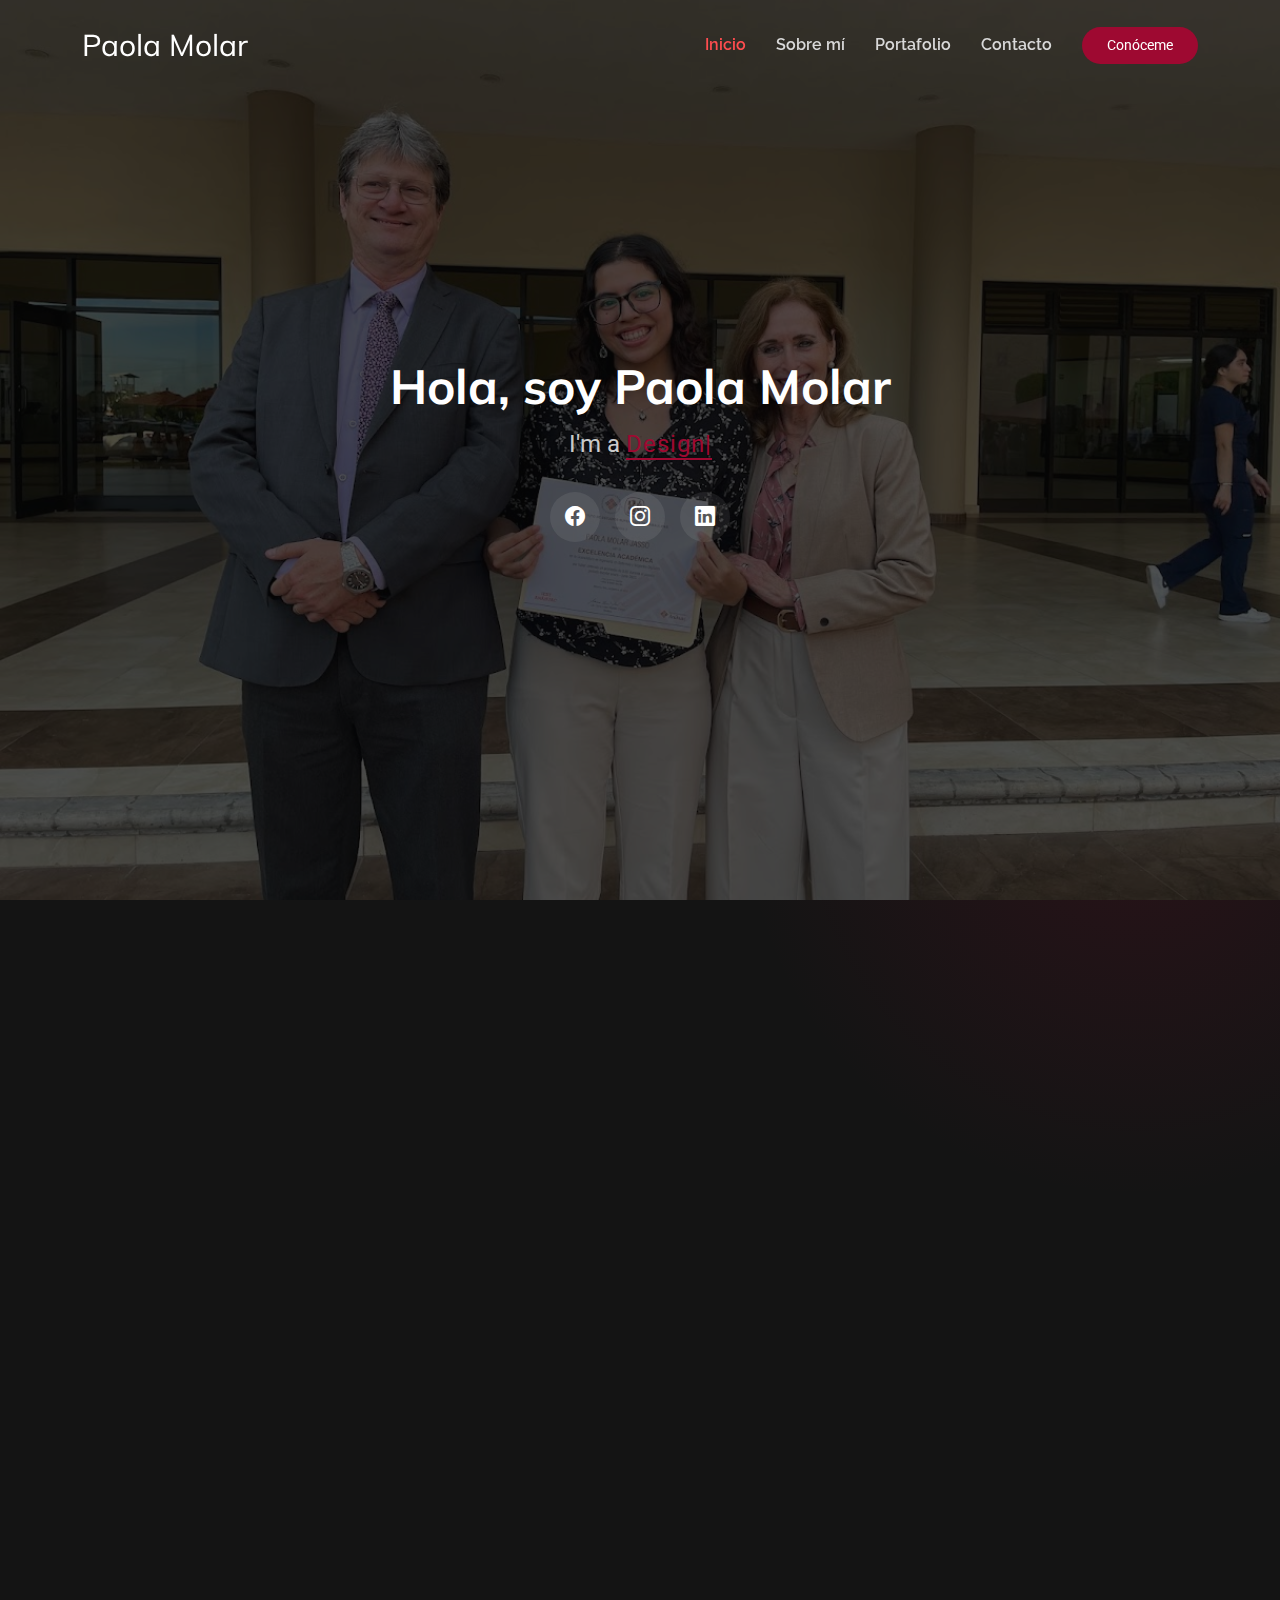
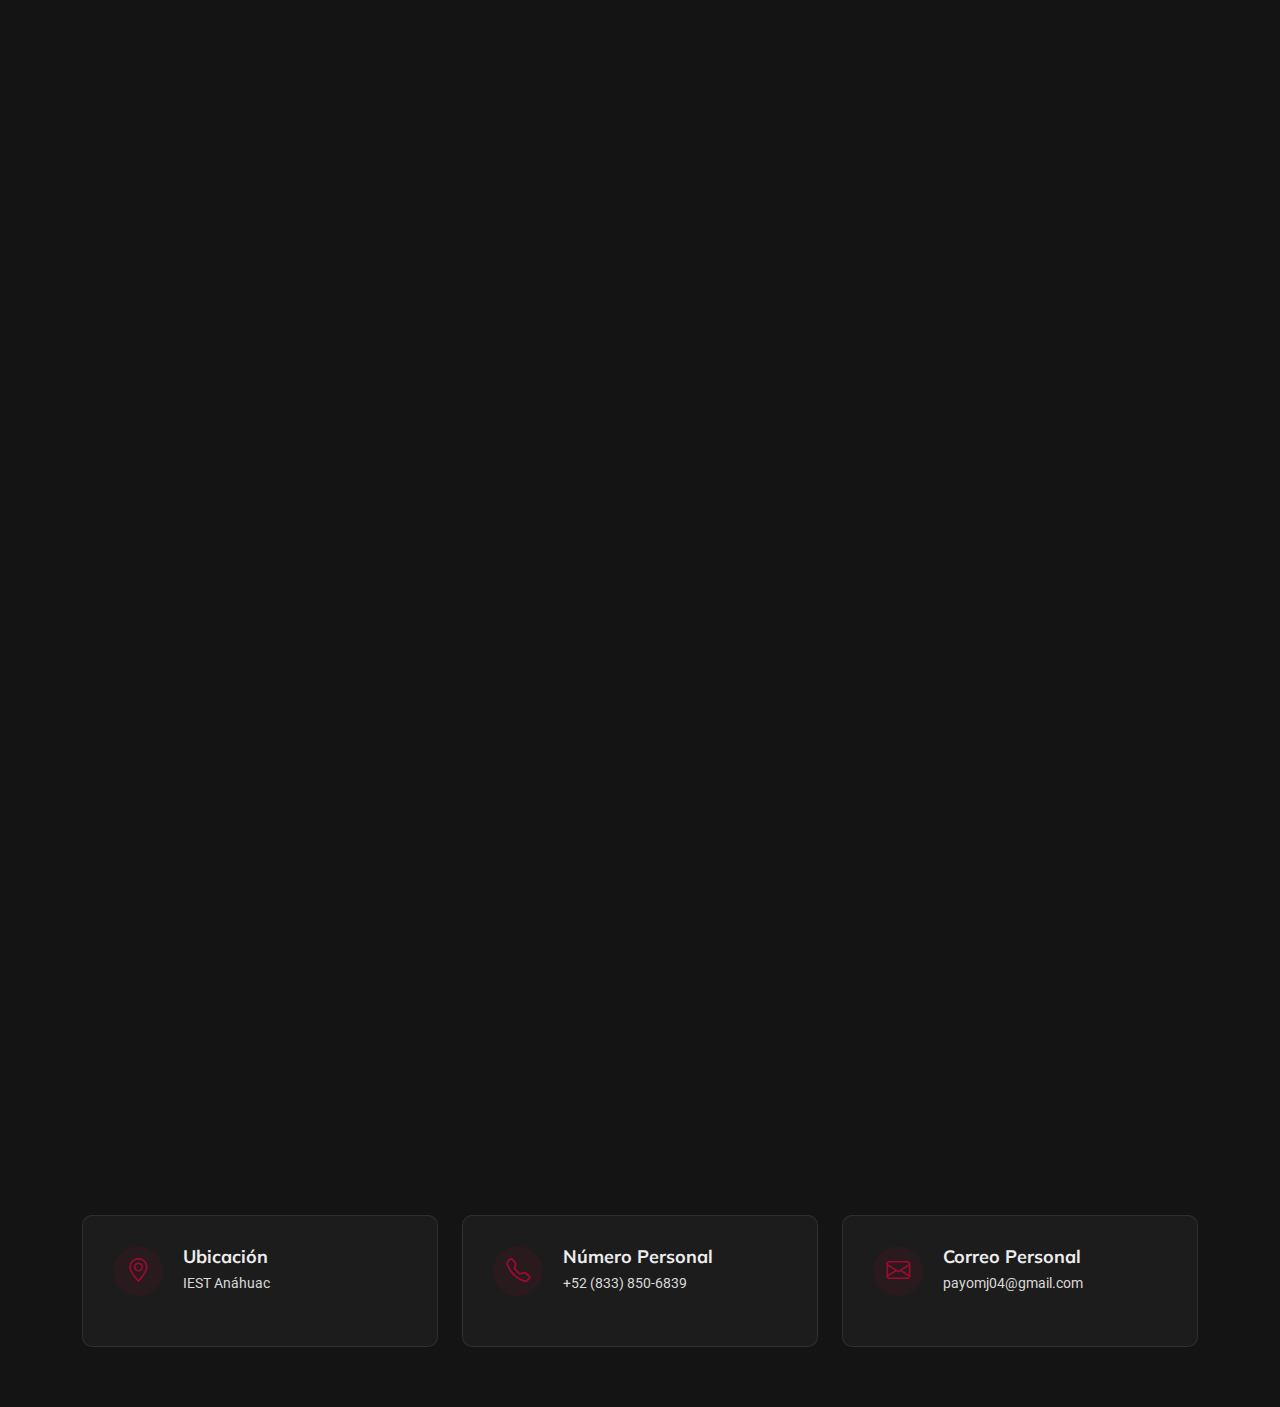
<file: index.html>
<!DOCTYPE html>
<html lang="en">

<head>
  <meta charset="utf-8">
  <meta content="width=device-width, initial-scale=1.0" name="viewport">
  <title>Index - Craftivo Bootstrap Template aura</title>
  <meta name="description" content="">
  <meta name="keywords" content="">

  <!-- Favicons -->
  <link href="assets/img/favicon.png" rel="icon">
  <link href="assets/img/apple-touch-icon.png" rel="apple-touch-icon">

  <!-- Fonts -->
  <link href="https://fonts.googleapis.com" rel="preconnect">
  <link href="https://fonts.gstatic.com" rel="preconnect" crossorigin>
  <link href="https://fonts.googleapis.com/css2?family=Roboto:ital,wght@0,100;0,300;0,400;0,500;0,700;0,900;1,100;1,300;1,400;1,500;1,700;1,900&family=Raleway:ital,wght@0,100;0,200;0,300;0,400;0,500;0,600;0,700;0,800;0,900;1,100;1,200;1,300;1,400;1,500;1,600;1,700;1,800;1,900&family=Mulish:ital,wght@0,200;0,300;0,400;0,500;0,600;0,700;0,800;0,900;1,200;1,300;1,400;1,500;1,600;1,700;1,800;1,900&display=swap" rel="stylesheet">

  <!-- Vendor CSS Files -->
  <link href="assets/vendor/bootstrap/css/bootstrap.min.css" rel="stylesheet">
  <link href="assets/vendor/bootstrap-icons/bootstrap-icons.css" rel="stylesheet">
  <link href="assets/vendor/aos/aos.css" rel="stylesheet">
  <link href="assets/vendor/glightbox/css/glightbox.min.css" rel="stylesheet">
  <link href="assets/vendor/swiper/swiper-bundle.min.css" rel="stylesheet">

  <!-- Main CSS File -->
  <link href="assets/css/main.css" rel="stylesheet">

  <!-- =======================================================
  * Template Name: Craftivo
  * Template URL: https://bootstrapmade.com/craftivo-bootstrap-portfolio-template/
  * Updated: Oct 04 2025 with Bootstrap v5.3.8
  * Author: BootstrapMade.com
  * License: https://bootstrapmade.com/license/
  ======================================================== -->
</head>

<body class="index-page">

  <header id="header" class="header d-flex align-items-center fixed-top">
    <div class="container-fluid container-xl position-relative d-flex align-items-center">

      <a href="index.html" class="logo d-flex align-items-center me-auto">
        <!-- Uncomment the line below if you also wish to use an image logo -->
        <!-- <img src="assets/img/logo.webp" alt=""> -->
        <h1 class="sitename">Paola Molar</h1>
      </a>

      <nav id="navmenu" class="navmenu">
        <ul>
          <li><a href="#hero" class="active">Inicio</a></li>
          <li><a href="#about">Sobre mí</a></li>
          <li><a href="#services">Portafolio</a></li>
          
          <li><a href="#contact">Contacto</a></li>
        </ul>
        <i class="mobile-nav-toggle d-xl-none bi bi-list"></i>
      </nav>

      <a class="btn-getstarted" href="#about">Conóceme</a>

    </div>
  </header>

  <main class="main">

    <!-- Hero Section -->
    <section id="hero" class="hero section dark-background">

      <img src="assets/img/profile/IMG_7972.jpg" alt="" data-aos="fade-in">

      <div class="container" data-aos="fade-up" data-aos-delay="100">
        <div class="row justify-content-center">
          <div class="col-lg-8 text-center">
            <h2>Hola, soy Paola Molar</h2>
            <p>I'm a <span class="typed" data-typed-items="Designer, Web Developer"></span><span class="typed-cursor" aria-hidden="true"></span></p>
            <div class="social-links">
              <a href="https://www.facebook.com/profile.php?id=100009475220238&viewas=&show_switched_toast=false&show_switched_tooltip=false&is_tour_dismissed=false&is_tour_completed=false&show_podcast_settings=false&show_community_review_changes=false&should_open_composer=false&badge_type=NEW_MEMBER&show_community_rollback_toast=false&show_community_rollback=false&show_follower_visibility_disclosure=false&bypass_exit_warning=true&locale=es_LA"><i class="bi bi-facebook"></i></a>
              <a href="https://www.instagram.com/paolamolarj?utm_source=ig_web_button_share_sheet&igsh=ZDNlZDc0MzIxNw=="><i class="bi bi-instagram"></i></a>
              <a href="https://www.linkedin.com/in/paola-molar-jasso-3b7a10395

"><i class="bi bi-linkedin"></i></a>
            </div>
          </div>
        </div>
      </div>

    </section><!-- /Hero Section -->

    <!-- About Section -->
    <section id="about" class="about section">

      <!-- Section Title -->
      <div class="container section-title" data-aos="fade-up">
        <span class="subtitle">Sobre mí</span>
        <h2>Sobre mí</h2>
        <p>Soy Paola Molar Jasso, estudiante de la carrera de Ingeniería en Sistemas y Negocios Digitales en el IEST Anáhuac y de Ingeniería en 
          Sistemas Computacionales No Escolarizada en el Instituto Tecnológico de Cd. Madero. 
        </p>
      </div><!-- End Section Title -->

      <div class="container" data-aos="fade-up" data-aos-delay="100">
<div class="row gy-5">
  <!-- PRIMERA TARJETA -->
  <div class="col-lg-4">
      <div class="card text-light" style="background-color: #6b0f1a;">
      <!-- Imagen arriba -->
      <img src="assets/img/profile/IMG_7972.jpg" class="card-img-top" alt="Foto de Paola Molar">

      <div class="card-body text-center">
        <!-- Nombre y rol -->
        <h5 class="card-title mb-1">Paola Molar</h5>
        <h6 class="text-white mb-3">Estudiante de Ing. en Sistemas y Negocios Digitales</h6>

 

        <!-- Botones de acción -->
        <div class="d-grid gap-2 mb-3">
          <!-- Descarga de CV -->
          <a href="#" class="btn btn-dark">
            <i class="bi bi-download"></i> Download CV
          </a>

          <!-- Botón que abre Gmail para escribirte -->
          <a
            href="https://mail.google.com/mail/?view=cm&fs=1&to=payomj04@gmail.com&su=Contacto%20desde%20mi%20portafolio&body=Hola%20Paola,%20vi%20tu%20perfil%20y..."
            class="btn btn-dark text-light"
            target="_blank"
          >
            <i class="bi bi-envelope"></i> Contact
          </a>
        </div>

        <!-- Redes sociales -->
        <div class="d-flex justify-content-center gap-3 fs-5">
          <a href="https://www.linkedin.com/in/paola-molar-jasso-3b7a10395" target="_blank" class="text-light">
            <i class="bi bi-linkedin"></i>
          </a>
          <a href="https://github.com/paolamolarj" target="_blank" class="text-light">
            <i class="bi bi-github"></i>
          </a>
          <a href="https://www.instagram.com/paolamolarj?utm_source=ig_web_button_share_sheet&igsh=ZDNlZDc0MzIxNw==" target="_blank" class="text-light">
            <i class="bi bi-instagram"></i>
          </a>
        </div>
      </div> <!-- card-body -->
    </div> <!-- card -->
  </div> <!-- col-lg-4 -->

  <!-- COLUMNA DERECHA: SOBRE MÍ + DETALLES -->
  <div class="col-lg-8" data-aos="fade-left" data-aos-delay="200">
    <div class="content-wrapper">
      <div class="bio-section mb-4">
        <div class="section-tag">Sobre Mí</div>
        <p>
          Mis intereses van hacia la experiencia del cliente, las bases de datos y el desarrollo web. 
          Me considero una persona aplicada y comprometida con lo que se propone. 
          Me gusta mucho aprender cosas nuevas y transmitir lo aprendido a los demás.
        </p>

        <p>
          Me interesa entrar a prácticas profesionales para aprender cómo poner mis conocimientos en práctica en la vida real 
          y seguir desarrollando mis habilidades técnicas y blandas. 
          Me considero una herramienta valiosa para cualquier equipo de trabajo, ya que me adapto y aprendo rápido, 
          trabajo a tiempo y bajo presión, y siempre busco aportar soluciones.
        </p>
      </div>

      <div class="details-grid">
        <div class="detail-item" data-aos="fade-up" data-aos-delay="250">
          <i class="bi bi-mortarboard"></i>
          <div class="detail-content">
            <span>Degree</span>
            <strong>Ing. en Sistemas y Negocios Digitales (5° semestre)</strong>
          </div>
        </div>

        <div class="detail-item" data-aos="fade-up" data-aos-delay="300">
          <i class="bi bi-geo-alt"></i>
          <div class="detail-content">
            <span>Based In</span>
            <strong>Tampico, Tamps.</strong>
          </div>
        </div>

        <div class="detail-item" data-aos="fade-up" data-aos-delay="350">
          <i class="bi bi-envelope"></i>
          <div class="detail-content">
            <span>Email</span>
            <strong>payomj04@gmail.com</strong>
          </div>
        </div>

        <div class="detail-item" data-aos="fade-up" data-aos-delay="400">
          <i class="bi bi-phone"></i>
          <div class="detail-content">
            <span>Phone</span>
            <strong>833 850 6839</strong>
          </div>
        </div>

      
      </div> <!-- details-grid -->
    </div> <!-- content-wrapper -->
  </div> <!-- col-lg-8 -->
</div> <!-- row gy-5 -->

    </section><!-- /About Section -->

    
    <!-- Services Section -->
    <section id="services" class="services section">

      <!-- Section Title -->
      <div class="container section-title" data-aos="fade-up">
        <span class="subtitle">Portafolio</span>
        <h2>Portafolio</h2>
        <p>Aquí muestro un poco de los proyectos importantes
           que he llevado a cabo a lo largo de mi carrera.
            </p>
      </div><!-- End Section Title -->

      <div class="container" data-aos="fade-up" data-aos-delay="100">

        <div class="row gy-4">
          <div class="col-lg-6 col-md-6" data-aos="zoom-in" data-aos-delay="100">
            <div class="service-item">
              <div class="icon-wrapper">
                <i class="bi bi-laptop"></i>
              </div>
              <h4>AsesoRed</h4>
              <p>Proyecto escolar sobre plataforma de asesorías
                 en el IEST Anáhuac.</p>
              <a href="asesored.html" class="read-more">
                <span>Descripción</span>
                <i class="bi bi-arrow-right"></i>
              </a>
            </div>
          </div>
          <div class="col-lg-6 col-md-6" data-aos="zoom-in" data-aos-delay="100">
            <div class="service-item">
              <div class="icon-wrapper">
                <i class="bi bi-person-bounding-box"></i>
              </div>
              <h4>Reconocimiento Facial</h4>
              <p>Proyecto escolar sobre el reconocimiento
                facial en python
              </p>
              <a href="recfac.html" class="read-more">
                <span>Descripción</span>
                <i class="bi bi-arrow-right"></i>
              </a>
            </div>
          </div>


 

      </div>

    </section><!-- /Services Section -->

    
    <!-- Contact Section -->
    <section id="contact" class="contact section">

      <!-- Section Title -->
      <div class="container section-title" data-aos="fade-up">
        <span class="subtitle">Contacto</span>
        <h2>Contacto</h2>
        <p>Para contactarme para cualquier
          duda o propuesta puedes encontrarme con la siguiente
          información
        </p>
      </div><!-- End Section Title -->

      <div class="container">
  <div class="row gy-4">
    <!-- Col 1 -->
    <div class="col-12 col-md-4">
      <div class="info-item h-100">
        <div class="icon-wrapper"><i class="bi bi-geo-alt"></i></div>
        <div>
          <h3>Ubicación</h3>
          <p>IEST Anáhuac</p>
        </div>
      </div>
    </div>

    <!-- Col 2 -->
    <div class="col-12 col-md-4">
      <div class="info-item h-100">
        <div class="icon-wrapper"><i class="bi bi-telephone"></i></div>
        <div>
          <h3>Número Personal</h3>
          <p>+52 (833) 850-6839</p>
        </div>
      </div>
    </div>

    <!-- Col 3 -->
    <div class="col-12 col-md-4">
      <div class="info-item h-100">
        <div class="icon-wrapper"><i class="bi bi-envelope"></i></div>
        <div>
          <h3>Correo Personal</h3>
          <p>payomj04@gmail.com</p>
        </div>
      </div>
    </div>
  </div>
</div>


    </section><!-- /Contact Section -->

  </main>


  <!-- Scroll Top -->
  <a href="#" id="scroll-top" class="scroll-top d-flex align-items-center justify-content-center"><i class="bi bi-arrow-up-short"></i></a>

  <!-- Preloader -->
  <div id="preloader"></div>

  <!-- Vendor JS Files -->
  <script src="assets/vendor/bootstrap/js/bootstrap.bundle.min.js"></script>
  <script src="assets/vendor/php-email-form/validate.js"></script>
  <script src="assets/vendor/aos/aos.js"></script>
  <script src="assets/vendor/typed.js/typed.umd.js"></script>
  <script src="assets/vendor/waypoints/noframework.waypoints.js"></script>
  <script src="assets/vendor/glightbox/js/glightbox.min.js"></script>
  <script src="assets/vendor/imagesloaded/imagesloaded.pkgd.min.js"></script>
  <script src="assets/vendor/isotope-layout/isotope.pkgd.min.js"></script>
  <script src="assets/vendor/swiper/swiper-bundle.min.js"></script>

  <!-- Main JS File -->
  <script src="assets/js/main.js"></script>

</body>

</html>
</file>
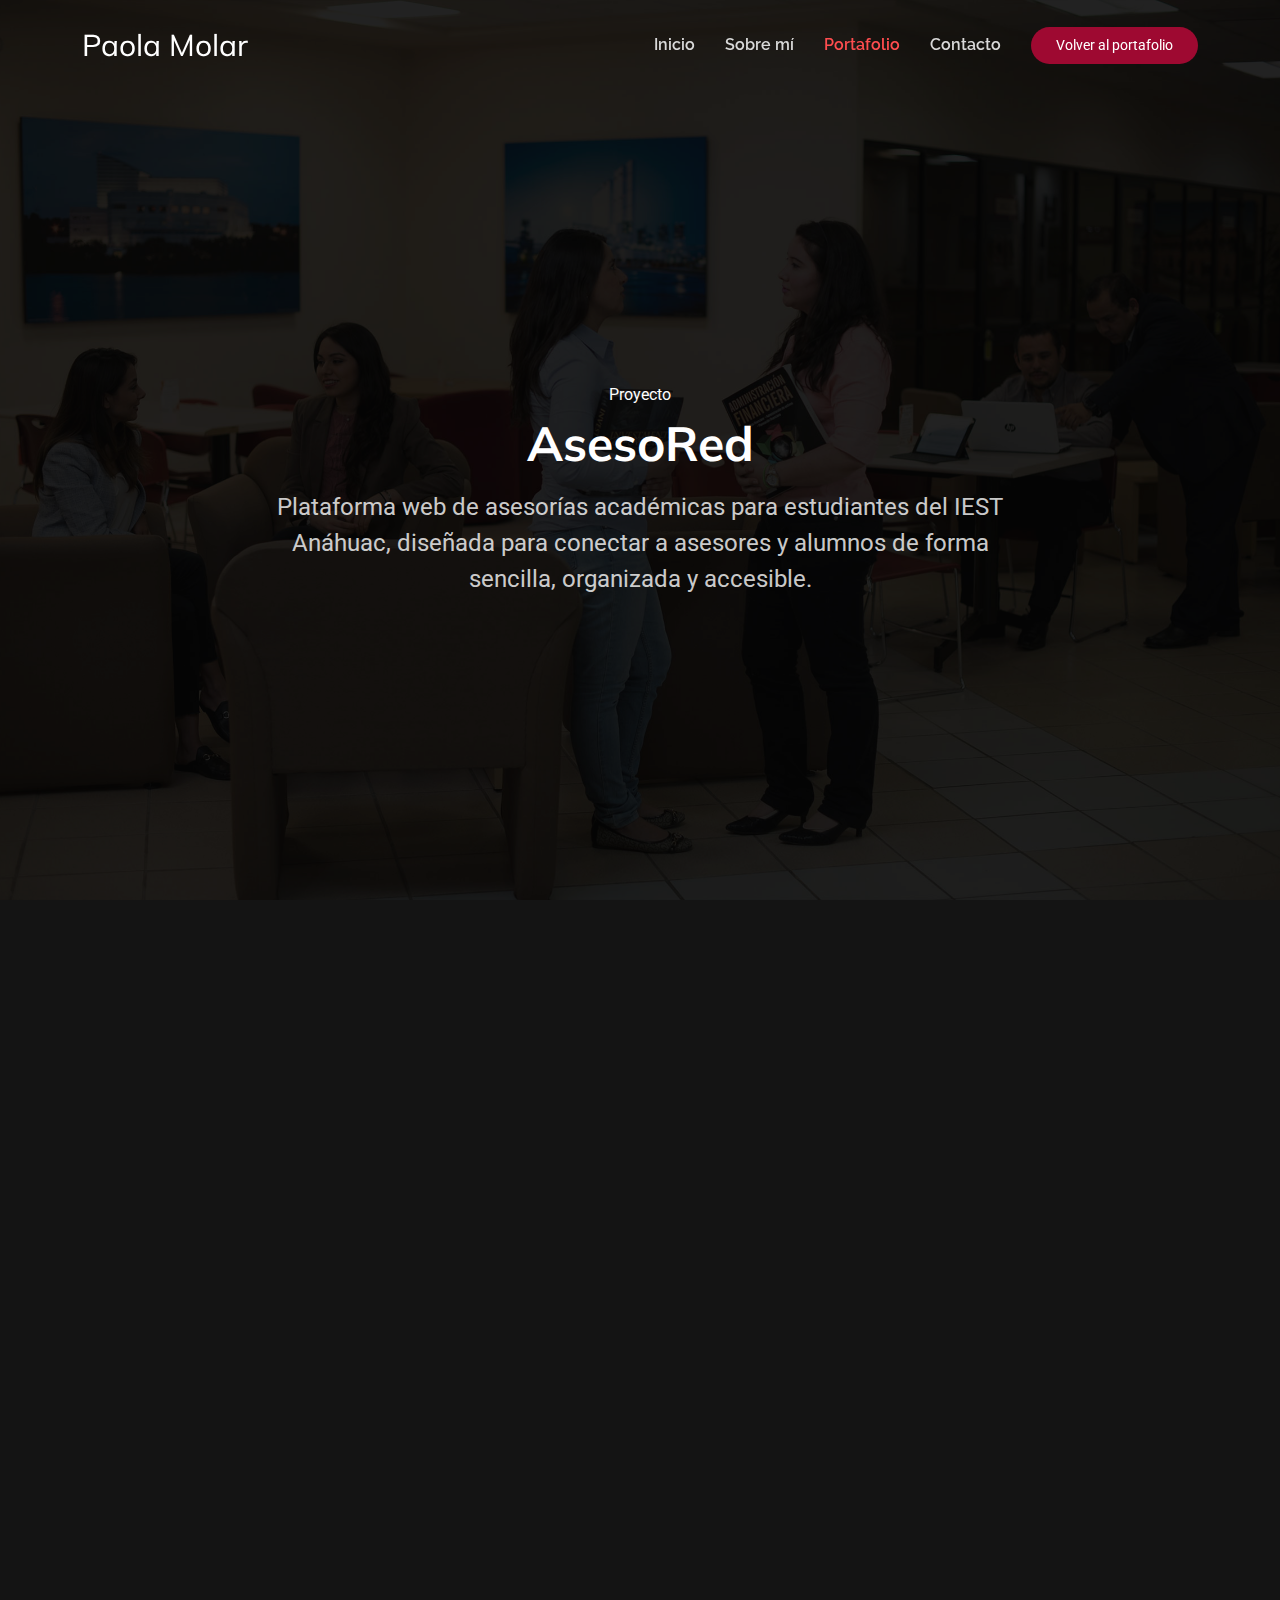
<file: asesored.html>
<!DOCTYPE html>
<html lang="en">

<head>
  <meta charset="utf-8">
  <meta content="width=device-width, initial-scale=1.0" name="viewport">
  <title>AsesoRed - Portafolio Paola Molar</title>
  <meta name="description" content="Descripción del proyecto AsesoRed, plataforma de asesorías académicas del IEST Anáhuac.">
  <meta name="keywords" content="AsesoRed, asesorías, IEST Anáhuac, proyecto escolar">

  <!-- Favicons -->
  <link href="assets/img/favicon.png" rel="icon">
  <link href="assets/img/apple-touch-icon.png" rel="apple-touch-icon">

  <!-- Fonts -->
  <link href="https://fonts.googleapis.com" rel="preconnect">
  <link href="https://fonts.gstatic.com" rel="preconnect" crossorigin>
  <link href="https://fonts.googleapis.com/css2?family=Roboto:wght@300;400;500;700;900&family=Raleway:wght@300;400;500;600;700;800;900&family=Mulish:wght@300;400;500;600;700;800&display=swap" rel="stylesheet">

  <!-- Vendor CSS Files -->
  <link href="assets/vendor/bootstrap/css/bootstrap.min.css" rel="stylesheet">
  <link href="assets/vendor/bootstrap-icons/bootstrap-icons.css" rel="stylesheet">
  <link href="assets/vendor/aos/aos.css" rel="stylesheet">
  <link href="assets/vendor/glightbox/css/glightbox.min.css" rel="stylesheet">
  <link href="assets/vendor/swiper/swiper-bundle.min.css" rel="stylesheet">

  <!-- Main CSS File -->
  <link href="assets/css/main.css" rel="stylesheet">
</head>

<body class="index-page">

  <!-- Header -->
  <header id="header" class="header d-flex align-items-center fixed-top">
    <div class="container-fluid container-xl position-relative d-flex align-items-center">

      <a href="index.html" class="logo d-flex align-items-center me-auto">
        <!-- <img src="assets/img/logo.webp" alt=""> -->
        <h1 class="sitename">Paola Molar</h1>
      </a>

      <nav id="navmenu" class="navmenu">
        <ul>
          <li><a href="index.html#hero">Inicio</a></li>
          <li><a href="index.html#about">Sobre mí</a></li>
          <li><a href="index.html#services" class="active">Portafolio</a></li>
          <li><a href="index.html#contact">Contacto</a></li>
        </ul>
        <i class="mobile-nav-toggle d-xl-none bi bi-list"></i>
      </nav>

      <a class="btn-getstarted" href="index.html#services">Volver al portafolio</a>

    </div>
  </header>
  <!-- End Header -->

  <main class="main">

    <!-- Hero / Título del Proyecto -->
    <section class="hero section dark-background" style="padding: 160px 0 80px;">
            <img src="assets/img/programas-px508c (1).jpg" alt="" data-aos="fade-in">

        <div class="container" data-aos="fade-up" data-aos-delay="100">
        <div class="row justify-content-center">
          <div class="col-lg-8 text-center">
            <span class="subtitle d-block mb-2">Proyecto</span>
            <h2>AsesoRed</h2>
            <p class="mt-3">
              Plataforma web de asesorías académicas para estudiantes del IEST Anáhuac, diseñada para conectar a asesores y alumnos
              de forma sencilla, organizada y accesible.
            </p>
          </div>
        </div>
      </div>
    </section>
    <!-- /Hero -->

    <!-- Sección de Descripción -->
    <section id="asesored" class="services section">
      <!-- Section Title -->
      <div class="container section-title" data-aos="fade-up">
        <span class="subtitle">Descripción</span>
        <h2>¿Qué es AsesoRed?</h2>
        <p>
          AsesoRed es un proyecto escolar que busca centralizar y facilitar el acceso a asesorías académicas dentro del IEST Anáhuac.
          A través de esta plataforma, los estudiantes pueden encontrar asesores por materia, revisar horarios disponibles y
          agendar asesorías de manera más clara y estructurada.
        </p>
      </div>
      <!-- End Section Title -->

      <div class="container" data-aos="fade-up" data-aos-delay="100">
        <div class="row gy-4 justify-content-center">
          <div class="col-lg-8 col-md-10">
            <div class="service-item">
              <div class="icon-wrapper">
                <i class="bi bi-laptop"></i>
              </div>
              <h4>Objetivo del proyecto</h4>
              <p>
                El objetivo principal de AsesoRed es mejorar la organización y la comunicación entre alumnos y asesores,
                ofreciendo un espacio donde puedan:
              </p>
              <ul>
                <li>Consultar qué asesores están disponibles por materia o área.</li>
                <li>Visualizar horarios y formatos de asesoría (presencial o en línea).</li>
                <li>Centralizar la información de contacto y los detalles básicos de cada asesoría.</li>
              </ul>
              <p class="mt-3">
                Este proyecto forma parte de mi portafolio como estudiante de Ingeniería en Sistemas y Negocios Digitales,
                y refleja mi interés por el desarrollo web enfocado en mejorar la experiencia de los usuarios dentro del
                entorno académico.
              </p>
              <a href="index.html#services" class="read-more mt-3 d-inline-flex align-items-center">
                <span>Volver a Portafolio</span>
                <i class="bi bi-arrow-left ms-2"></i>
              </a>
            </div>
          </div>
        </div>
      </div>
      <p> </p><p> </p>
           <div class="container" data-aos="fade-up" data-aos-delay="100">
        <div class="row gy-4 justify-content-center">
          <div class="col-lg-8 col-md-10">
      <div class="card text-light" style="background-color: hsl(20, 96%, 28%);">
      <!-- Imagen arriba -->
<img src="assets/img/Captura de pantalla 2025-11-09 210914.png" class="card-img-top" style="height: 180px; object-fit: cover;" alt="AsesoRed">

      <div class="card-body text-center">
        <!-- Nombre y rol -->
        <h5 class="card-title mb-1">Proyecto Asesored</h5>
        <h6 class="text-white mb-3">Guardamos la información de este proyecto
            dentro de un repositorio de GitHub
        </h6>

 

        <!-- Botones de acción -->
        <div class="d-grid gap-2 mb-3">
          <!-- Descarga de CV -->
          <a href="https://github.com/jesusCode-git/AsesoRed" class="btn btn-dark">
            <i class="bi bi-browser-chrome"></i> Visitar El Repositorio
          </a>
        </div>

        
      </div> <!-- card-body -->
    </div>
          </div></div></div>

    </section>
    <!-- /Sección de Descripción -->

  </main>


  <!-- Scroll Top -->
  <a href="#" id="scroll-top" class="scroll-top d-flex align-items-center justify-content-center">
    <i class="bi bi-arrow-up-short"></i>
  </a>

  <!-- Preloader -->
  <div id="preloader"></div>

  <!-- Vendor JS Files -->
  <script src="assets/vendor/bootstrap/js/bootstrap.bundle.min.js"></script>
  <script src="assets/vendor/php-email-form/validate.js"></script>
  <script src="assets/vendor/aos/aos.js"></script>
  <script src="assets/vendor/typed.js/typed.umd.js"></script>
  <script src="assets/vendor/waypoints/noframework.waypoints.js"></script>
  <script src="assets/vendor/glightbox/js/glightbox.min.js"></script>
  <script src="assets/vendor/imagesloaded/imagesloaded.pkgd.min.js"></script>
  <script src="assets/vendor/isotope-layout/isotope.pkgd.min.js"></script>
  <script src="assets/vendor/swiper/swiper-bundle.min.js"></script>

  <!-- Main JS File -->
  <script src="assets/js/main.js"></script>


</body>

</html>
</file>
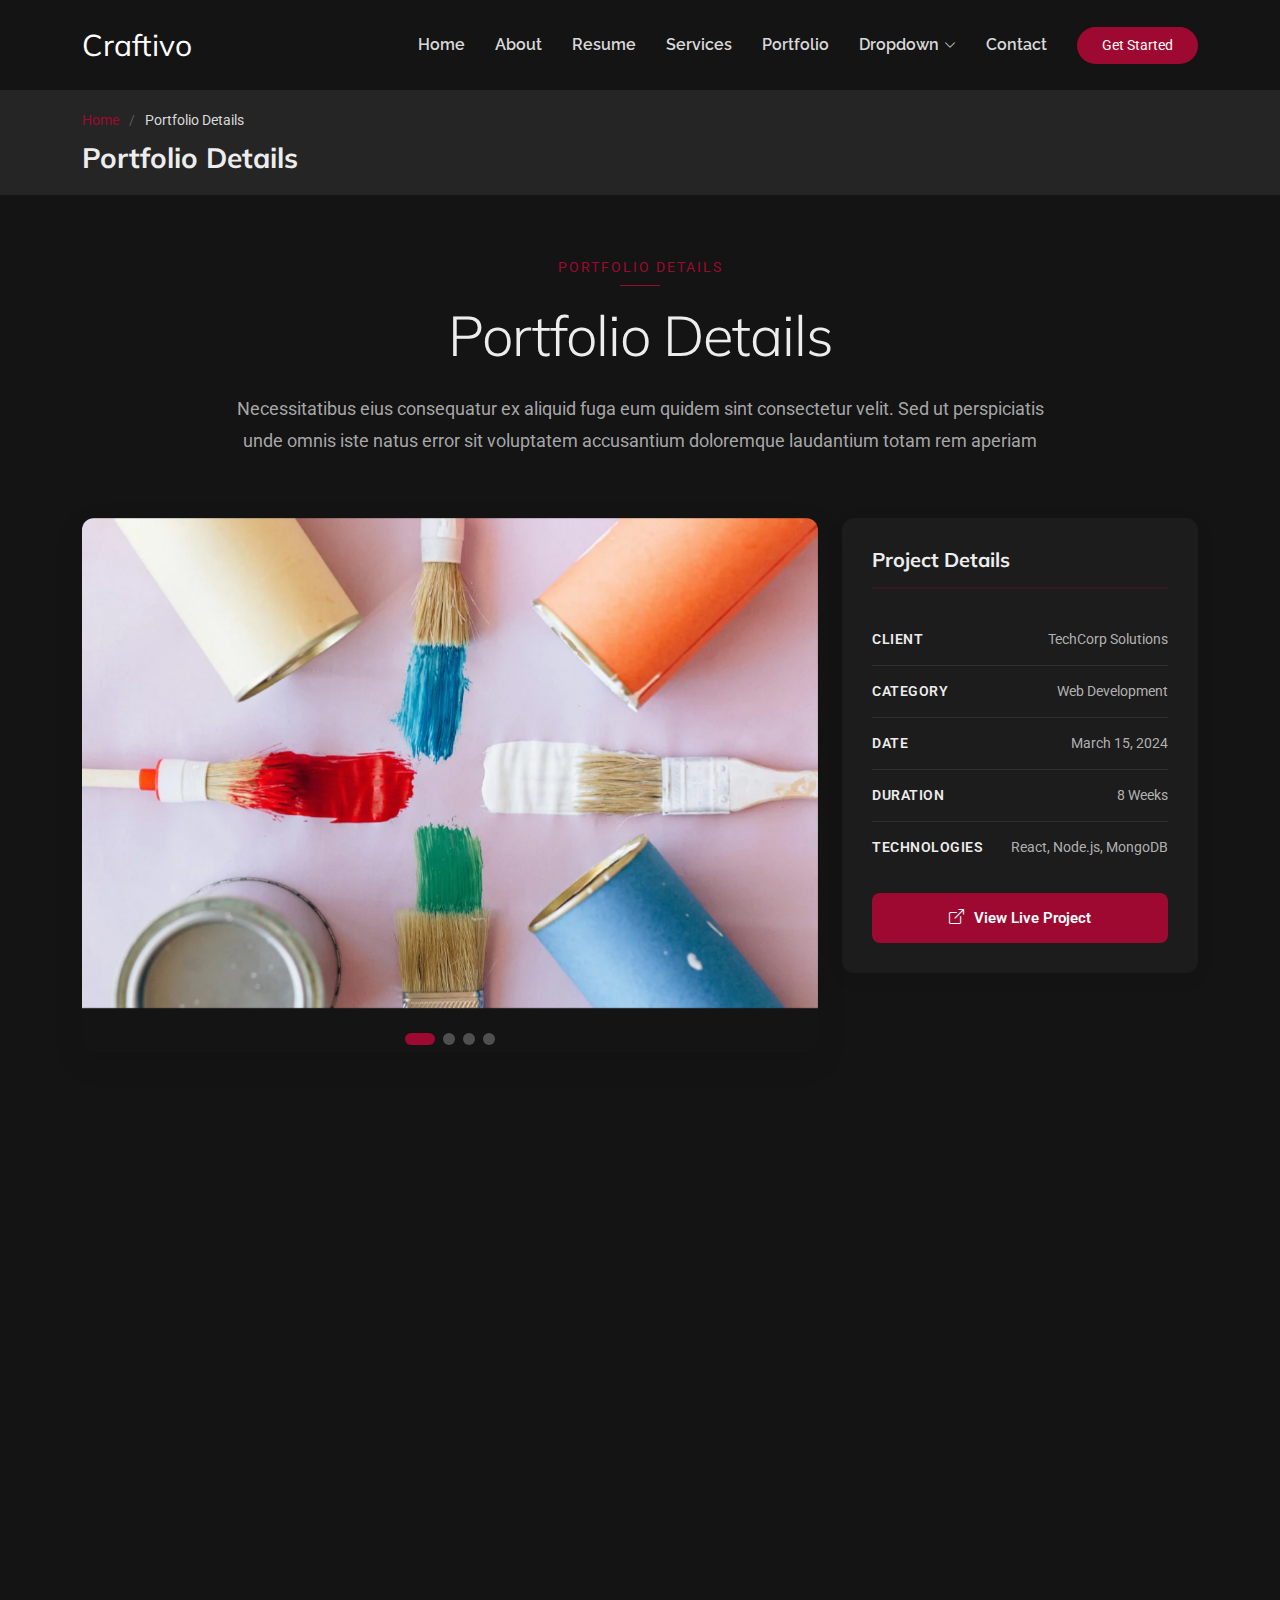
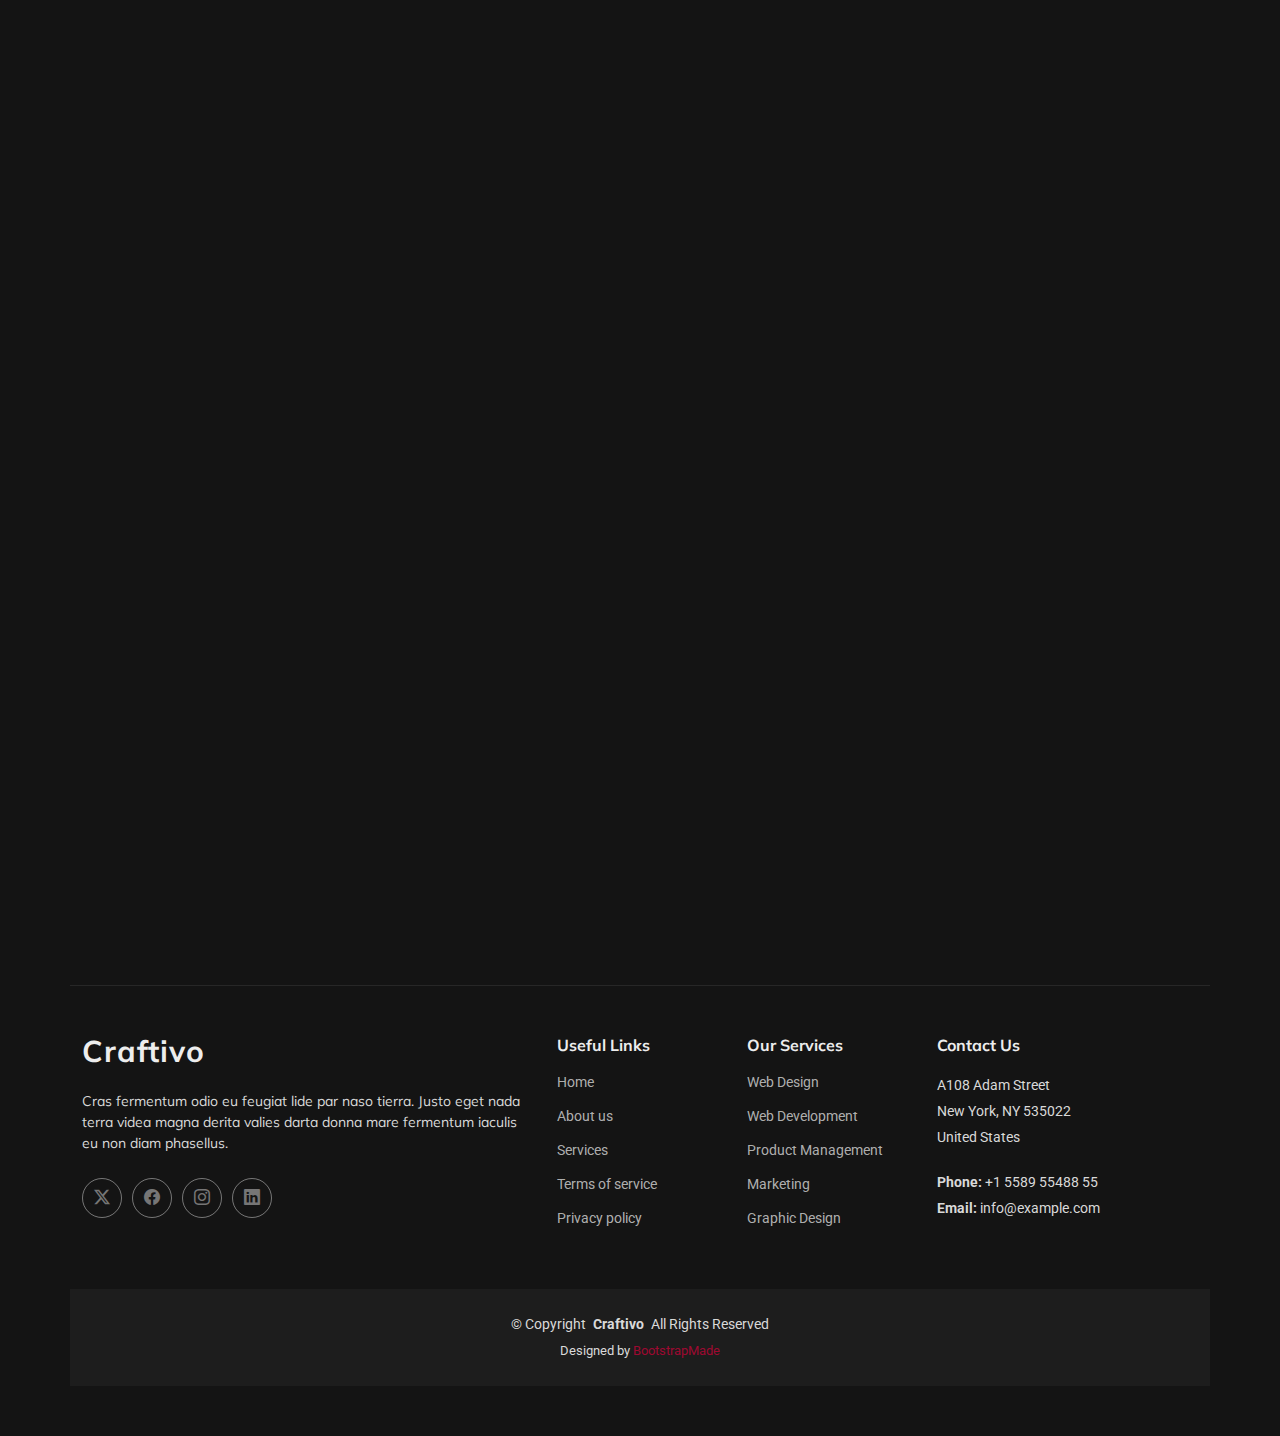
<file: portfolio-details.html>
<!DOCTYPE html>
<html lang="en">

<head>
  <meta charset="utf-8">
  <meta content="width=device-width, initial-scale=1.0" name="viewport">
  <title>Portfolio Details - Craftivo Bootstrap Template</title>
  <meta name="description" content="">
  <meta name="keywords" content="">

  <!-- Favicons -->
  <link href="assets/img/favicon.png" rel="icon">
  <link href="assets/img/apple-touch-icon.png" rel="apple-touch-icon">

  <!-- Fonts -->
  <link href="https://fonts.googleapis.com" rel="preconnect">
  <link href="https://fonts.gstatic.com" rel="preconnect" crossorigin>
  <link href="https://fonts.googleapis.com/css2?family=Roboto:ital,wght@0,100;0,300;0,400;0,500;0,700;0,900;1,100;1,300;1,400;1,500;1,700;1,900&family=Raleway:ital,wght@0,100;0,200;0,300;0,400;0,500;0,600;0,700;0,800;0,900;1,100;1,200;1,300;1,400;1,500;1,600;1,700;1,800;1,900&family=Mulish:ital,wght@0,200;0,300;0,400;0,500;0,600;0,700;0,800;0,900;1,200;1,300;1,400;1,500;1,600;1,700;1,800;1,900&display=swap" rel="stylesheet">

  <!-- Vendor CSS Files -->
  <link href="assets/vendor/bootstrap/css/bootstrap.min.css" rel="stylesheet">
  <link href="assets/vendor/bootstrap-icons/bootstrap-icons.css" rel="stylesheet">
  <link href="assets/vendor/aos/aos.css" rel="stylesheet">
  <link href="assets/vendor/glightbox/css/glightbox.min.css" rel="stylesheet">
  <link href="assets/vendor/swiper/swiper-bundle.min.css" rel="stylesheet">

  <!-- Main CSS File -->
  <link href="assets/css/main.css" rel="stylesheet">

  <!-- =======================================================
  * Template Name: Craftivo
  * Template URL: https://bootstrapmade.com/craftivo-bootstrap-portfolio-template/
  * Updated: Oct 04 2025 with Bootstrap v5.3.8
  * Author: BootstrapMade.com
  * License: https://bootstrapmade.com/license/
  ======================================================== -->
</head>

<body class="portfolio-details-page">

  <header id="header" class="header d-flex align-items-center sticky-top">
    <div class="container-fluid container-xl position-relative d-flex align-items-center">

      <a href="index.html" class="logo d-flex align-items-center me-auto">
        <!-- Uncomment the line below if you also wish to use an image logo -->
        <!-- <img src="assets/img/logo.webp" alt=""> -->
        <h1 class="sitename">Craftivo</h1>
      </a>

      <nav id="navmenu" class="navmenu">
        <ul>
          <li><a href="#hero">Home</a></li>
          <li><a href="#about">About</a></li>
          <li><a href="#resume">Resume</a></li>
          <li><a href="#services">Services</a></li>
          <li><a href="#portfolio">Portfolio</a></li>
          <li class="dropdown"><a href="#"><span>Dropdown</span> <i class="bi bi-chevron-down toggle-dropdown"></i></a>
            <ul>
              <li><a href="#">Dropdown 1</a></li>
              <li class="dropdown"><a href="#"><span>Deep Dropdown</span> <i class="bi bi-chevron-down toggle-dropdown"></i></a>
                <ul>
                  <li><a href="#">Deep Dropdown 1</a></li>
                  <li><a href="#">Deep Dropdown 2</a></li>
                  <li><a href="#">Deep Dropdown 3</a></li>
                  <li><a href="#">Deep Dropdown 4</a></li>
                  <li><a href="#">Deep Dropdown 5</a></li>
                </ul>
              </li>
              <li><a href="#">Dropdown 2</a></li>
              <li><a href="#">Dropdown 3</a></li>
              <li><a href="#">Dropdown 4</a></li>
            </ul>
          </li>
          <li><a href="#contact">Contact</a></li>
        </ul>
        <i class="mobile-nav-toggle d-xl-none bi bi-list"></i>
      </nav>

      <a class="btn-getstarted" href="#about">Get Started</a>

    </div>
  </header>

  <main class="main">

    <!-- Page Title -->
    <div class="page-title light-background">
      <div class="container">
        <nav class="breadcrumbs">
          <ol>
            <li><a href="index.html">Home</a></li>
            <li class="current">Portfolio Details</li>
          </ol>
        </nav>
        <h1>Portfolio Details</h1>
      </div>
    </div><!-- End Page Title -->

    <!-- Portfolio Details Section -->
    <section id="portfolio-details" class="portfolio-details section">

      <!-- Section Title -->
      <div class="container section-title" data-aos="fade-up">
        <span class="subtitle">Portfolio Details</span>
        <h2>Portfolio Details</h2>
        <p>Necessitatibus eius consequatur ex aliquid fuga eum quidem sint consectetur velit. Sed ut perspiciatis unde omnis iste natus error sit voluptatem accusantium doloremque laudantium totam rem aperiam</p>
      </div><!-- End Section Title -->

      <div class="container" data-aos="fade-up" data-aos-delay="100">

        <div class="row gy-5">

          <div class="col-lg-8">

            <div class="portfolio-details-slider swiper init-swiper">
              <script type="application/json" class="swiper-config">
                {
                  "loop": true,
                  "speed": 600,
                  "autoplay": {
                    "delay": 4000
                  },
                  "slidesPerView": 1,
                  "spaceBetween": 0,
                  "effect": "fade",
                  "pagination": {
                    "el": ".swiper-pagination",
                    "type": "bullets",
                    "clickable": true
                  }
                }
              </script>
              <div class="swiper-wrapper">

                <div class="swiper-slide">
                  <img src="assets/img/portfolio/portfolio-3.webp" alt="Portfolio Image" class="img-fluid">
                </div>

                <div class="swiper-slide">
                  <img src="assets/img/portfolio/portfolio-6.webp" alt="Portfolio Image" class="img-fluid">
                </div>

                <div class="swiper-slide">
                  <img src="assets/img/portfolio/portfolio-9.webp" alt="Portfolio Image" class="img-fluid">
                </div>

                <div class="swiper-slide">
                  <img src="assets/img/portfolio/portfolio-11.webp" alt="Portfolio Image" class="img-fluid">
                </div>

              </div>
              <div class="swiper-pagination"></div>
            </div>

            <div class="portfolio-content" data-aos="fade-up" data-aos-delay="200">
              <h2>Innovative Digital Platform</h2>

              <div class="meta-info">
                <span class="date"><i class="bi bi-calendar"></i> March 15, 2024</span>
                <span class="category"><i class="bi bi-tag"></i> Web Development</span>
                <span class="client"><i class="bi bi-building"></i> TechCorp Solutions</span>
              </div>

              <p>
                Lorem ipsum dolor sit amet, consectetur adipiscing elit, sed do eiusmod tempor incididunt ut labore et dolore magna aliqua. Ut enim ad minim veniam, quis nostrud exercitation ullamco laboris nisi ut aliquip ex ea commodo consequat.
              </p>

              <h3>Project Overview</h3>
              <p>
                Duis aute irure dolor in reprehenderit in voluptate velit esse cillum dolore eu fugiat nulla pariatur. Excepteur sint occaecat cupidatat non proident, sunt in culpa qui officia deserunt mollit anim id est laborum. Sed ut perspiciatis unde omnis iste natus error sit voluptatem accusantium doloremque laudantium.
              </p>

              <div class="highlights-box">
                <h4>Key Highlights</h4>
                <ul>
                  <li><i class="bi bi-check-circle"></i> Responsive design across all devices</li>
                  <li><i class="bi bi-check-circle"></i> Advanced user authentication system</li>
                  <li><i class="bi bi-check-circle"></i> Real-time data synchronization</li>
                  <li><i class="bi bi-check-circle"></i> Optimized performance and loading speed</li>
                  <li><i class="bi bi-check-circle"></i> Comprehensive admin dashboard</li>
                </ul>
              </div>

              <h3>Technical Implementation</h3>
              <p>
                Totam rem aperiam, eaque ipsa quae ab illo inventore veritatis et quasi architecto beatae vitae dicta sunt explicabo. Nemo enim ipsam voluptatem quia voluptas sit aspernatur aut odit aut fugit, sed quia consequuntur magni dolores eos qui ratione voluptatem sequi nesciunt.
              </p>

              <blockquote>
                <i class="bi bi-quote quote-icon"></i>
                <p>
                  Neque porro quisquam est, qui dolorem ipsum quia dolor sit amet, consectetur, adipisci velit, sed quia non numquam eius modi tempora incidunt ut labore et dolore magnam aliquam quaerat voluptatem.
                </p>
                <div class="author">
                  <img src="assets/img/person/person-m-7.webp" alt="Author">
                  <div class="author-info">
                    <h5>Michael Anderson</h5>
                    <span>Project Lead</span>
                  </div>
                </div>
              </blockquote>

              <p>
                At vero eos et accusamus et iusto odio dignissimos ducimus qui blanditiis praesentium voluptatum deleniti atque corrupti quos dolores et quas molestias excepturi sint occaecati cupiditate non provident, similique sunt in culpa qui officia deserunt mollitia animi.
              </p>

            </div>

          </div>

          <div class="col-lg-4">

            <div class="sidebar" data-aos="fade-up" data-aos-delay="200">

              <div class="info-card">
                <h3>Project Details</h3>
                <div class="info-item">
                  <span class="label">Client</span>
                  <span class="value">TechCorp Solutions</span>
                </div>
                <div class="info-item">
                  <span class="label">Category</span>
                  <span class="value">Web Development</span>
                </div>
                <div class="info-item">
                  <span class="label">Date</span>
                  <span class="value">March 15, 2024</span>
                </div>
                <div class="info-item">
                  <span class="label">Duration</span>
                  <span class="value">8 Weeks</span>
                </div>
                <div class="info-item">
                  <span class="label">Technologies</span>
                  <span class="value">React, Node.js, MongoDB</span>
                </div>
                <a href="https://www.example.com" class="btn-primary" target="_blank">
                  <i class="bi bi-box-arrow-up-right"></i> View Live Project
                </a>
              </div>

              <div class="share-card" data-aos="fade-up" data-aos-delay="300">
                <h3>Share This Project</h3>
                <div class="social-links">
                  <a href="#" class="facebook"><i class="bi bi-facebook"></i></a>
                  <a href="#" class="twitter"><i class="bi bi-twitter"></i></a>
                  <a href="#" class="linkedin"><i class="bi bi-linkedin"></i></a>
                  <a href="#" class="pinterest"><i class="bi bi-pinterest"></i></a>
                </div>
              </div>

              <div class="tags-card" data-aos="fade-up" data-aos-delay="400">
                <h3>Tags</h3>
                <div class="tags">
                  <a href="#">Design</a>
                  <a href="#">Development</a>
                  <a href="#">React</a>
                  <a href="#">UX/UI</a>
                  <a href="#">Frontend</a>
                  <a href="#">Backend</a>
                </div>
              </div>

            </div>

          </div>

        </div>

      </div>

    </section><!-- /Portfolio Details Section -->

  </main>

  <footer id="footer" class="footer">

    <div class="container footer-top">
      <div class="row gy-4">
        <div class="col-lg-5 col-md-12 footer-about">
          <a href="index.html" class="logo d-flex align-items-center">
            <span class="sitename">Craftivo</span>
          </a>
          <p>Cras fermentum odio eu feugiat lide par naso tierra. Justo eget nada terra videa magna derita valies darta donna mare fermentum iaculis eu non diam phasellus.</p>
          <div class="social-links d-flex mt-4">
            <a href=""><i class="bi bi-twitter-x"></i></a>
            <a href=""><i class="bi bi-facebook"></i></a>
            <a href=""><i class="bi bi-instagram"></i></a>
            <a href=""><i class="bi bi-linkedin"></i></a>
          </div>
        </div>

        <div class="col-lg-2 col-6 footer-links">
          <h4>Useful Links</h4>
          <ul>
            <li><a href="#">Home</a></li>
            <li><a href="#">About us</a></li>
            <li><a href="#">Services</a></li>
            <li><a href="#">Terms of service</a></li>
            <li><a href="#">Privacy policy</a></li>
          </ul>
        </div>

        <div class="col-lg-2 col-6 footer-links">
          <h4>Our Services</h4>
          <ul>
            <li><a href="#">Web Design</a></li>
            <li><a href="#">Web Development</a></li>
            <li><a href="#">Product Management</a></li>
            <li><a href="#">Marketing</a></li>
            <li><a href="#">Graphic Design</a></li>
          </ul>
        </div>

        <div class="col-lg-3 col-md-12 footer-contact text-center text-md-start">
          <h4>Contact Us</h4>
          <p>A108 Adam Street</p>
          <p>New York, NY 535022</p>
          <p>United States</p>
          <p class="mt-4"><strong>Phone:</strong> <span>+1 5589 55488 55</span></p>
          <p><strong>Email:</strong> <span>info@example.com</span></p>
        </div>

      </div>
    </div>

    <div class="container copyright text-center mt-4">
      <p>© <span>Copyright</span> <strong class="px-1 sitename">Craftivo</strong> <span>All Rights Reserved</span></p>
      <div class="credits">
        <!-- All the links in the footer should remain intact. -->
        <!-- You can delete the links only if you've purchased the pro version. -->
        <!-- Licensing information: https://bootstrapmade.com/license/ -->
        <!-- Purchase the pro version with working PHP/AJAX contact form: [buy-url] -->
        Designed by <a href="https://bootstrapmade.com/">BootstrapMade</a>
      </div>
    </div>

  </footer>

  <!-- Scroll Top -->
  <a href="#" id="scroll-top" class="scroll-top d-flex align-items-center justify-content-center"><i class="bi bi-arrow-up-short"></i></a>

  <!-- Preloader -->
  <div id="preloader"></div>

  <!-- Vendor JS Files -->
  <script src="assets/vendor/bootstrap/js/bootstrap.bundle.min.js"></script>
  <script src="assets/vendor/php-email-form/validate.js"></script>
  <script src="assets/vendor/aos/aos.js"></script>
  <script src="assets/vendor/typed.js/typed.umd.js"></script>
  <script src="assets/vendor/waypoints/noframework.waypoints.js"></script>
  <script src="assets/vendor/glightbox/js/glightbox.min.js"></script>
  <script src="assets/vendor/imagesloaded/imagesloaded.pkgd.min.js"></script>
  <script src="assets/vendor/isotope-layout/isotope.pkgd.min.js"></script>
  <script src="assets/vendor/swiper/swiper-bundle.min.js"></script>

  <!-- Main JS File -->
  <script src="assets/js/main.js"></script>

</body>

</html>
</file>
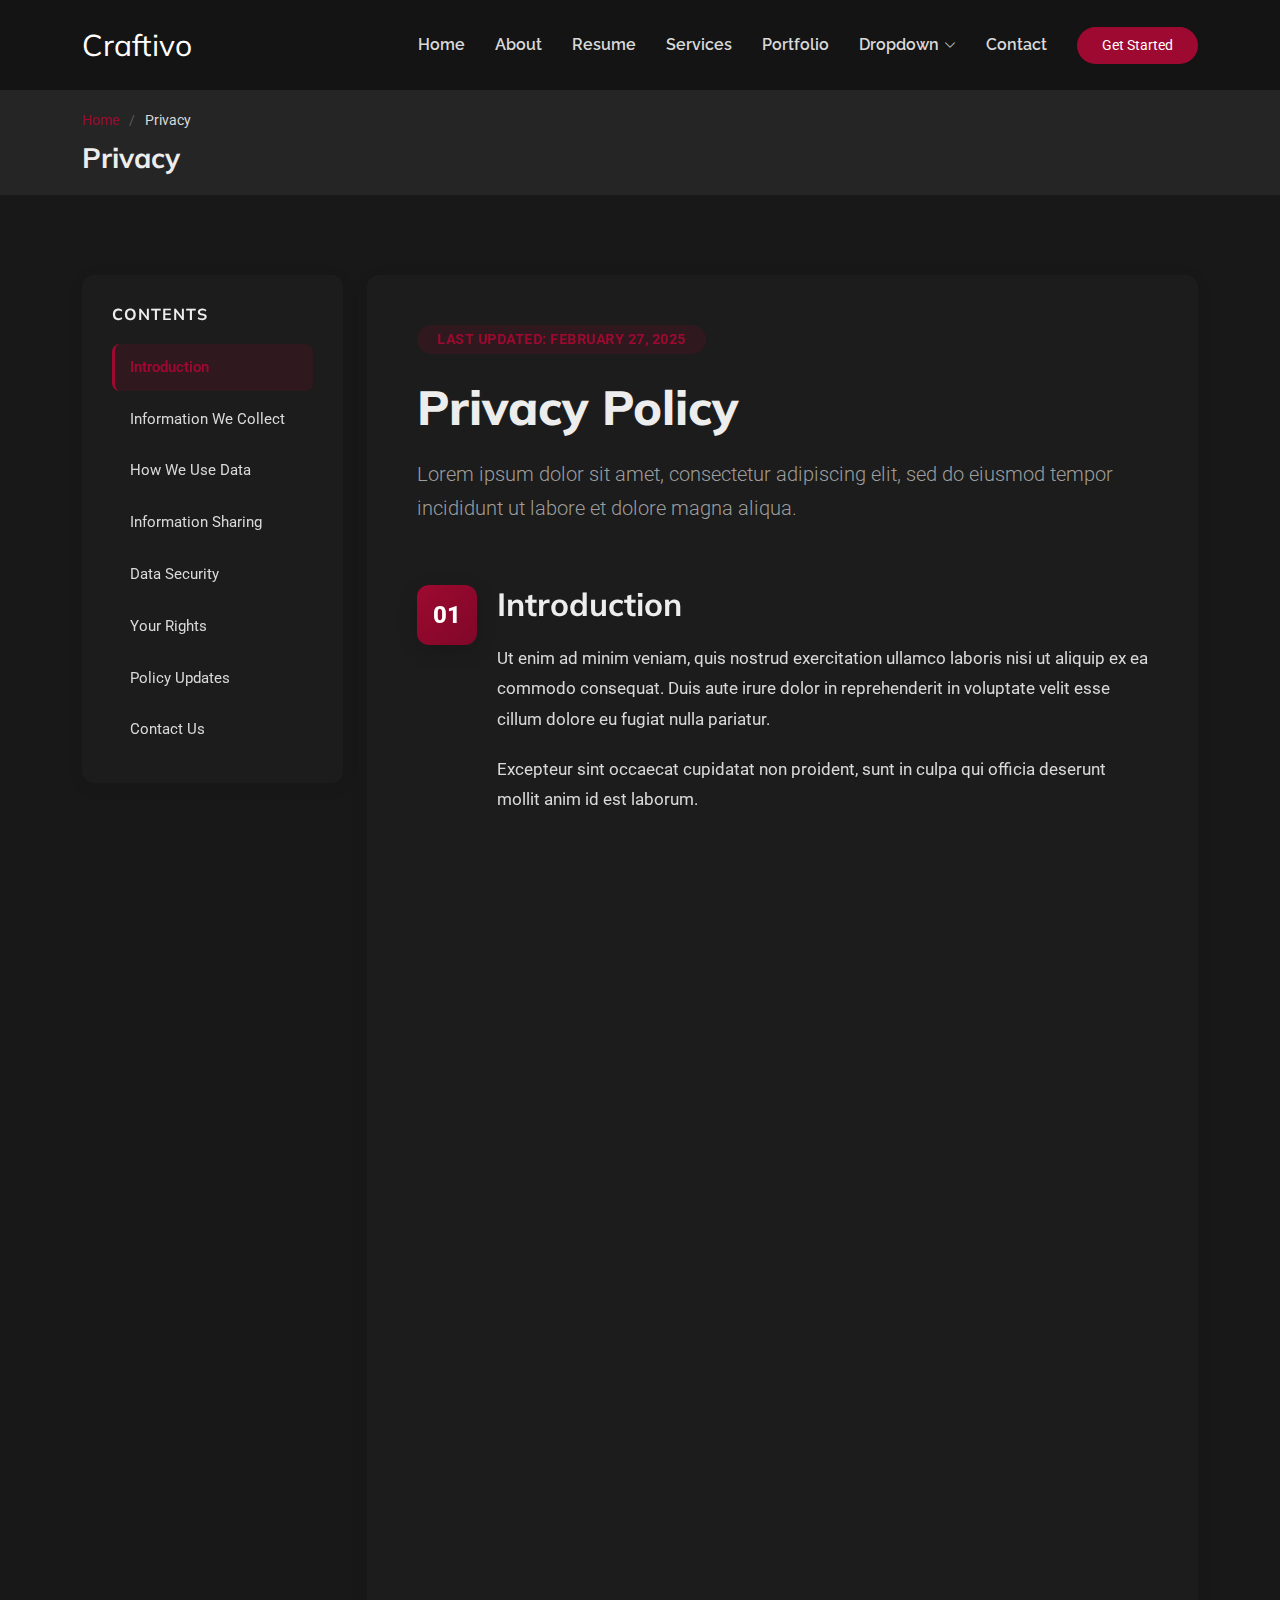
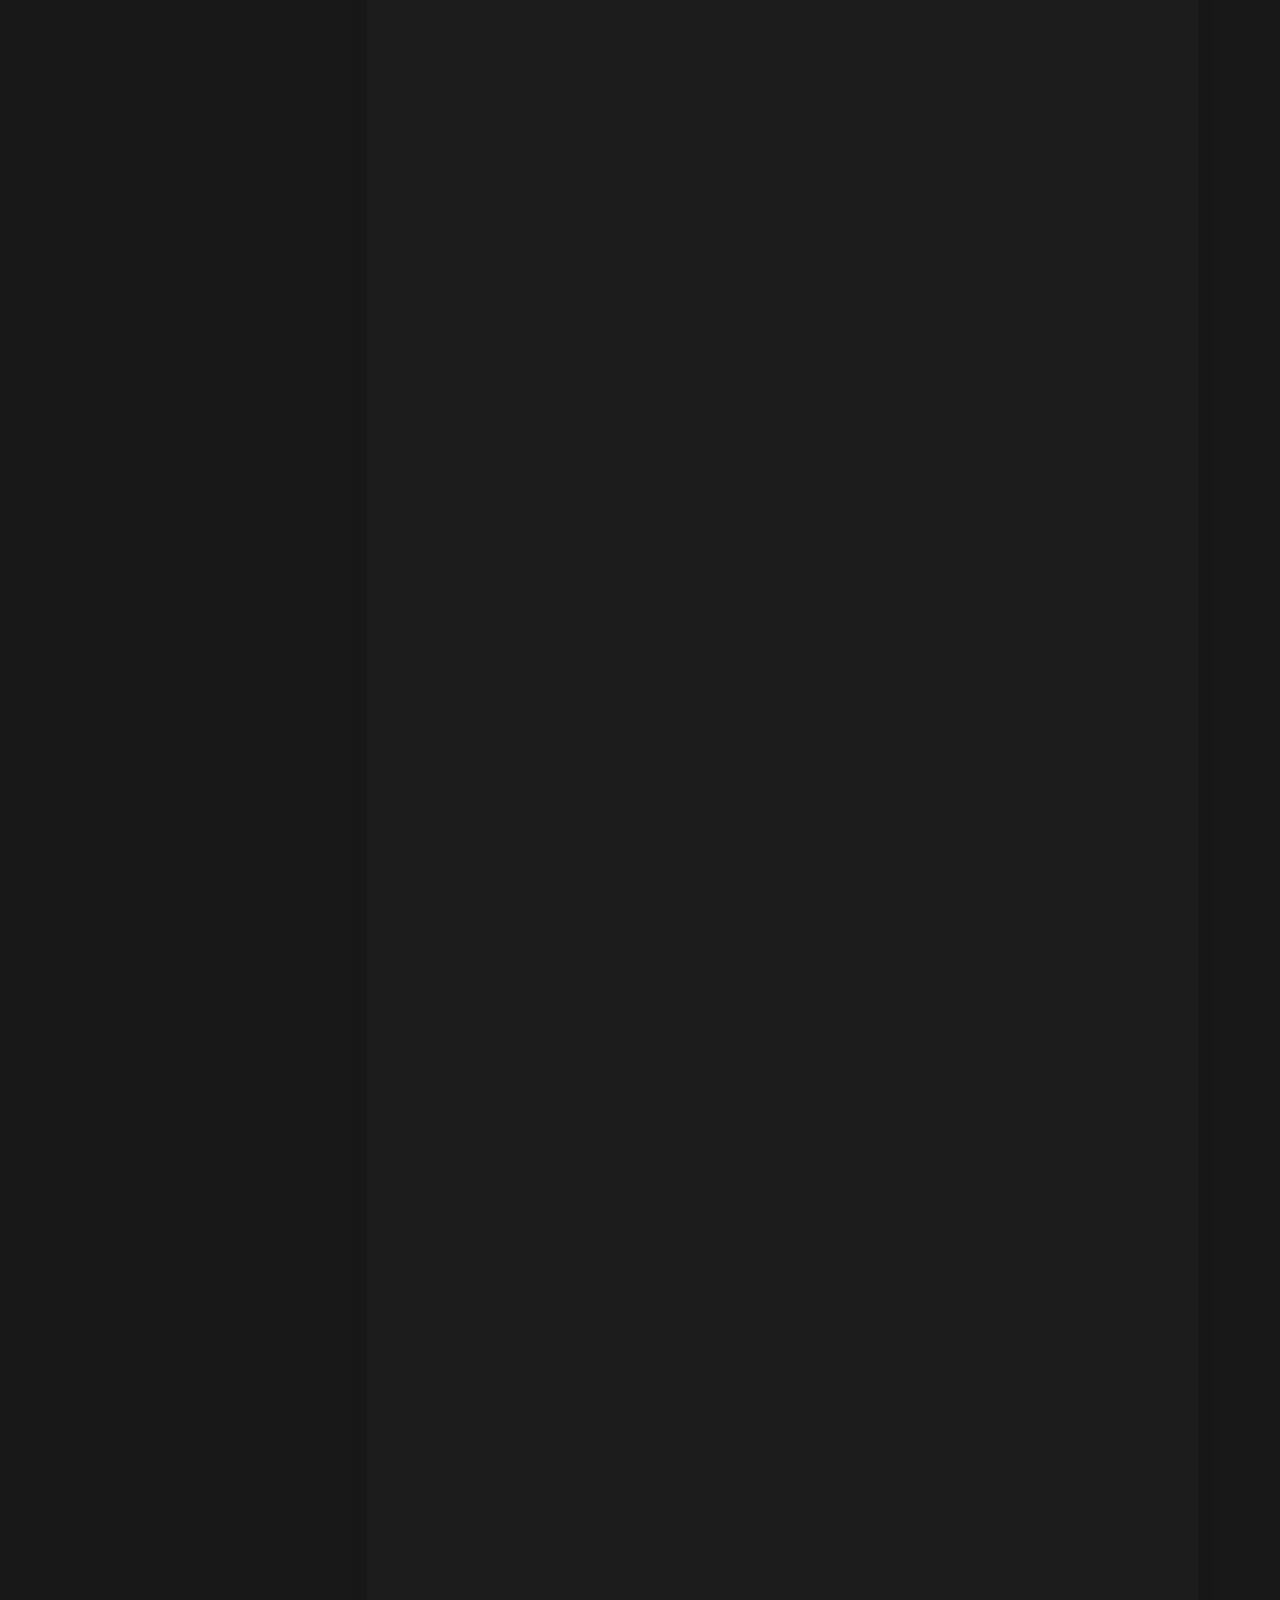
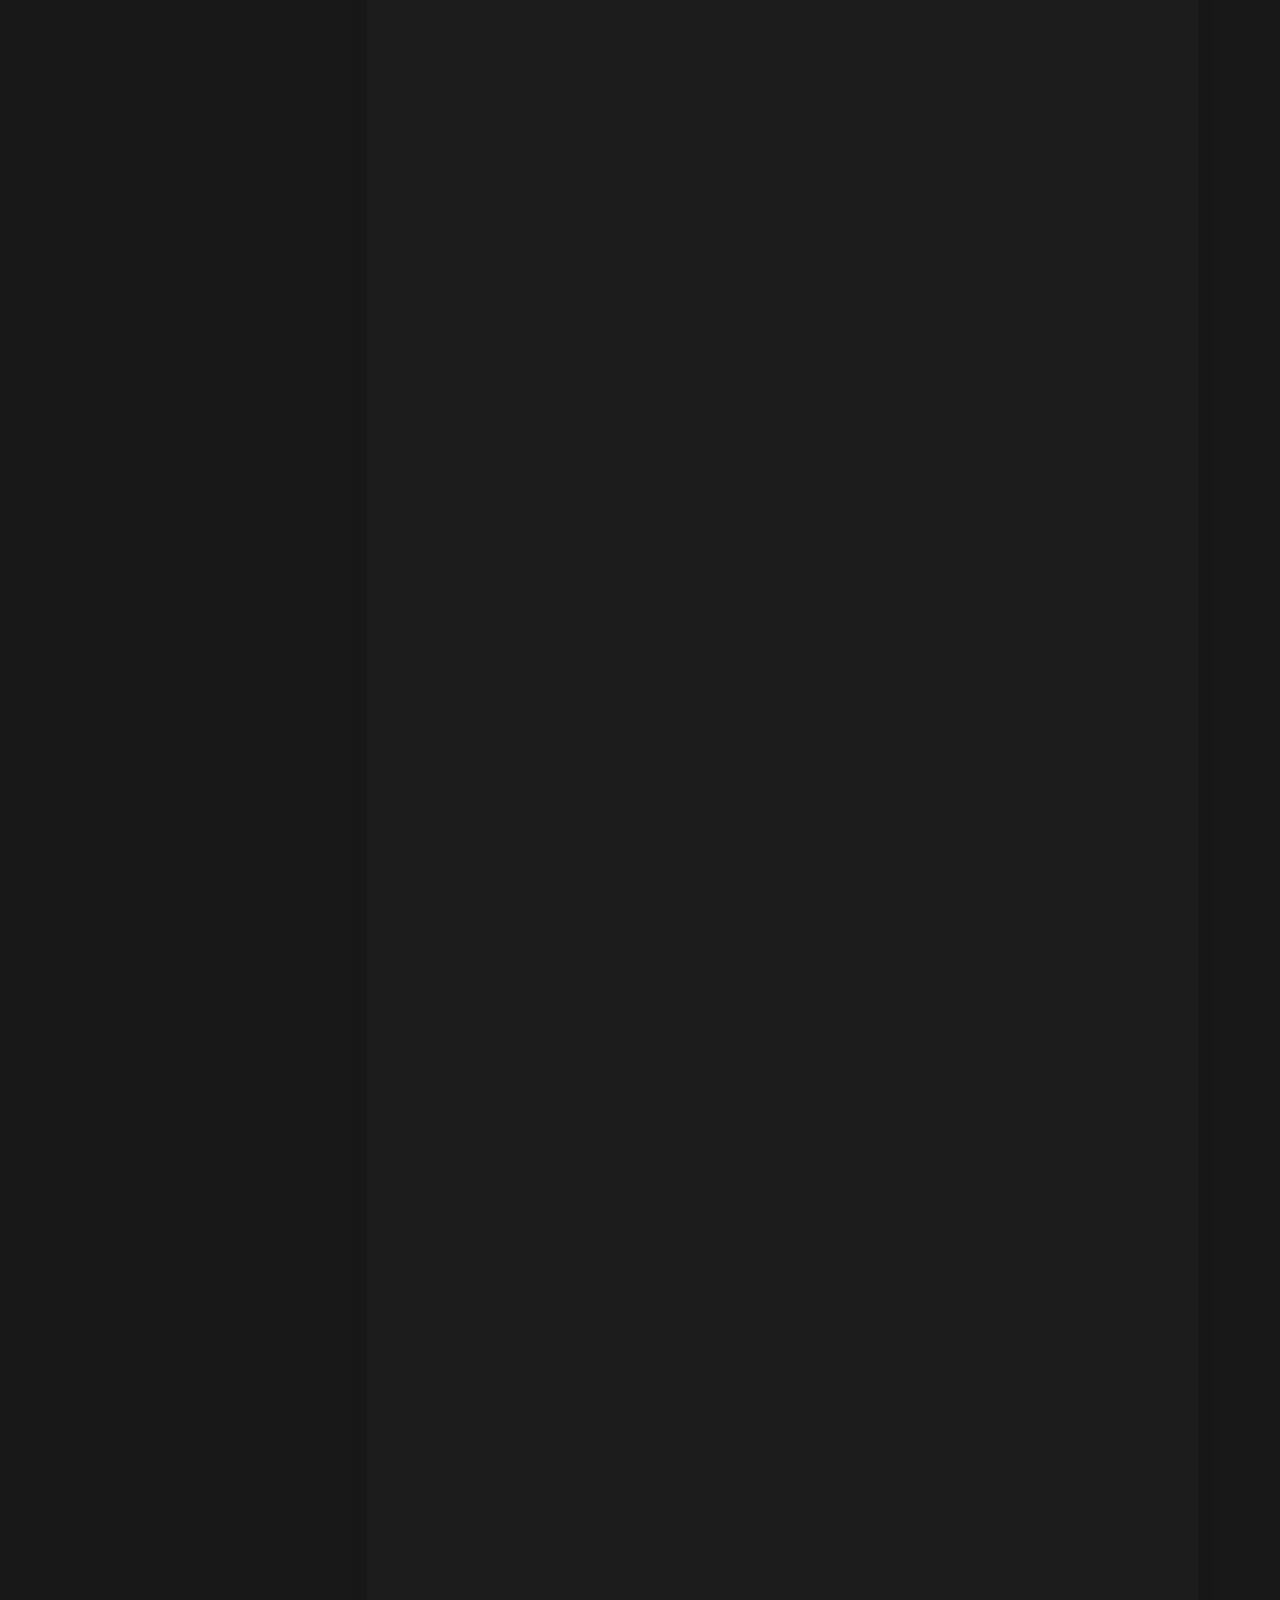
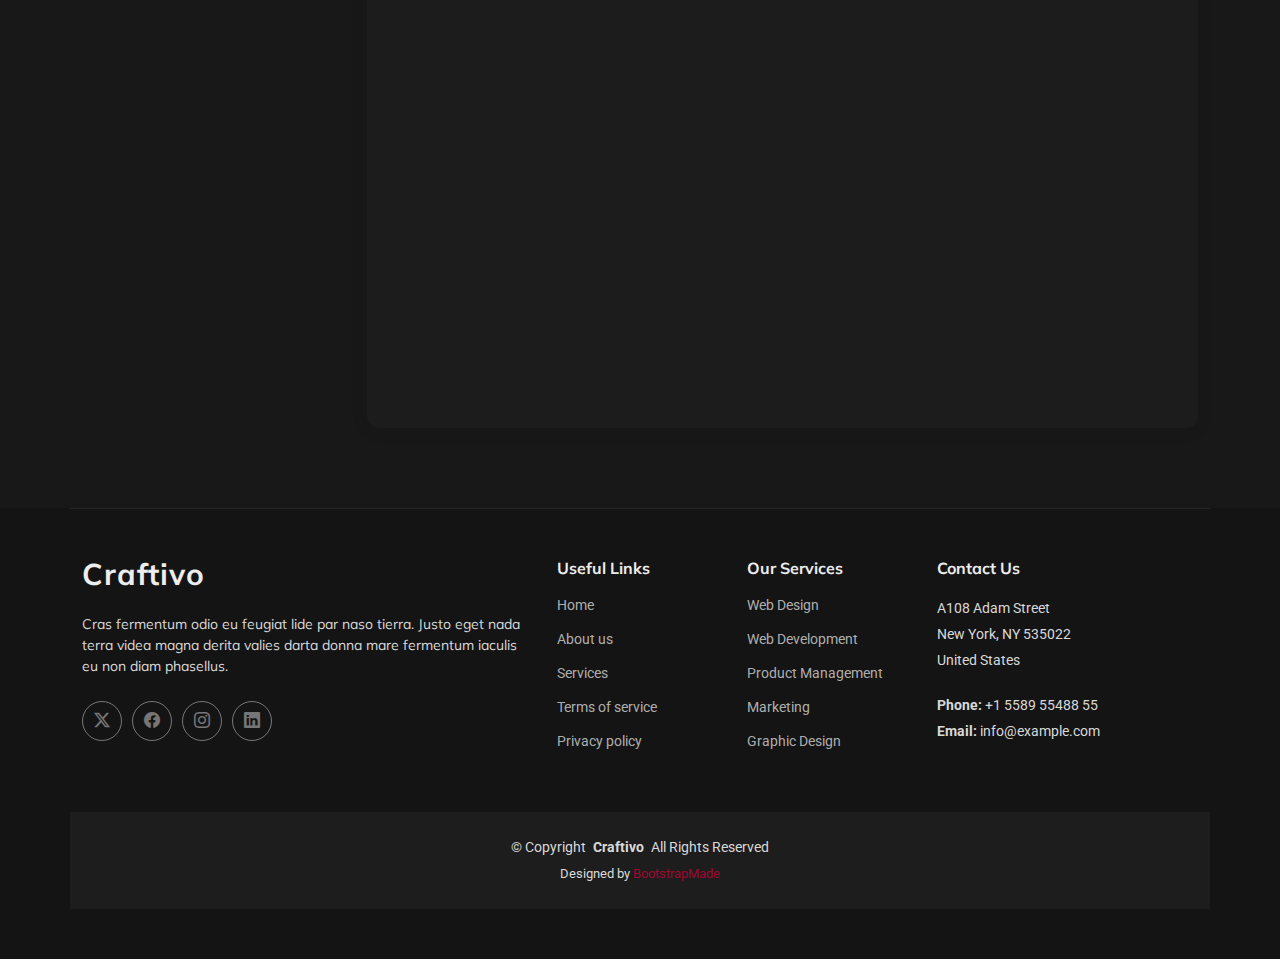
<file: privacy.html>
<!DOCTYPE html>
<html lang="en">

<head>
  <meta charset="utf-8">
  <meta content="width=device-width, initial-scale=1.0" name="viewport">
  <title>Privacy - Craftivo Bootstrap Template</title>
  <meta name="description" content="">
  <meta name="keywords" content="">

  <!-- Favicons -->
  <link href="assets/img/favicon.png" rel="icon">
  <link href="assets/img/apple-touch-icon.png" rel="apple-touch-icon">

  <!-- Fonts -->
  <link href="https://fonts.googleapis.com" rel="preconnect">
  <link href="https://fonts.gstatic.com" rel="preconnect" crossorigin>
  <link href="https://fonts.googleapis.com/css2?family=Roboto:ital,wght@0,100;0,300;0,400;0,500;0,700;0,900;1,100;1,300;1,400;1,500;1,700;1,900&family=Raleway:ital,wght@0,100;0,200;0,300;0,400;0,500;0,600;0,700;0,800;0,900;1,100;1,200;1,300;1,400;1,500;1,600;1,700;1,800;1,900&family=Mulish:ital,wght@0,200;0,300;0,400;0,500;0,600;0,700;0,800;0,900;1,200;1,300;1,400;1,500;1,600;1,700;1,800;1,900&display=swap" rel="stylesheet">

  <!-- Vendor CSS Files -->
  <link href="assets/vendor/bootstrap/css/bootstrap.min.css" rel="stylesheet">
  <link href="assets/vendor/bootstrap-icons/bootstrap-icons.css" rel="stylesheet">
  <link href="assets/vendor/aos/aos.css" rel="stylesheet">
  <link href="assets/vendor/glightbox/css/glightbox.min.css" rel="stylesheet">
  <link href="assets/vendor/swiper/swiper-bundle.min.css" rel="stylesheet">

  <!-- Main CSS File -->
  <link href="assets/css/main.css" rel="stylesheet">

  <!-- =======================================================
  * Template Name: Craftivo
  * Template URL: https://bootstrapmade.com/craftivo-bootstrap-portfolio-template/
  * Updated: Oct 04 2025 with Bootstrap v5.3.8
  * Author: BootstrapMade.com
  * License: https://bootstrapmade.com/license/
  ======================================================== -->
</head>

<body class="privacy-page">

  <header id="header" class="header d-flex align-items-center sticky-top">
    <div class="container-fluid container-xl position-relative d-flex align-items-center">

      <a href="index.html" class="logo d-flex align-items-center me-auto">
        <!-- Uncomment the line below if you also wish to use an image logo -->
        <!-- <img src="assets/img/logo.webp" alt=""> -->
        <h1 class="sitename">Craftivo</h1>
      </a>

      <nav id="navmenu" class="navmenu">
        <ul>
          <li><a href="#hero">Home</a></li>
          <li><a href="#about">About</a></li>
          <li><a href="#resume">Resume</a></li>
          <li><a href="#services">Services</a></li>
          <li><a href="#portfolio">Portfolio</a></li>
          <li class="dropdown"><a href="#"><span>Dropdown</span> <i class="bi bi-chevron-down toggle-dropdown"></i></a>
            <ul>
              <li><a href="#">Dropdown 1</a></li>
              <li class="dropdown"><a href="#"><span>Deep Dropdown</span> <i class="bi bi-chevron-down toggle-dropdown"></i></a>
                <ul>
                  <li><a href="#">Deep Dropdown 1</a></li>
                  <li><a href="#">Deep Dropdown 2</a></li>
                  <li><a href="#">Deep Dropdown 3</a></li>
                  <li><a href="#">Deep Dropdown 4</a></li>
                  <li><a href="#">Deep Dropdown 5</a></li>
                </ul>
              </li>
              <li><a href="#">Dropdown 2</a></li>
              <li><a href="#">Dropdown 3</a></li>
              <li><a href="#">Dropdown 4</a></li>
            </ul>
          </li>
          <li><a href="#contact">Contact</a></li>
        </ul>
        <i class="mobile-nav-toggle d-xl-none bi bi-list"></i>
      </nav>

      <a class="btn-getstarted" href="#about">Get Started</a>

    </div>
  </header>

  <main class="main">

    <!-- Page Title -->
    <div class="page-title light-background">
      <div class="container">
        <nav class="breadcrumbs">
          <ol>
            <li><a href="index.html">Home</a></li>
            <li class="current">Privacy</li>
          </ol>
        </nav>
        <h1>Privacy</h1>
      </div>
    </div><!-- End Page Title -->

    <!-- Privacy Section -->
    <section id="privacy" class="privacy section">

      <div class="container">

        <div class="row">
          <!-- Sidebar Navigation -->
          <div class="col-lg-3">
            <div class="policy-sidebar" data-aos="fade-right">
              <h3>Contents</h3>
              <nav class="policy-nav">
                <a href="#introduction" class="nav-link active">Introduction</a>
                <a href="#information-collect" class="nav-link">Information We Collect</a>
                <a href="#use-information" class="nav-link">How We Use Data</a>
                <a href="#sharing" class="nav-link">Information Sharing</a>
                <a href="#security" class="nav-link">Data Security</a>
                <a href="#rights" class="nav-link">Your Rights</a>
                <a href="#changes" class="nav-link">Policy Updates</a>
                <a href="#contact" class="nav-link">Contact Us</a>
              </nav>
            </div>
          </div>

          <!-- Main Content -->
          <div class="col-lg-9">
            <div class="policy-main">
              <!-- Header -->
              <div class="policy-hero" data-aos="fade-up">
                <div class="badge">Last Updated: February 27, 2025</div>
                <h1>Privacy Policy</h1>
                <p class="lead">Lorem ipsum dolor sit amet, consectetur adipiscing elit, sed do eiusmod tempor incididunt ut labore et dolore magna aliqua.</p>
              </div>

              <!-- Introduction -->
              <div class="policy-section" id="introduction" data-aos="fade-up" data-aos-delay="100">
                <div class="section-number">01</div>
                <h2>Introduction</h2>
                <p>Ut enim ad minim veniam, quis nostrud exercitation ullamco laboris nisi ut aliquip ex ea commodo consequat. Duis aute irure dolor in reprehenderit in voluptate velit esse cillum dolore eu fugiat nulla pariatur.</p>
                <p>Excepteur sint occaecat cupidatat non proident, sunt in culpa qui officia deserunt mollit anim id est laborum.</p>
              </div>

              <!-- Information Collection -->
              <div class="policy-section" id="information-collect" data-aos="fade-up" data-aos-delay="150">
                <div class="section-number">02</div>
                <h2>Information We Collect</h2>
                <p>Sed ut perspiciatis unde omnis iste natus error sit voluptatem accusantium doloremque laudantium, totam rem aperiam.</p>

                <div class="info-card">
                  <div class="card-icon">
                    <i class="bi bi-person-fill"></i>
                  </div>
                  <div class="card-content">
                    <h3>Personal Information</h3>
                    <p>Nemo enim ipsam voluptatem quia voluptas sit aspernatur aut odit aut fugit:</p>
                    <ul>
                      <li>Sed quia consequuntur magni dolores eos</li>
                      <li>Neque porro quisquam est</li>
                      <li>Quis autem vel eum iure reprehenderit</li>
                      <li>At vero eos et accusamus</li>
                    </ul>
                  </div>
                </div>

                <div class="info-card">
                  <div class="card-icon">
                    <i class="bi bi-gear-fill"></i>
                  </div>
                  <div class="card-content">
                    <h3>Automated Data Collection</h3>
                    <p>Et harum quidem rerum facilis est et expedita distinctio:</p>
                    <ul>
                      <li>Nam libero tempore, cum soluta nobis</li>
                      <li>Temporibus autem quibusdam et aut</li>
                      <li>Itaque earum rerum hic tenetur</li>
                      <li>Sed ut perspiciatis unde omnis</li>
                    </ul>
                  </div>
                </div>
              </div>

              <!-- Use of Information -->
              <div class="policy-section" id="use-information" data-aos="fade-up" data-aos-delay="200">
                <div class="section-number">03</div>
                <h2>How We Use Your Information</h2>
                <p>On the other hand, we denounce with righteous indignation and dislike men who are so beguiled and demoralized:</p>
                <div class="usage-grid">
                  <div class="usage-item">
                    <i class="bi bi-check-circle-fill"></i>
                    <span>Omnis dolor repellendus temporibus autem</span>
                  </div>
                  <div class="usage-item">
                    <i class="bi bi-check-circle-fill"></i>
                    <span>Itaque earum rerum hic tenetur sapiente</span>
                  </div>
                  <div class="usage-item">
                    <i class="bi bi-check-circle-fill"></i>
                    <span>Nam libero tempore cum soluta nobis</span>
                  </div>
                  <div class="usage-item">
                    <i class="bi bi-check-circle-fill"></i>
                    <span>Temporibus autem quibusdam et aut officiis</span>
                  </div>
                  <div class="usage-item">
                    <i class="bi bi-check-circle-fill"></i>
                    <span>At vero eos et accusamus dignissimos</span>
                  </div>
                  <div class="usage-item">
                    <i class="bi bi-check-circle-fill"></i>
                    <span>Et harum quidem rerum facilis expedita</span>
                  </div>
                </div>
              </div>

              <!-- Information Sharing -->
              <div class="policy-section" id="sharing" data-aos="fade-up" data-aos-delay="250">
                <div class="section-number">04</div>
                <h2>Information Sharing and Disclosure</h2>
                <p>These cases are perfectly simple and easy to distinguish. In a free hour, when our power of choice is untrammelled:</p>

                <div class="sharing-box">
                  <h3>With Your Consent</h3>
                  <p>Sed ut perspiciatis unde omnis iste natus error sit voluptatem accusantium doloremque laudantium, totam rem aperiam, eaque ipsa quae ab illo inventore.</p>
                </div>

                <div class="sharing-box">
                  <h3>Legal Requirements</h3>
                  <p>Nemo enim ipsam voluptatem quia voluptas sit aspernatur aut odit aut fugit, sed quia consequuntur magni dolores eos qui ratione:</p>
                  <ul>
                    <li>Voluptatem sequi nesciunt neque porro</li>
                    <li>Quisquam est qui dolorem ipsum quia</li>
                    <li>Dolor sit amet consectetur adipiscing elit</li>
                    <li>Sed do eiusmod tempor incididunt labore</li>
                  </ul>
                </div>
              </div>

              <!-- Data Security -->
              <div class="policy-section" id="security" data-aos="fade-up" data-aos-delay="300">
                <div class="section-number">05</div>
                <h2>Data Security</h2>
                <p>But I must explain to you how all this mistaken idea of denouncing pleasure and praising pain was born:</p>
                <div class="security-features">
                  <div class="feature">
                    <i class="bi bi-shield-lock"></i>
                    <h4>Encryption</h4>
                    <p>Lorem ipsum dolor sit amet consectetur adipiscing elit sed do eiusmod</p>
                  </div>
                  <div class="feature">
                    <i class="bi bi-eye-slash"></i>
                    <h4>Access Control</h4>
                    <p>Tempor incididunt ut labore et dolore magna aliqua ut enim minim veniam</p>
                  </div>
                  <div class="feature">
                    <i class="bi bi-database-lock"></i>
                    <h4>Data Protection</h4>
                    <p>Quis nostrud exercitation ullamco laboris nisi ut aliquip ex commodo</p>
                  </div>
                </div>
              </div>

              <!-- Your Rights -->
              <div class="policy-section" id="rights" data-aos="fade-up" data-aos-delay="100">
                <div class="section-number">06</div>
                <h2>Your Rights and Choices</h2>
                <p>Nor again is there anyone who loves or pursues or desires to obtain pain of itself, because it is pain:</p>
                <div class="rights-list">
                  <div class="right-item">
                    <div class="right-icon"><i class="bi bi-folder2-open"></i></div>
                    <div class="right-content">
                      <h4>Access Your Data</h4>
                      <p>Excepteur sint occaecat cupidatat non proident sunt in culpa</p>
                    </div>
                  </div>
                  <div class="right-item">
                    <div class="right-icon"><i class="bi bi-pencil-square"></i></div>
                    <div class="right-content">
                      <h4>Correct Information</h4>
                      <p>Qui officia deserunt mollit anim id est laborum sed ut</p>
                    </div>
                  </div>
                  <div class="right-item">
                    <div class="right-icon"><i class="bi bi-trash"></i></div>
                    <div class="right-content">
                      <h4>Delete Your Data</h4>
                      <p>Perspiciatis unde omnis iste natus error sit voluptatem</p>
                    </div>
                  </div>
                  <div class="right-item">
                    <div class="right-icon"><i class="bi bi-ban"></i></div>
                    <div class="right-content">
                      <h4>Object to Processing</h4>
                      <p>Accusantium doloremque laudantium totam rem aperiam</p>
                    </div>
                  </div>
                </div>
              </div>

              <!-- Policy Updates -->
              <div class="policy-section" id="changes" data-aos="fade-up" data-aos-delay="150">
                <div class="section-number">07</div>
                <h2>Changes to This Policy</h2>
                <p>To take a trivial example, which of us ever undertakes laborious physical exercise, except to obtain some advantage from it.</p>
                <p>But who has any right to find fault with a man who chooses to enjoy a pleasure that has no annoying consequences.</p>
              </div>

              <!-- Contact Section -->
              <div class="policy-contact" id="contact" data-aos="fade-up" data-aos-delay="200">
                <div class="contact-card">
                  <h2>Need Help?</h2>
                  <p>At vero eos et accusamus et iusto odio dignissimos ducimus qui blanditiis praesentium:</p>
                  <div class="contact-info">
                    <div class="info-item">
                      <i class="bi bi-envelope"></i>
                      <div>
                        <strong>Email Address</strong>
                        <span>privacy@example.com</span>
                      </div>
                    </div>
                    <div class="info-item">
                      <i class="bi bi-geo-alt"></i>
                      <div>
                        <strong>Office Location</strong>
                        <span>742 Evergreen Terrace, Springfield, IL 62701</span>
                      </div>
                    </div>
                  </div>
                </div>
              </div>

            </div>
          </div>

        </div>

      </div>

    </section><!-- /Privacy Section -->

  </main>

  <footer id="footer" class="footer">

    <div class="container footer-top">
      <div class="row gy-4">
        <div class="col-lg-5 col-md-12 footer-about">
          <a href="index.html" class="logo d-flex align-items-center">
            <span class="sitename">Craftivo</span>
          </a>
          <p>Cras fermentum odio eu feugiat lide par naso tierra. Justo eget nada terra videa magna derita valies darta donna mare fermentum iaculis eu non diam phasellus.</p>
          <div class="social-links d-flex mt-4">
            <a href=""><i class="bi bi-twitter-x"></i></a>
            <a href=""><i class="bi bi-facebook"></i></a>
            <a href=""><i class="bi bi-instagram"></i></a>
            <a href=""><i class="bi bi-linkedin"></i></a>
          </div>
        </div>

        <div class="col-lg-2 col-6 footer-links">
          <h4>Useful Links</h4>
          <ul>
            <li><a href="#">Home</a></li>
            <li><a href="#">About us</a></li>
            <li><a href="#">Services</a></li>
            <li><a href="#">Terms of service</a></li>
            <li><a href="#">Privacy policy</a></li>
          </ul>
        </div>

        <div class="col-lg-2 col-6 footer-links">
          <h4>Our Services</h4>
          <ul>
            <li><a href="#">Web Design</a></li>
            <li><a href="#">Web Development</a></li>
            <li><a href="#">Product Management</a></li>
            <li><a href="#">Marketing</a></li>
            <li><a href="#">Graphic Design</a></li>
          </ul>
        </div>

        <div class="col-lg-3 col-md-12 footer-contact text-center text-md-start">
          <h4>Contact Us</h4>
          <p>A108 Adam Street</p>
          <p>New York, NY 535022</p>
          <p>United States</p>
          <p class="mt-4"><strong>Phone:</strong> <span>+1 5589 55488 55</span></p>
          <p><strong>Email:</strong> <span>info@example.com</span></p>
        </div>

      </div>
    </div>

    <div class="container copyright text-center mt-4">
      <p>© <span>Copyright</span> <strong class="px-1 sitename">Craftivo</strong> <span>All Rights Reserved</span></p>
      <div class="credits">
        <!-- All the links in the footer should remain intact. -->
        <!-- You can delete the links only if you've purchased the pro version. -->
        <!-- Licensing information: https://bootstrapmade.com/license/ -->
        <!-- Purchase the pro version with working PHP/AJAX contact form: [buy-url] -->
        Designed by <a href="https://bootstrapmade.com/">BootstrapMade</a>
      </div>
    </div>

  </footer>

  <!-- Scroll Top -->
  <a href="#" id="scroll-top" class="scroll-top d-flex align-items-center justify-content-center"><i class="bi bi-arrow-up-short"></i></a>

  <!-- Preloader -->
  <div id="preloader"></div>

  <!-- Vendor JS Files -->
  <script src="assets/vendor/bootstrap/js/bootstrap.bundle.min.js"></script>
  <script src="assets/vendor/php-email-form/validate.js"></script>
  <script src="assets/vendor/aos/aos.js"></script>
  <script src="assets/vendor/typed.js/typed.umd.js"></script>
  <script src="assets/vendor/waypoints/noframework.waypoints.js"></script>
  <script src="assets/vendor/glightbox/js/glightbox.min.js"></script>
  <script src="assets/vendor/imagesloaded/imagesloaded.pkgd.min.js"></script>
  <script src="assets/vendor/isotope-layout/isotope.pkgd.min.js"></script>
  <script src="assets/vendor/swiper/swiper-bundle.min.js"></script>

  <!-- Main JS File -->
  <script src="assets/js/main.js"></script>

</body>

</html>
</file>
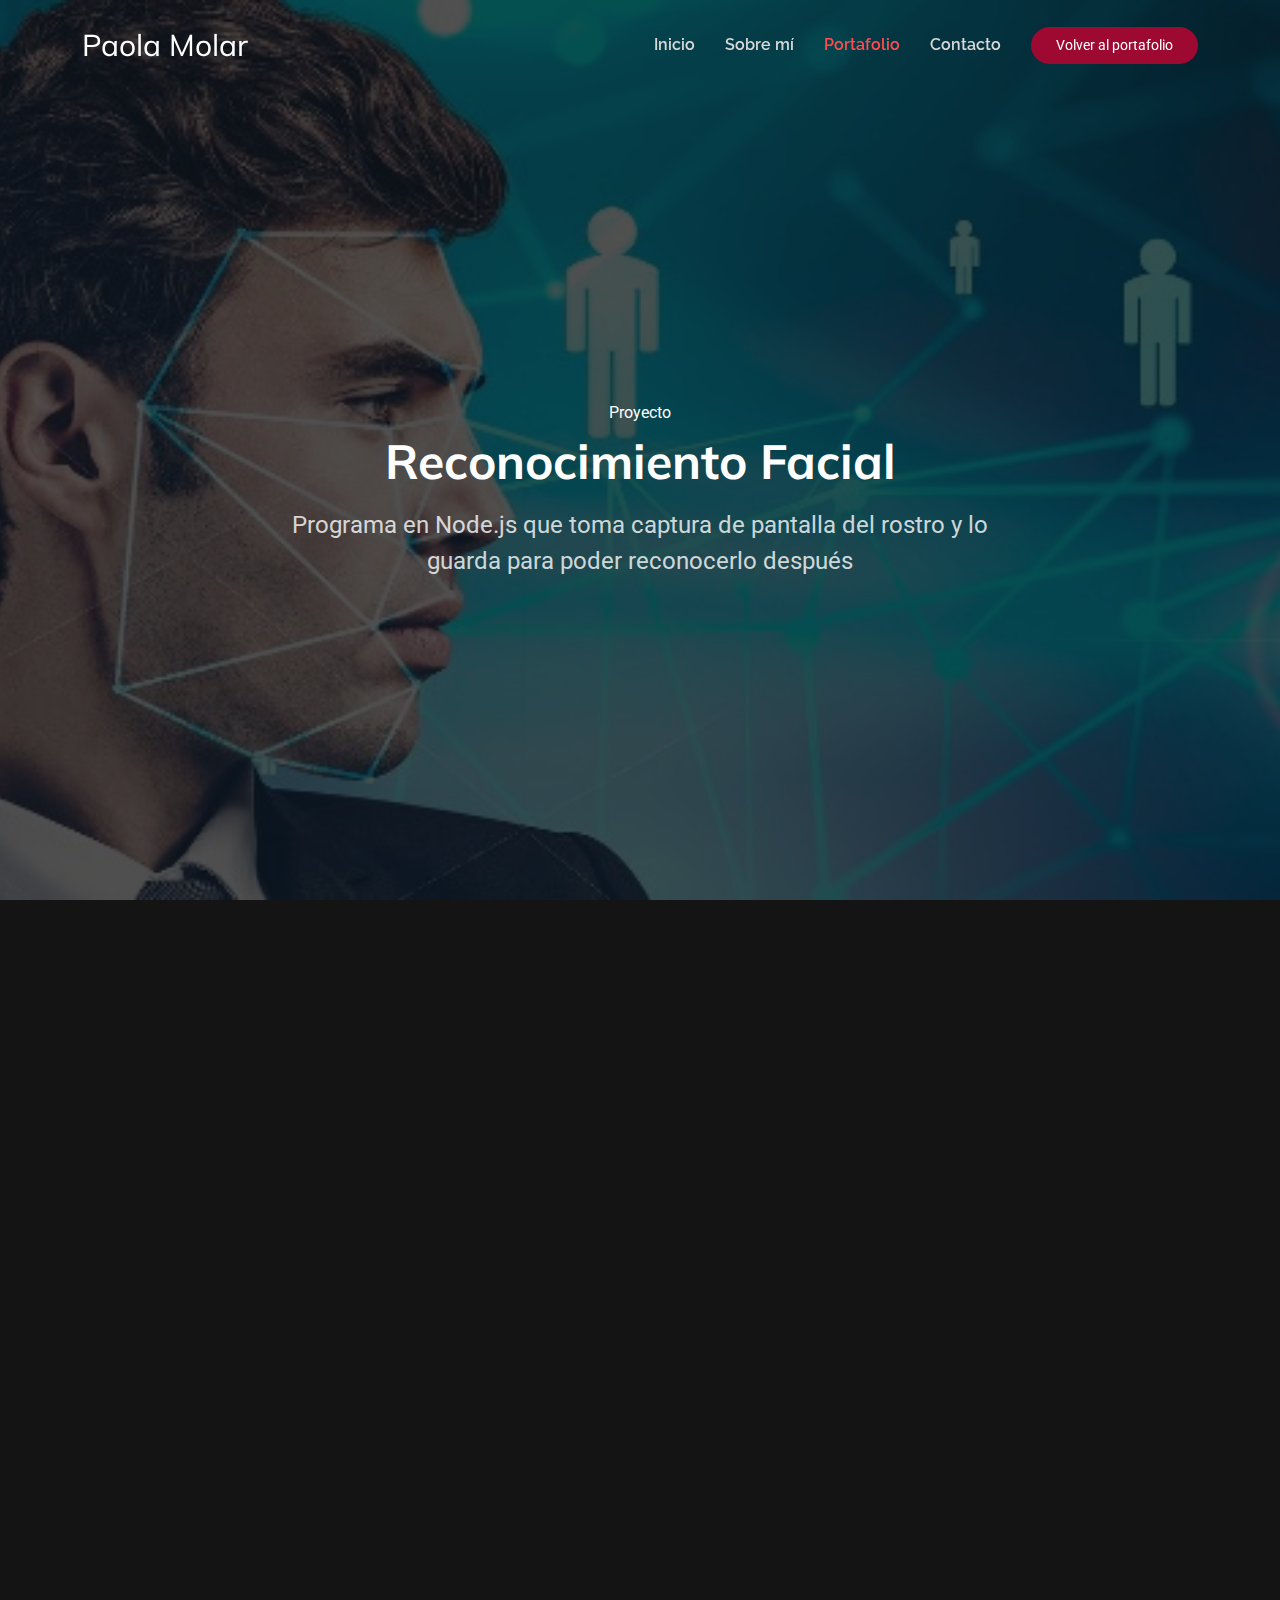
<file: recfac.html>
<!DOCTYPE html>
<html lang="en">

<head>
  <meta charset="utf-8">
  <meta content="width=device-width, initial-scale=1.0" name="viewport">
  <title>Reconocimiento Facial - Portafolio Paola Molar</title>
  <meta name="description" content="Descripción del proyecto AsesoRed, plataforma de asesorías académicas del IEST Anáhuac.">
  <meta name="keywords" content="AsesoRed, asesorías, IEST Anáhuac, proyecto escolar">

  <!-- Favicons -->
  <link href="assets/img/favicon.png" rel="icon">
  <link href="assets/img/apple-touch-icon.png" rel="apple-touch-icon">

  <!-- Fonts -->
  <link href="https://fonts.googleapis.com" rel="preconnect">
  <link href="https://fonts.gstatic.com" rel="preconnect" crossorigin>
  <link href="https://fonts.googleapis.com/css2?family=Roboto:wght@300;400;500;700;900&family=Raleway:wght@300;400;500;600;700;800;900&family=Mulish:wght@300;400;500;600;700;800&display=swap" rel="stylesheet">

  <!-- Vendor CSS Files -->
  <link href="assets/vendor/bootstrap/css/bootstrap.min.css" rel="stylesheet">
  <link href="assets/vendor/bootstrap-icons/bootstrap-icons.css" rel="stylesheet">
  <link href="assets/vendor/aos/aos.css" rel="stylesheet">
  <link href="assets/vendor/glightbox/css/glightbox.min.css" rel="stylesheet">
  <link href="assets/vendor/swiper/swiper-bundle.min.css" rel="stylesheet">

  <!-- Main CSS File -->
  <link href="assets/css/main.css" rel="stylesheet">
</head>

<body class="index-page">

  <!-- Header -->
  <header id="header" class="header d-flex align-items-center fixed-top">
    <div class="container-fluid container-xl position-relative d-flex align-items-center">

      <a href="index.html" class="logo d-flex align-items-center me-auto">
        <!-- <img src="assets/img/logo.webp" alt=""> -->
        <h1 class="sitename">Paola Molar</h1>
      </a>

      <nav id="navmenu" class="navmenu">
        <ul>
          <li><a href="index.html#hero">Inicio</a></li>
          <li><a href="index.html#about">Sobre mí</a></li>
          <li><a href="index.html#services" class="active">Portafolio</a></li>
          <li><a href="index.html#contact">Contacto</a></li>
        </ul>
        <i class="mobile-nav-toggle d-xl-none bi bi-list"></i>
      </nav>

      <a class="btn-getstarted" href="index.html#services">Volver al portafolio</a>

    </div>
  </header>
  <!-- End Header -->

  <main class="main">

    <!-- Hero / Título del Proyecto -->
    <section class="hero section dark-background" style="padding: 160px 0 80px;">
            <img src="assets/img/Tecnología-de-reconocimiento-facial.jpg" alt="" data-aos="fade-in">

        <div class="container" data-aos="fade-up" data-aos-delay="100">
        <div class="row justify-content-center">
          <div class="col-lg-8 text-center">
            <span class="subtitle d-block mb-2">Proyecto</span>
            <h2>Reconocimiento Facial</h2>
            <p class="mt-3">
              Programa en Node.js que toma captura de pantalla del rostro y lo guarda para poder reconocerlo después

            </p>
          </div>
        </div>
      </div>
    </section>
    <!-- /Hero -->

    <!-- Sección de Descripción -->
    <section id="asesored" class="services section">
      <!-- Section Title -->
      <div class="container section-title" data-aos="fade-up">
        <span class="subtitle">Descripción</span>
        <h2>Objetivo del Proyecto</h2>
        <p>
          Crear un sistema de Reconocimiento Facial dónde almacenemos diferentes rostros en una base de datos y nos pueda reconocer en tiempo real y al mismo tiempo.

        </p>
      </div>
      <!-- End Section Title -->

      <div class="container" data-aos="fade-up" data-aos-delay="100">
        <div class="row gy-4 justify-content-center">
          <div class="col-lg-8 col-md-10">
            <div class="service-item">
              <div class="icon-wrapper">
                <i class="bi bi-laptop"></i>
              </div>
              <h4>¿Cómo lo llevamos a cabo?</h4>
              <p>
               PROCEDIMIENTO
              </p>
              <ul>
                <li>Primero instalamos Python, opencv e imutalls</li>
                <li>Después creamos carpetas con videos de nuestros rostros y con los códigos que ocupamos.</li>
                <li>Para poder realizar el sistema ocupamos 3 diferentes códigos: uno para crear la base de datos de los rostros, otro para entrenar los datos y por último ponerlo a prueba.
</li>
                <li>Para el primer código le cambiamos algunos datos y cuando lo ejecutamos se tomaron capturas del video de nuestro rostro.</li>
                <img src="assets/img/Captura de pantalla 2025-11-14 164443.png" alt="" data-aos="fade-in">
                <li> Ya que tenemos las capturas, con el segundo código se clasifican esas capturas por etiquetas y se cambian a color gris. </li>
             <li>Por último se inserta el tercer código y probamos con los videos de nuestros rostros, ya que hayan reconocido correctamente podemos hacerlo en videostreaming.
</li>

            </ul>
             <p>
               RESULTADO
              </p>
                                          <img src="assets/img/Captura de pantalla 2025-11-14 164101.png" alt="" data-aos="fade-in">

              <p class="mt-3">
                Añadí este proyecto a mi portafolio ya que fue un reto muy grande al empezar mi carrera
                y fue de los primeros códigos que analicé y pude poner en marcha. No es un proyecto muy grande
                pero lo considero algo importante dentro del progreso que he tenido en la carrera.
              </p>
              <a href="index.html#services" class="read-more mt-3 d-inline-flex align-items-center">
                <span>Volver a Portafolio</span>
                <i class="bi bi-arrow-left ms-2"></i>
              </a>
            </div>
          </div>
        </div>
      </div>
      <p> </p><p> </p>
          
      
    </div>
          </div></div></div>

    </section>
    <!-- /Sección de Descripción -->

  </main>


  <!-- Scroll Top -->
  <a href="#" id="scroll-top" class="scroll-top d-flex align-items-center justify-content-center">
    <i class="bi bi-arrow-up-short"></i>
  </a>

  <!-- Preloader -->
  <div id="preloader"></div>

  <!-- Vendor JS Files -->
  <script src="assets/vendor/bootstrap/js/bootstrap.bundle.min.js"></script>
  <script src="assets/vendor/php-email-form/validate.js"></script>
  <script src="assets/vendor/aos/aos.js"></script>
  <script src="assets/vendor/typed.js/typed.umd.js"></script>
  <script src="assets/vendor/waypoints/noframework.waypoints.js"></script>
  <script src="assets/vendor/glightbox/js/glightbox.min.js"></script>
  <script src="assets/vendor/imagesloaded/imagesloaded.pkgd.min.js"></script>
  <script src="assets/vendor/isotope-layout/isotope.pkgd.min.js"></script>
  <script src="assets/vendor/swiper/swiper-bundle.min.js"></script>

  <!-- Main JS File -->
  <script src="assets/js/main.js"></script>


</body>

</html>
</file>
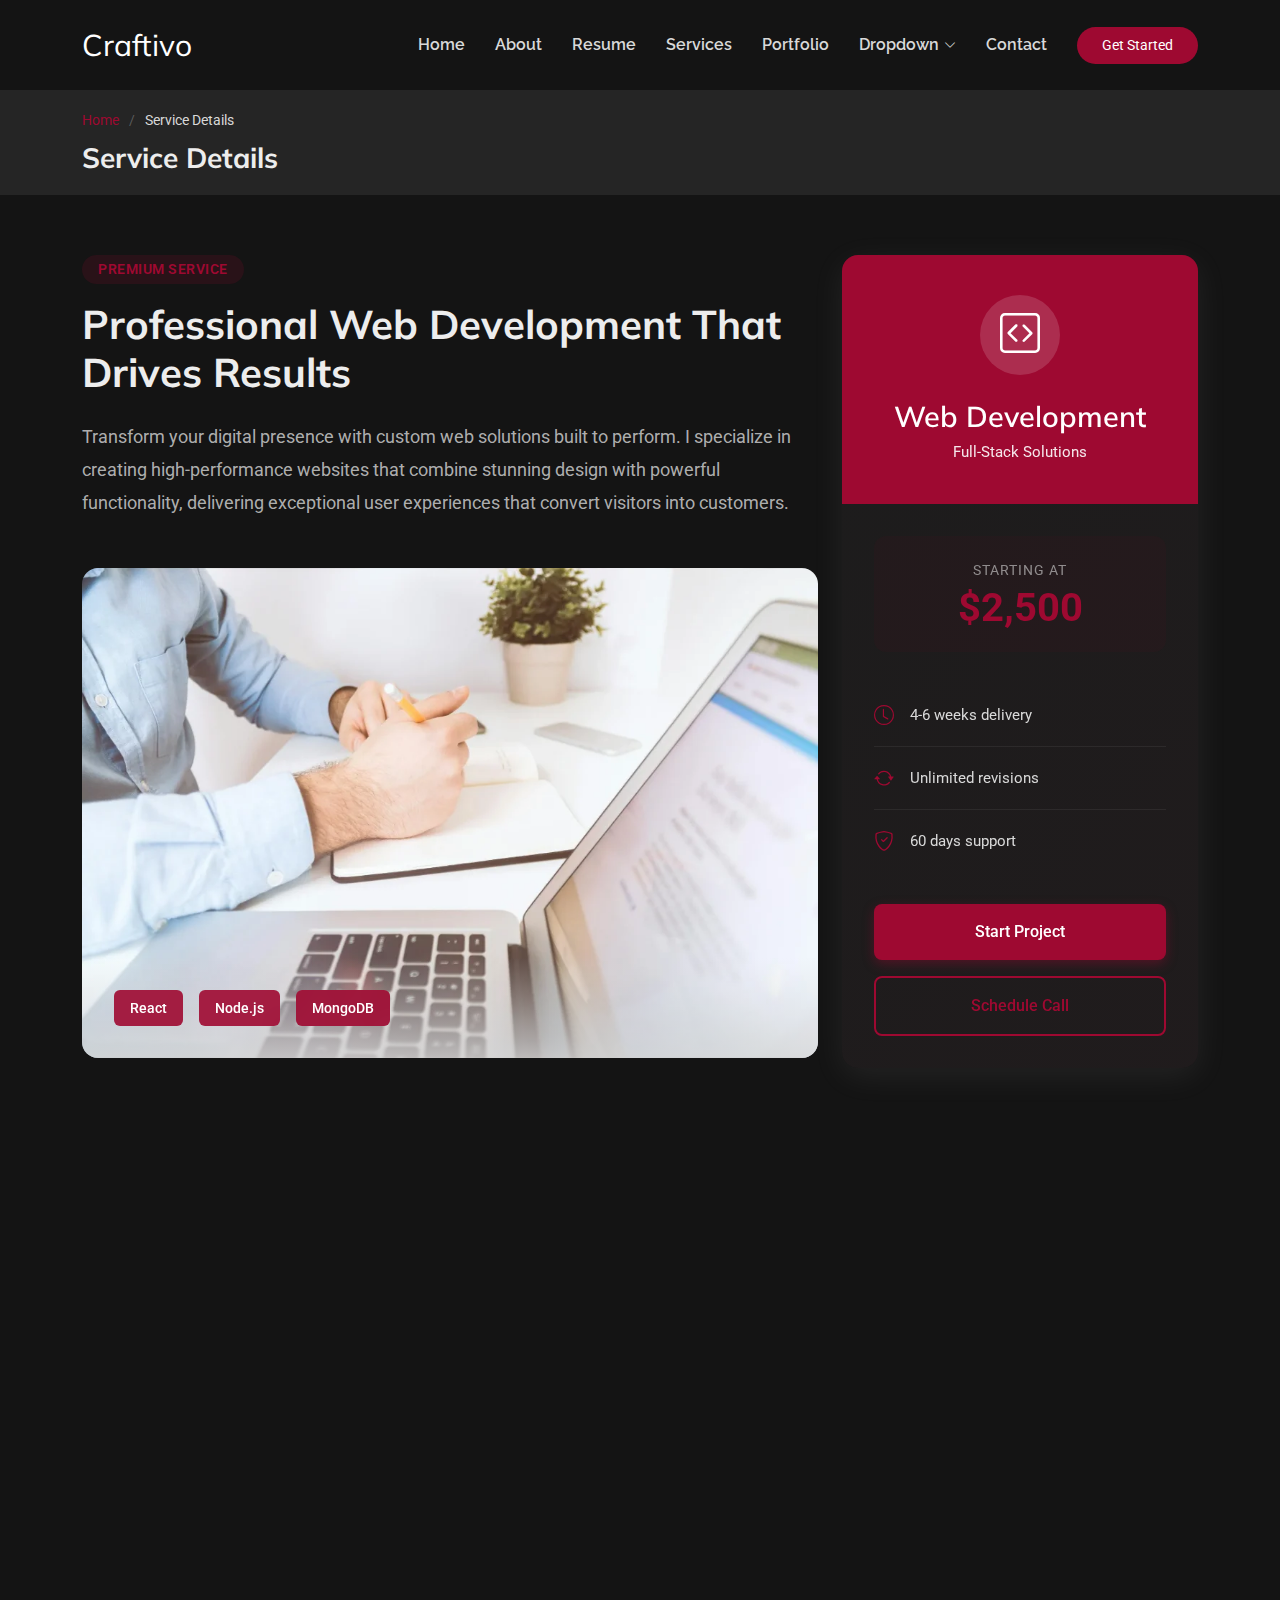
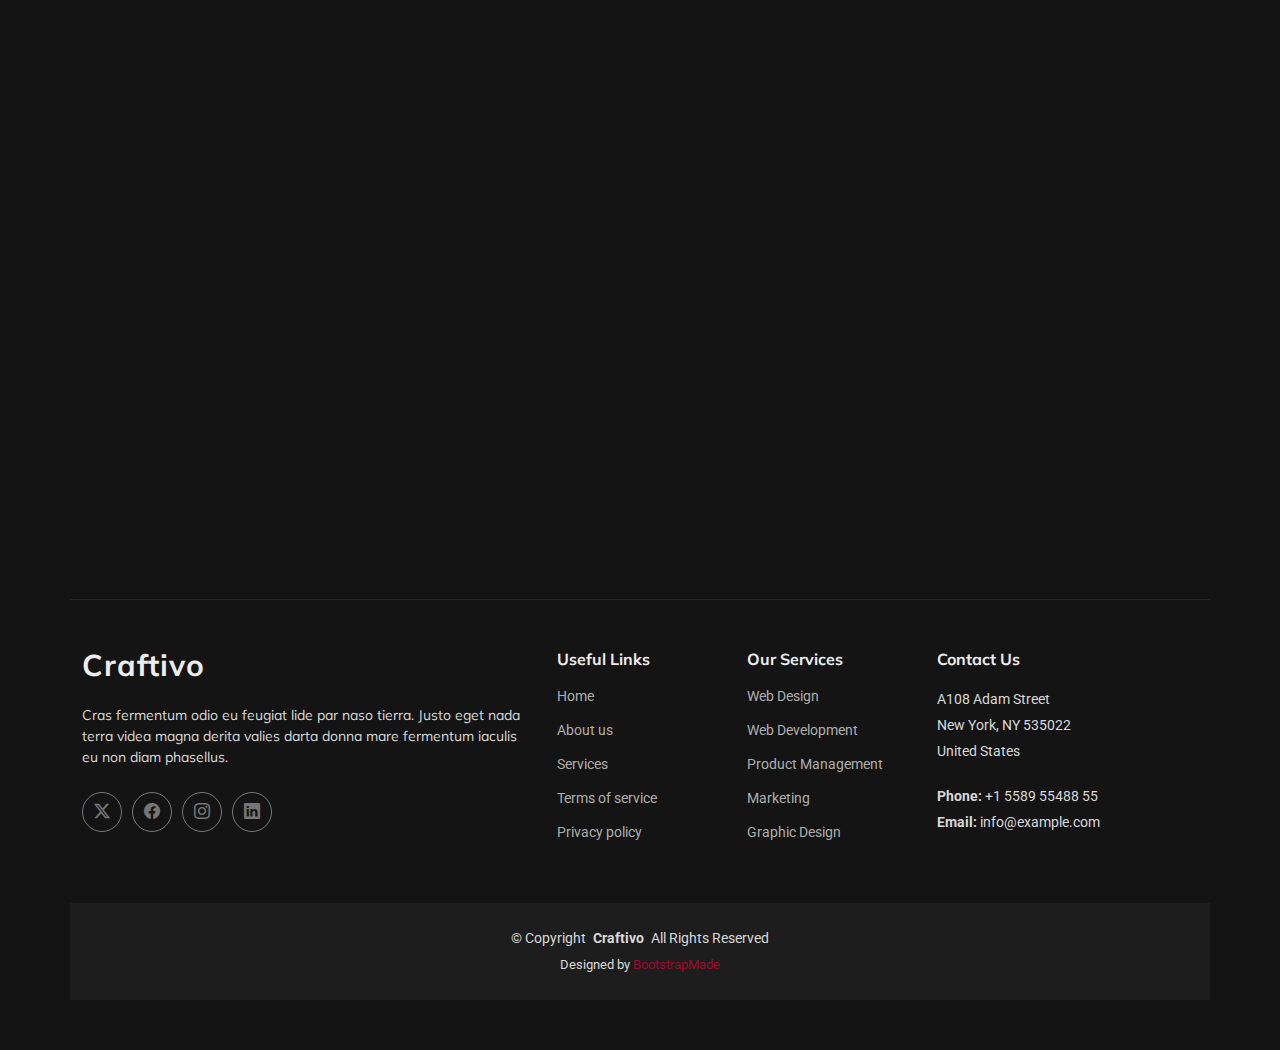
<file: service-details.html>
<!DOCTYPE html>
<html lang="en">

<head>
  <meta charset="utf-8">
  <meta content="width=device-width, initial-scale=1.0" name="viewport">
  <title>Service Details - Craftivo Bootstrap Template </title>
  <meta name="description" content="">
  <meta name="keywords" content="">

  <!-- Favicons -->
  <link href="assets/img/favicon.png" rel="icon">
  <link href="assets/img/apple-touch-icon.png" rel="apple-touch-icon">

  <!-- Fonts -->
  <link href="https://fonts.googleapis.com" rel="preconnect">
  <link href="https://fonts.gstatic.com" rel="preconnect" crossorigin>
  <link href="https://fonts.googleapis.com/css2?family=Roboto:ital,wght@0,100;0,300;0,400;0,500;0,700;0,900;1,100;1,300;1,400;1,500;1,700;1,900&family=Raleway:ital,wght@0,100;0,200;0,300;0,400;0,500;0,600;0,700;0,800;0,900;1,100;1,200;1,300;1,400;1,500;1,600;1,700;1,800;1,900&family=Mulish:ital,wght@0,200;0,300;0,400;0,500;0,600;0,700;0,800;0,900;1,200;1,300;1,400;1,500;1,600;1,700;1,800;1,900&display=swap" rel="stylesheet">

  <!-- Vendor CSS Files -->
  <link href="assets/vendor/bootstrap/css/bootstrap.min.css" rel="stylesheet">
  <link href="assets/vendor/bootstrap-icons/bootstrap-icons.css" rel="stylesheet">
  <link href="assets/vendor/aos/aos.css" rel="stylesheet">
  <link href="assets/vendor/glightbox/css/glightbox.min.css" rel="stylesheet">
  <link href="assets/vendor/swiper/swiper-bundle.min.css" rel="stylesheet">

  <!-- Main CSS File -->
  <link href="assets/css/main.css" rel="stylesheet">

  <!-- =======================================================
  * Template Name: Craftivo
  * Template URL: https://bootstrapmade.com/craftivo-bootstrap-portfolio-template/
  * Updated: Oct 04 2025 with Bootstrap v5.3.8
  * Author: BootstrapMade.com
  * License: https://bootstrapmade.com/license/
  ======================================================== -->
</head>

<body class="service-details-page">

  <header id="header" class="header d-flex align-items-center sticky-top">
    <div class="container-fluid container-xl position-relative d-flex align-items-center">

      <a href="index.html" class="logo d-flex align-items-center me-auto">
        <!-- Uncomment the line below if you also wish to use an image logo -->
        <!-- <img src="assets/img/logo.webp" alt=""> -->
        <h1 class="sitename">Craftivo</h1>
      </a>

      <nav id="navmenu" class="navmenu">
        <ul>
          <li><a href="#hero">Home</a></li>
          <li><a href="#about">About</a></li>
          <li><a href="#resume">Resume</a></li>
          <li><a href="#services">Services</a></li>
          <li><a href="#portfolio">Portfolio</a></li>
          <li class="dropdown"><a href="#"><span>Dropdown</span> <i class="bi bi-chevron-down toggle-dropdown"></i></a>
            <ul>
              <li><a href="#">Dropdown 1</a></li>
              <li class="dropdown"><a href="#"><span>Deep Dropdown</span> <i class="bi bi-chevron-down toggle-dropdown"></i></a>
                <ul>
                  <li><a href="#">Deep Dropdown 1</a></li>
                  <li><a href="#">Deep Dropdown 2</a></li>
                  <li><a href="#">Deep Dropdown 3</a></li>
                  <li><a href="#">Deep Dropdown 4</a></li>
                  <li><a href="#">Deep Dropdown 5</a></li>
                </ul>
              </li>
              <li><a href="#">Dropdown 2</a></li>
              <li><a href="#">Dropdown 3</a></li>
              <li><a href="#">Dropdown 4</a></li>
            </ul>
          </li>
          <li><a href="#contact">Contact</a></li>
        </ul>
        <i class="mobile-nav-toggle d-xl-none bi bi-list"></i>
      </nav>

      <a class="btn-getstarted" href="#about">Get Started</a>

    </div>
  </header>

  <main class="main">

    <!-- Page Title -->
    <div class="page-title light-background">
      <div class="container">
        <nav class="breadcrumbs">
          <ol>
            <li><a href="index.html">Home</a></li>
            <li class="current">Service Details</li>
          </ol>
        </nav>
        <h1>Service Details</h1>
      </div>
    </div><!-- End Page Title -->

    <!-- Service Details Section -->
    <section id="service-details" class="service-details section">

      <div class="container" data-aos="fade-up" data-aos-delay="100">

        <div class="row">

          <div class="col-lg-4 order-lg-2">

            <div class="sticky-sidebar">

              <div class="service-card" data-aos="fade-left" data-aos-delay="200">
                <div class="card-header">
                  <div class="service-icon">
                    <i class="bi bi-code-square"></i>
                  </div>
                  <h3>Web Development</h3>
                  <p class="service-tagline">Full-Stack Solutions</p>
                </div>
                <div class="card-body">
                  <div class="price-tag">
                    <span class="label">Starting at</span>
                    <span class="price">$2,500</span>
                  </div>
                  <ul class="quick-info">
                    <li>
                      <i class="bi bi-clock"></i>
                      <span>4-6 weeks delivery</span>
                    </li>
                    <li>
                      <i class="bi bi-arrow-repeat"></i>
                      <span>Unlimited revisions</span>
                    </li>
                    <li>
                      <i class="bi bi-shield-check"></i>
                      <span>60 days support</span>
                    </li>
                  </ul>
                  <div class="cta-buttons">
                    <a href="#" class="btn-primary">Start Project</a>
                    <a href="#" class="btn-secondary">Schedule Call</a>
                  </div>
                </div>
              </div>

              <div class="contact-card" data-aos="fade-left" data-aos-delay="300">
                <h4>Have Questions?</h4>
                <p>Let's discuss your project requirements and how I can help.</p>
                <div class="contact-methods">
                  <a href="mailto:hello@example.com" class="contact-item">
                    <i class="bi bi-envelope"></i>
                    <span>hello@example.com</span>
                  </a>
                  <a href="tel:+15551234567" class="contact-item">
                    <i class="bi bi-telephone"></i>
                    <span>+1 (555) 123-4567</span>
                  </a>
                </div>
              </div>

            </div>

          </div>

          <div class="col-lg-8 order-lg-1">

            <div class="service-overview" data-aos="fade-up" data-aos-delay="200">
              <div class="overview-header">
                <span class="badge">Premium Service</span>
                <h2>Professional Web Development That Drives Results</h2>
              </div>
              <p class="lead-text">Transform your digital presence with custom web solutions built to perform. I specialize in creating high-performance websites that combine stunning design with powerful functionality, delivering exceptional user experiences that convert visitors into customers.</p>
            </div>

            <div class="service-image-showcase" data-aos="zoom-in" data-aos-delay="300">
              <img src="assets/img/services/services-1.webp" alt="Web Development" class="img-fluid main-image">
              <div class="image-overlay">
                <div class="tech-stack">
                  <span class="tech-item">React</span>
                  <span class="tech-item">Node.js</span>
                  <span class="tech-item">MongoDB</span>
                </div>
              </div>
            </div>

            <div class="features-grid" data-aos="fade-up" data-aos-delay="400">
              <h3 class="section-heading">What You Get</h3>
              <div class="row g-4">
                <div class="col-md-6">
                  <div class="feature-box">
                    <div class="icon-wrapper">
                      <i class="bi bi-layers"></i>
                    </div>
                    <h4>Modern Architecture</h4>
                    <p>Scalable, maintainable code structure using the latest web technologies and best practices for long-term success.</p>
                  </div>
                </div>
                <div class="col-md-6">
                  <div class="feature-box">
                    <div class="icon-wrapper">
                      <i class="bi bi-speedometer2"></i>
                    </div>
                    <h4>Lightning Fast</h4>
                    <p>Optimized performance with lazy loading, code splitting, and CDN integration for instant page loads.</p>
                  </div>
                </div>
                <div class="col-md-6">
                  <div class="feature-box">
                    <div class="icon-wrapper">
                      <i class="bi bi-phone-landscape"></i>
                    </div>
                    <h4>Responsive Design</h4>
                    <p>Pixel-perfect layouts that adapt seamlessly across all devices, from mobile phones to large desktop screens.</p>
                  </div>
                </div>
                <div class="col-md-6">
                  <div class="feature-box">
                    <div class="icon-wrapper">
                      <i class="bi bi-graph-up"></i>
                    </div>
                    <h4>SEO Optimized</h4>
                    <p>Search engine friendly structure with semantic HTML, meta tags, and performance optimizations built in.</p>
                  </div>
                </div>
              </div>
            </div>

            <div class="workflow-section" data-aos="fade-up" data-aos-delay="500">
              <h3 class="section-heading">Development Workflow</h3>
              <div class="timeline">
                <div class="timeline-item">
                  <div class="timeline-marker">1</div>
                  <div class="timeline-content">
                    <h4>Strategy &amp; Planning</h4>
                    <p>Duis aute irure dolor in reprehenderit in voluptate velit esse cillum dolore eu fugiat nulla pariatur. Excepteur sint occaecat cupidatat non proident.</p>
                    <span class="duration">1 week</span>
                  </div>
                </div>
                <div class="timeline-item">
                  <div class="timeline-marker">2</div>
                  <div class="timeline-content">
                    <h4>Design &amp; Prototyping</h4>
                    <p>Sed ut perspiciatis unde omnis iste natus error sit voluptatem accusantium doloremque laudantium, totam rem aperiam eaque ipsa quae.</p>
                    <span class="duration">1-2 weeks</span>
                  </div>
                </div>
                <div class="timeline-item">
                  <div class="timeline-marker">3</div>
                  <div class="timeline-content">
                    <h4>Development &amp; Testing</h4>
                    <p>At vero eos et accusamus et iusto odio dignissimos ducimus qui blanditiis praesentium voluptatum deleniti atque corrupti quos dolores.</p>
                    <span class="duration">2-3 weeks</span>
                  </div>
                </div>
                <div class="timeline-item">
                  <div class="timeline-marker">4</div>
                  <div class="timeline-content">
                    <h4>Launch &amp; Optimization</h4>
                    <p>Quis autem vel eum iure reprehenderit qui in ea voluptate velit esse quam nihil molestiae consequatur vel illum qui dolorem.</p>
                    <span class="duration">1 week</span>
                  </div>
                </div>
              </div>
            </div>

            <div class="testimonial-section" data-aos="fade-up" data-aos-delay="600">
              <div class="testimonial-card">
                <div class="stars">
                  <i class="bi bi-star-fill"></i>
                  <i class="bi bi-star-fill"></i>
                  <i class="bi bi-star-fill"></i>
                  <i class="bi bi-star-fill"></i>
                  <i class="bi bi-star-fill"></i>
                </div>
                <blockquote>
                  "Nemo enim ipsam voluptatem quia voluptas sit aspernatur aut odit aut fugit, sed quia consequuntur magni dolores eos qui ratione voluptatem sequi nesciunt. Exceptional work and outstanding communication throughout."
                </blockquote>
                <div class="client-info">
                  <img src="assets/img/person/person-m-5.webp" alt="Michael Chen" class="client-avatar">
                  <div class="client-details">
                    <h5>Michael Chen</h5>
                    <p>Founder, TechStart Inc.</p>
                  </div>
                </div>
              </div>
            </div>

            <div class="tech-details" data-aos="fade-up" data-aos-delay="700">
              <h3 class="section-heading">Technologies &amp; Tools</h3>
              <div class="tech-categories">
                <div class="tech-category">
                  <h5>Frontend</h5>
                  <div class="tech-tags">
                    <span>React</span>
                    <span>Vue.js</span>
                    <span>TypeScript</span>
                    <span>Tailwind CSS</span>
                    <span>SASS</span>
                  </div>
                </div>
                <div class="tech-category">
                  <h5>Backend</h5>
                  <div class="tech-tags">
                    <span>Node.js</span>
                    <span>Express</span>
                    <span>Python</span>
                    <span>Django</span>
                    <span>REST API</span>
                  </div>
                </div>
                <div class="tech-category">
                  <h5>Database</h5>
                  <div class="tech-tags">
                    <span>MongoDB</span>
                    <span>PostgreSQL</span>
                    <span>Redis</span>
                    <span>Firebase</span>
                  </div>
                </div>
              </div>
            </div>

          </div>

        </div>

      </div>

    </section><!-- /Service Details Section -->

  </main>

  <footer id="footer" class="footer">

    <div class="container footer-top">
      <div class="row gy-4">
        <div class="col-lg-5 col-md-12 footer-about">
          <a href="index.html" class="logo d-flex align-items-center">
            <span class="sitename">Craftivo</span>
          </a>
          <p>Cras fermentum odio eu feugiat lide par naso tierra. Justo eget nada terra videa magna derita valies darta donna mare fermentum iaculis eu non diam phasellus.</p>
          <div class="social-links d-flex mt-4">
            <a href=""><i class="bi bi-twitter-x"></i></a>
            <a href=""><i class="bi bi-facebook"></i></a>
            <a href=""><i class="bi bi-instagram"></i></a>
            <a href=""><i class="bi bi-linkedin"></i></a>
          </div>
        </div>

        <div class="col-lg-2 col-6 footer-links">
          <h4>Useful Links</h4>
          <ul>
            <li><a href="#">Home</a></li>
            <li><a href="#">About us</a></li>
            <li><a href="#">Services</a></li>
            <li><a href="#">Terms of service</a></li>
            <li><a href="#">Privacy policy</a></li>
          </ul>
        </div>

        <div class="col-lg-2 col-6 footer-links">
          <h4>Our Services</h4>
          <ul>
            <li><a href="#">Web Design</a></li>
            <li><a href="#">Web Development</a></li>
            <li><a href="#">Product Management</a></li>
            <li><a href="#">Marketing</a></li>
            <li><a href="#">Graphic Design</a></li>
          </ul>
        </div>

        <div class="col-lg-3 col-md-12 footer-contact text-center text-md-start">
          <h4>Contact Us</h4>
          <p>A108 Adam Street</p>
          <p>New York, NY 535022</p>
          <p>United States</p>
          <p class="mt-4"><strong>Phone:</strong> <span>+1 5589 55488 55</span></p>
          <p><strong>Email:</strong> <span>info@example.com</span></p>
        </div>

      </div>
    </div>

    <div class="container copyright text-center mt-4">
      <p>© <span>Copyright</span> <strong class="px-1 sitename">Craftivo</strong> <span>All Rights Reserved</span></p>
      <div class="credits">
        <!-- All the links in the footer should remain intact. -->
        <!-- You can delete the links only if you've purchased the pro version. -->
        <!-- Licensing information: https://bootstrapmade.com/license/ -->
        <!-- Purchase the pro version with working PHP/AJAX contact form: [buy-url] -->
        Designed by <a href="https://bootstrapmade.com/">BootstrapMade</a>
      </div>
    </div>

  </footer>

  <!-- Scroll Top -->
  <a href="#" id="scroll-top" class="scroll-top d-flex align-items-center justify-content-center"><i class="bi bi-arrow-up-short"></i></a>

  <!-- Preloader -->
  <div id="preloader"></div>

  <!-- Vendor JS Files -->
  <script src="assets/vendor/bootstrap/js/bootstrap.bundle.min.js"></script>
  <script src="assets/vendor/php-email-form/validate.js"></script>
  <script src="assets/vendor/aos/aos.js"></script>
  <script src="assets/vendor/typed.js/typed.umd.js"></script>
  <script src="assets/vendor/waypoints/noframework.waypoints.js"></script>
  <script src="assets/vendor/glightbox/js/glightbox.min.js"></script>
  <script src="assets/vendor/imagesloaded/imagesloaded.pkgd.min.js"></script>
  <script src="assets/vendor/isotope-layout/isotope.pkgd.min.js"></script>
  <script src="assets/vendor/swiper/swiper-bundle.min.js"></script>

  <!-- Main JS File -->
  <script src="assets/js/main.js"></script>

</body>

</html>
</file>
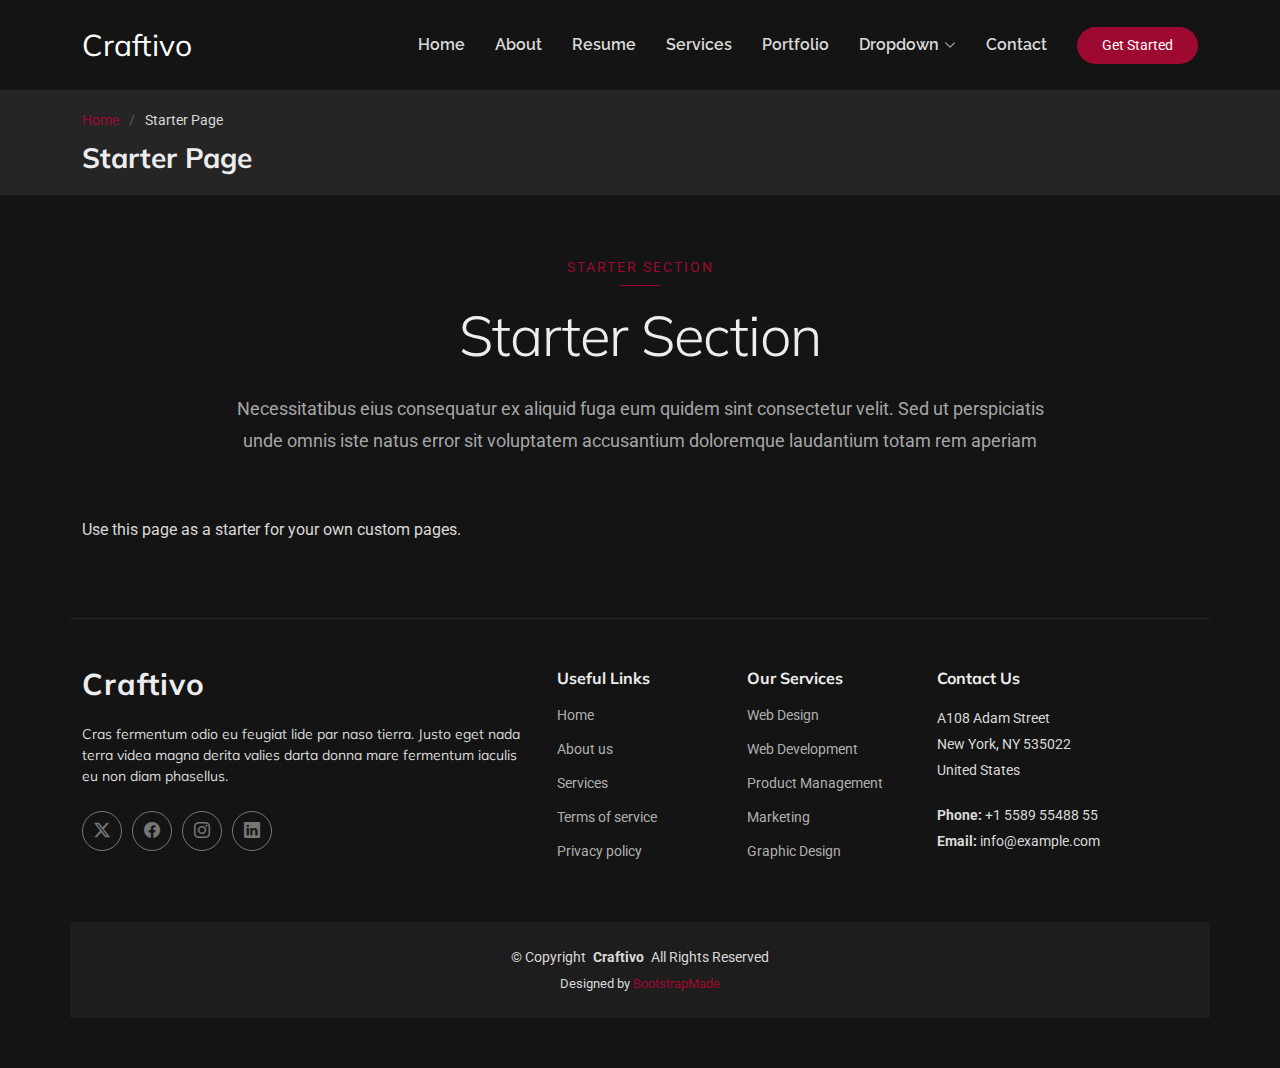
<file: starter-page.html>
<!DOCTYPE html>
<html lang="en">

<head>
  <meta charset="utf-8">
  <meta content="width=device-width, initial-scale=1.0" name="viewport">
  <title>Starter Page - Craftivo Bootstrap Template</title>
  <meta name="description" content="">
  <meta name="keywords" content="">

  <!-- Favicons -->
  <link href="assets/img/favicon.png" rel="icon">
  <link href="assets/img/apple-touch-icon.png" rel="apple-touch-icon">

  <!-- Fonts -->
  <link href="https://fonts.googleapis.com" rel="preconnect">
  <link href="https://fonts.gstatic.com" rel="preconnect" crossorigin>
  <link href="https://fonts.googleapis.com/css2?family=Roboto:ital,wght@0,100;0,300;0,400;0,500;0,700;0,900;1,100;1,300;1,400;1,500;1,700;1,900&family=Raleway:ital,wght@0,100;0,200;0,300;0,400;0,500;0,600;0,700;0,800;0,900;1,100;1,200;1,300;1,400;1,500;1,600;1,700;1,800;1,900&family=Mulish:ital,wght@0,200;0,300;0,400;0,500;0,600;0,700;0,800;0,900;1,200;1,300;1,400;1,500;1,600;1,700;1,800;1,900&display=swap" rel="stylesheet">

  <!-- Vendor CSS Files -->
  <link href="assets/vendor/bootstrap/css/bootstrap.min.css" rel="stylesheet">
  <link href="assets/vendor/bootstrap-icons/bootstrap-icons.css" rel="stylesheet">
  <link href="assets/vendor/aos/aos.css" rel="stylesheet">
  <link href="assets/vendor/glightbox/css/glightbox.min.css" rel="stylesheet">
  <link href="assets/vendor/swiper/swiper-bundle.min.css" rel="stylesheet">

  <!-- Main CSS File -->
  <link href="assets/css/main.css" rel="stylesheet">

  <!-- =======================================================
  * Template Name: Craftivo
  * Template URL: https://bootstrapmade.com/craftivo-bootstrap-portfolio-template/
  * Updated: Oct 04 2025 with Bootstrap v5.3.8
  * Author: BootstrapMade.com
  * License: https://bootstrapmade.com/license/
  ======================================================== -->
</head>

<body class="starter-page-page">

  <header id="header" class="header d-flex align-items-center sticky-top">
    <div class="container-fluid container-xl position-relative d-flex align-items-center">

      <a href="index.html" class="logo d-flex align-items-center me-auto">
        <!-- Uncomment the line below if you also wish to use an image logo -->
        <!-- <img src="assets/img/logo.webp" alt=""> -->
        <h1 class="sitename">Craftivo</h1>
      </a>

      <nav id="navmenu" class="navmenu">
        <ul>
          <li><a href="#hero">Home</a></li>
          <li><a href="#about">About</a></li>
          <li><a href="#resume">Resume</a></li>
          <li><a href="#services">Services</a></li>
          <li><a href="#portfolio">Portfolio</a></li>
          <li class="dropdown"><a href="#"><span>Dropdown</span> <i class="bi bi-chevron-down toggle-dropdown"></i></a>
            <ul>
              <li><a href="#">Dropdown 1</a></li>
              <li class="dropdown"><a href="#"><span>Deep Dropdown</span> <i class="bi bi-chevron-down toggle-dropdown"></i></a>
                <ul>
                  <li><a href="#">Deep Dropdown 1</a></li>
                  <li><a href="#">Deep Dropdown 2</a></li>
                  <li><a href="#">Deep Dropdown 3</a></li>
                  <li><a href="#">Deep Dropdown 4</a></li>
                  <li><a href="#">Deep Dropdown 5</a></li>
                </ul>
              </li>
              <li><a href="#">Dropdown 2</a></li>
              <li><a href="#">Dropdown 3</a></li>
              <li><a href="#">Dropdown 4</a></li>
            </ul>
          </li>
          <li><a href="#contact">Contact</a></li>
        </ul>
        <i class="mobile-nav-toggle d-xl-none bi bi-list"></i>
      </nav>

      <a class="btn-getstarted" href="#about">Get Started</a>

    </div>
  </header>

  <main class="main">

    <!-- Page Title -->
    <div class="page-title light-background">
      <div class="container">
        <nav class="breadcrumbs">
          <ol>
            <li><a href="index.html">Home</a></li>
            <li class="current">Starter Page</li>
          </ol>
        </nav>
        <h1>Starter Page</h1>
      </div>
    </div><!-- End Page Title -->

    <!-- Starter Section Section -->
    <section id="starter-section" class="starter-section section">

      <!-- Section Title -->
      <div class="container section-title" data-aos="fade-up">
        <span class="subtitle">Starter Section</span>
        <h2>Starter Section</h2>
        <p>Necessitatibus eius consequatur ex aliquid fuga eum quidem sint consectetur velit. Sed ut perspiciatis unde omnis iste natus error sit voluptatem accusantium doloremque laudantium totam rem aperiam</p>
      </div><!-- End Section Title -->

      <div class="container" data-aos="fade-up">
        <p>Use this page as a starter for your own custom pages.</p>
      </div>

    </section><!-- /Starter Section Section -->

  </main>

  <footer id="footer" class="footer">

    <div class="container footer-top">
      <div class="row gy-4">
        <div class="col-lg-5 col-md-12 footer-about">
          <a href="index.html" class="logo d-flex align-items-center">
            <span class="sitename">Craftivo</span>
          </a>
          <p>Cras fermentum odio eu feugiat lide par naso tierra. Justo eget nada terra videa magna derita valies darta donna mare fermentum iaculis eu non diam phasellus.</p>
          <div class="social-links d-flex mt-4">
            <a href=""><i class="bi bi-twitter-x"></i></a>
            <a href=""><i class="bi bi-facebook"></i></a>
            <a href=""><i class="bi bi-instagram"></i></a>
            <a href=""><i class="bi bi-linkedin"></i></a>
          </div>
        </div>

        <div class="col-lg-2 col-6 footer-links">
          <h4>Useful Links</h4>
          <ul>
            <li><a href="#">Home</a></li>
            <li><a href="#">About us</a></li>
            <li><a href="#">Services</a></li>
            <li><a href="#">Terms of service</a></li>
            <li><a href="#">Privacy policy</a></li>
          </ul>
        </div>

        <div class="col-lg-2 col-6 footer-links">
          <h4>Our Services</h4>
          <ul>
            <li><a href="#">Web Design</a></li>
            <li><a href="#">Web Development</a></li>
            <li><a href="#">Product Management</a></li>
            <li><a href="#">Marketing</a></li>
            <li><a href="#">Graphic Design</a></li>
          </ul>
        </div>

        <div class="col-lg-3 col-md-12 footer-contact text-center text-md-start">
          <h4>Contact Us</h4>
          <p>A108 Adam Street</p>
          <p>New York, NY 535022</p>
          <p>United States</p>
          <p class="mt-4"><strong>Phone:</strong> <span>+1 5589 55488 55</span></p>
          <p><strong>Email:</strong> <span>info@example.com</span></p>
        </div>

      </div>
    </div>

    <div class="container copyright text-center mt-4">
      <p>© <span>Copyright</span> <strong class="px-1 sitename">Craftivo</strong> <span>All Rights Reserved</span></p>
      <div class="credits">
        <!-- All the links in the footer should remain intact. -->
        <!-- You can delete the links only if you've purchased the pro version. -->
        <!-- Licensing information: https://bootstrapmade.com/license/ -->
        <!-- Purchase the pro version with working PHP/AJAX contact form: [buy-url] -->
        Designed by <a href="https://bootstrapmade.com/">BootstrapMade</a>
      </div>
    </div>

  </footer>

  <!-- Scroll Top -->
  <a href="#" id="scroll-top" class="scroll-top d-flex align-items-center justify-content-center"><i class="bi bi-arrow-up-short"></i></a>

  <!-- Preloader -->
  <div id="preloader"></div>

  <!-- Vendor JS Files -->
  <script src="assets/vendor/bootstrap/js/bootstrap.bundle.min.js"></script>
  <script src="assets/vendor/php-email-form/validate.js"></script>
  <script src="assets/vendor/aos/aos.js"></script>
  <script src="assets/vendor/typed.js/typed.umd.js"></script>
  <script src="assets/vendor/waypoints/noframework.waypoints.js"></script>
  <script src="assets/vendor/glightbox/js/glightbox.min.js"></script>
  <script src="assets/vendor/imagesloaded/imagesloaded.pkgd.min.js"></script>
  <script src="assets/vendor/isotope-layout/isotope.pkgd.min.js"></script>
  <script src="assets/vendor/swiper/swiper-bundle.min.js"></script>

  <!-- Main JS File -->
  <script src="assets/js/main.js"></script>

</body>

</html>
</file>
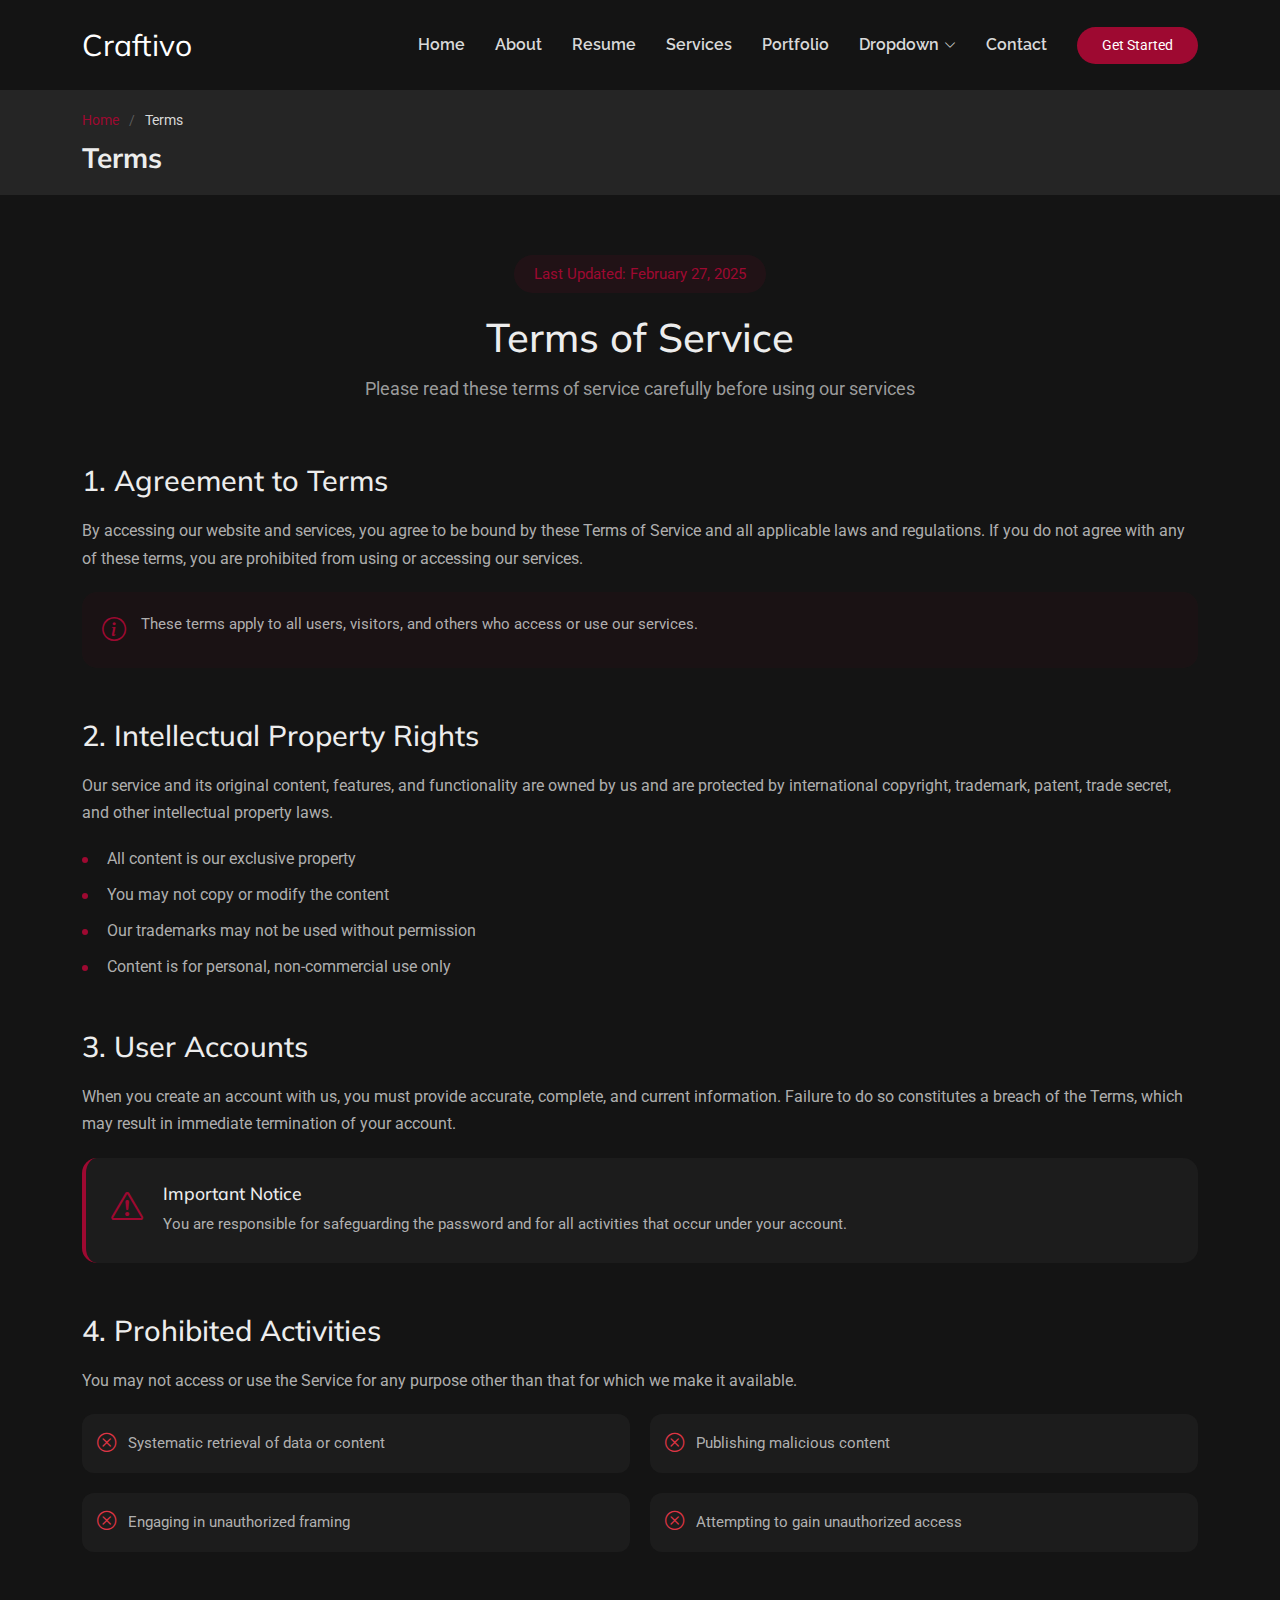
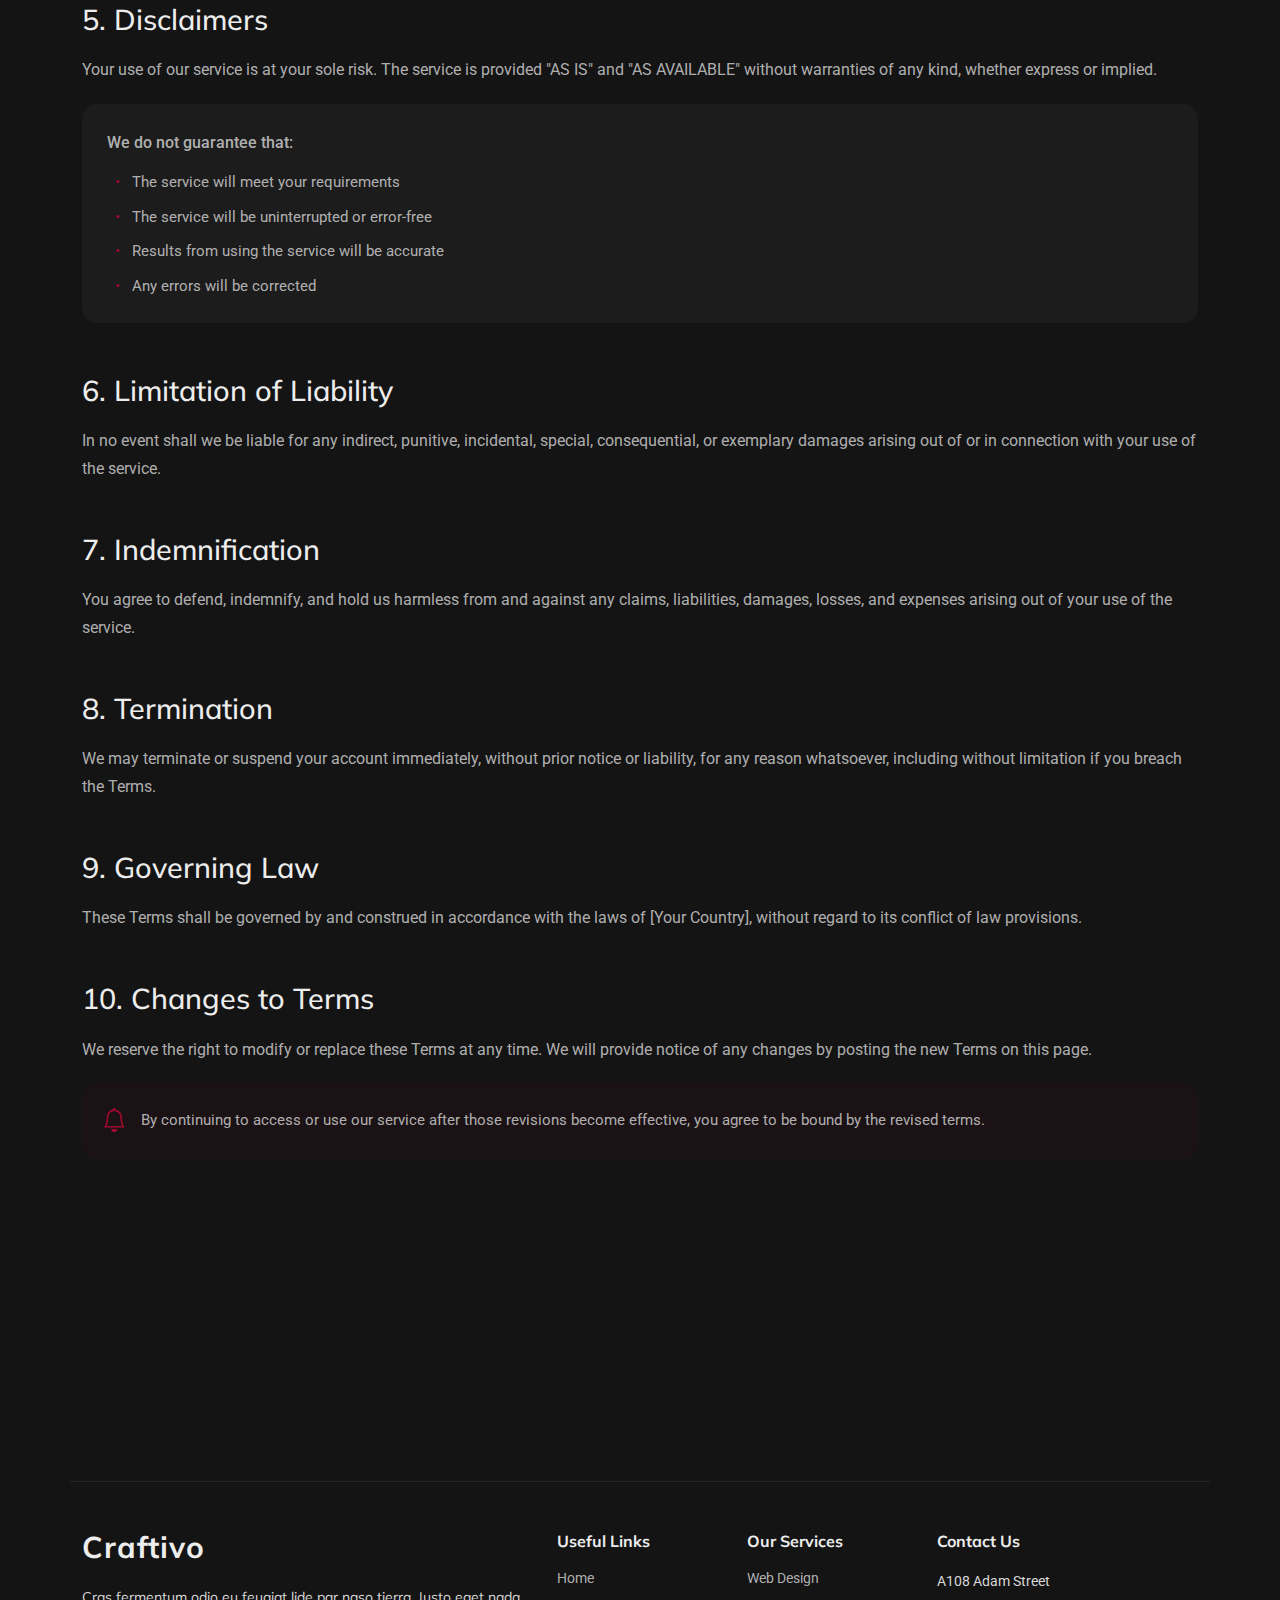
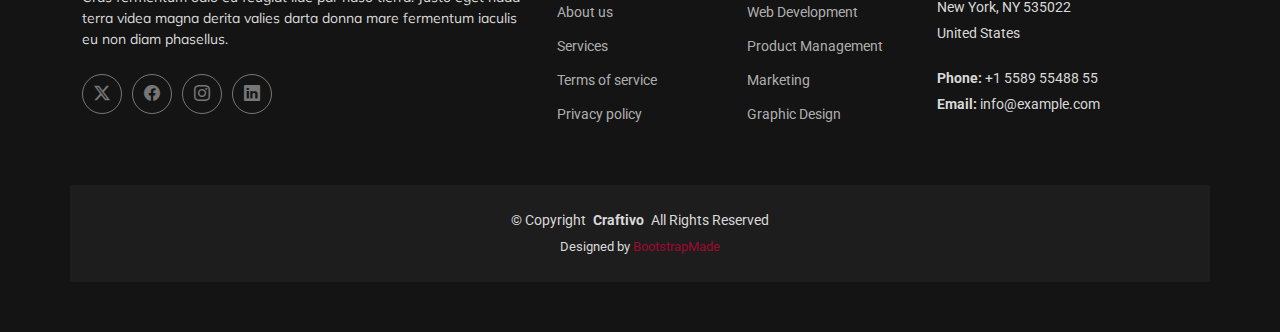
<file: terms.html>
<!DOCTYPE html>
<html lang="en">

<head>
  <meta charset="utf-8">
  <meta content="width=device-width, initial-scale=1.0" name="viewport">
  <title>Terms - Craftivo Bootstrap Template</title>
  <meta name="description" content="">
  <meta name="keywords" content="">

  <!-- Favicons -->
  <link href="assets/img/favicon.png" rel="icon">
  <link href="assets/img/apple-touch-icon.png" rel="apple-touch-icon">

  <!-- Fonts -->
  <link href="https://fonts.googleapis.com" rel="preconnect">
  <link href="https://fonts.gstatic.com" rel="preconnect" crossorigin>
  <link href="https://fonts.googleapis.com/css2?family=Roboto:ital,wght@0,100;0,300;0,400;0,500;0,700;0,900;1,100;1,300;1,400;1,500;1,700;1,900&family=Raleway:ital,wght@0,100;0,200;0,300;0,400;0,500;0,600;0,700;0,800;0,900;1,100;1,200;1,300;1,400;1,500;1,600;1,700;1,800;1,900&family=Mulish:ital,wght@0,200;0,300;0,400;0,500;0,600;0,700;0,800;0,900;1,200;1,300;1,400;1,500;1,600;1,700;1,800;1,900&display=swap" rel="stylesheet">

  <!-- Vendor CSS Files -->
  <link href="assets/vendor/bootstrap/css/bootstrap.min.css" rel="stylesheet">
  <link href="assets/vendor/bootstrap-icons/bootstrap-icons.css" rel="stylesheet">
  <link href="assets/vendor/aos/aos.css" rel="stylesheet">
  <link href="assets/vendor/glightbox/css/glightbox.min.css" rel="stylesheet">
  <link href="assets/vendor/swiper/swiper-bundle.min.css" rel="stylesheet">

  <!-- Main CSS File -->
  <link href="assets/css/main.css" rel="stylesheet">

  <!-- =======================================================
  * Template Name: Craftivo
  * Template URL: https://bootstrapmade.com/craftivo-bootstrap-portfolio-template/
  * Updated: Oct 04 2025 with Bootstrap v5.3.8
  * Author: BootstrapMade.com
  * License: https://bootstrapmade.com/license/
  ======================================================== -->
</head>

<body class="terms-page">

  <header id="header" class="header d-flex align-items-center sticky-top">
    <div class="container-fluid container-xl position-relative d-flex align-items-center">

      <a href="index.html" class="logo d-flex align-items-center me-auto">
        <!-- Uncomment the line below if you also wish to use an image logo -->
        <!-- <img src="assets/img/logo.webp" alt=""> -->
        <h1 class="sitename">Craftivo</h1>
      </a>

      <nav id="navmenu" class="navmenu">
        <ul>
          <li><a href="#hero">Home</a></li>
          <li><a href="#about">About</a></li>
          <li><a href="#resume">Resume</a></li>
          <li><a href="#services">Services</a></li>
          <li><a href="#portfolio">Portfolio</a></li>
          <li class="dropdown"><a href="#"><span>Dropdown</span> <i class="bi bi-chevron-down toggle-dropdown"></i></a>
            <ul>
              <li><a href="#">Dropdown 1</a></li>
              <li class="dropdown"><a href="#"><span>Deep Dropdown</span> <i class="bi bi-chevron-down toggle-dropdown"></i></a>
                <ul>
                  <li><a href="#">Deep Dropdown 1</a></li>
                  <li><a href="#">Deep Dropdown 2</a></li>
                  <li><a href="#">Deep Dropdown 3</a></li>
                  <li><a href="#">Deep Dropdown 4</a></li>
                  <li><a href="#">Deep Dropdown 5</a></li>
                </ul>
              </li>
              <li><a href="#">Dropdown 2</a></li>
              <li><a href="#">Dropdown 3</a></li>
              <li><a href="#">Dropdown 4</a></li>
            </ul>
          </li>
          <li><a href="#contact">Contact</a></li>
        </ul>
        <i class="mobile-nav-toggle d-xl-none bi bi-list"></i>
      </nav>

      <a class="btn-getstarted" href="#about">Get Started</a>

    </div>
  </header>

  <main class="main">

    <!-- Page Title -->
    <div class="page-title light-background">
      <div class="container">
        <nav class="breadcrumbs">
          <ol>
            <li><a href="index.html">Home</a></li>
            <li class="current">Terms</li>
          </ol>
        </nav>
        <h1>Terms</h1>
      </div>
    </div><!-- End Page Title -->

    <!-- Terms Of Service Section -->
    <section id="terms-of-service" class="terms-of-service section">

      <div class="container" data-aos="fade-up">
        <!-- Page Header -->
        <div class="tos-header text-center" data-aos="fade-up">
          <span class="last-updated">Last Updated: February 27, 2025</span>
          <h2>Terms of Service</h2>
          <p>Please read these terms of service carefully before using our services</p>
        </div>

        <!-- Content -->
        <div class="tos-content" data-aos="fade-up" data-aos-delay="200">
          <!-- Agreement Section -->
          <div id="agreement" class="content-section">
            <h3>1. Agreement to Terms</h3>
            <p>By accessing our website and services, you agree to be bound by these Terms of Service and all applicable laws and regulations. If you do not agree with any of these terms, you are prohibited from using or accessing our services.</p>
            <div class="info-box">
              <i class="bi bi-info-circle"></i>
              <p>These terms apply to all users, visitors, and others who access or use our services.</p>
            </div>
          </div>

          <!-- Intellectual Property -->
          <div id="intellectual-property" class="content-section">
            <h3>2. Intellectual Property Rights</h3>
            <p>Our service and its original content, features, and functionality are owned by us and are protected by international copyright, trademark, patent, trade secret, and other intellectual property laws.</p>
            <ul class="list-items">
              <li>All content is our exclusive property</li>
              <li>You may not copy or modify the content</li>
              <li>Our trademarks may not be used without permission</li>
              <li>Content is for personal, non-commercial use only</li>
            </ul>
          </div>

          <!-- User Accounts -->
          <div id="user-accounts" class="content-section">
            <h3>3. User Accounts</h3>
            <p>When you create an account with us, you must provide accurate, complete, and current information. Failure to do so constitutes a breach of the Terms, which may result in immediate termination of your account.</p>
            <div class="alert-box">
              <i class="bi bi-exclamation-triangle"></i>
              <div class="alert-content">
                <h5>Important Notice</h5>
                <p>You are responsible for safeguarding the password and for all activities that occur under your account.</p>
              </div>
            </div>
          </div>

          <!-- Prohibited Activities -->
          <div id="prohibited" class="content-section">
            <h3>4. Prohibited Activities</h3>
            <p>You may not access or use the Service for any purpose other than that for which we make it available.</p>
            <div class="prohibited-list">
              <div class="prohibited-item">
                <i class="bi bi-x-circle"></i>
                <span>Systematic retrieval of data or content</span>
              </div>
              <div class="prohibited-item">
                <i class="bi bi-x-circle"></i>
                <span>Publishing malicious content</span>
              </div>
              <div class="prohibited-item">
                <i class="bi bi-x-circle"></i>
                <span>Engaging in unauthorized framing</span>
              </div>
              <div class="prohibited-item">
                <i class="bi bi-x-circle"></i>
                <span>Attempting to gain unauthorized access</span>
              </div>
            </div>
          </div>

          <!-- Disclaimers -->
          <div id="disclaimer" class="content-section">
            <h3>5. Disclaimers</h3>
            <p>Your use of our service is at your sole risk. The service is provided "AS IS" and "AS AVAILABLE" without warranties of any kind, whether express or implied.</p>
            <div class="disclaimer-box">
              <p>We do not guarantee that:</p>
              <ul>
                <li>The service will meet your requirements</li>
                <li>The service will be uninterrupted or error-free</li>
                <li>Results from using the service will be accurate</li>
                <li>Any errors will be corrected</li>
              </ul>
            </div>
          </div>

          <!-- Limitation of Liability -->
          <div id="limitation" class="content-section">
            <h3>6. Limitation of Liability</h3>
            <p>In no event shall we be liable for any indirect, punitive, incidental, special, consequential, or exemplary damages arising out of or in connection with your use of the service.</p>
          </div>

          <!-- Indemnification -->
          <div id="indemnification" class="content-section">
            <h3>7. Indemnification</h3>
            <p>You agree to defend, indemnify, and hold us harmless from and against any claims, liabilities, damages, losses, and expenses arising out of your use of the service.</p>
          </div>

          <!-- Termination -->
          <div id="termination" class="content-section">
            <h3>8. Termination</h3>
            <p>We may terminate or suspend your account immediately, without prior notice or liability, for any reason whatsoever, including without limitation if you breach the Terms.</p>
          </div>

          <!-- Governing Law -->
          <div id="governing-law" class="content-section">
            <h3>9. Governing Law</h3>
            <p>These Terms shall be governed by and construed in accordance with the laws of [Your Country], without regard to its conflict of law provisions.</p>
          </div>

          <!-- Changes -->
          <div id="changes" class="content-section">
            <h3>10. Changes to Terms</h3>
            <p>We reserve the right to modify or replace these Terms at any time. We will provide notice of any changes by posting the new Terms on this page.</p>
            <div class="notice-box">
              <i class="bi bi-bell"></i>
              <p>By continuing to access or use our service after those revisions become effective, you agree to be bound by the revised terms.</p>
            </div>
          </div>
        </div>

        <!-- Contact Section -->
        <div class="tos-contact" data-aos="fade-up" data-aos-delay="300">
          <div class="contact-box">
            <div class="contact-icon">
              <i class="bi bi-envelope"></i>
            </div>
            <div class="contact-content">
              <h4>Questions About Terms?</h4>
              <p>If you have any questions about these Terms, please contact us.</p>
              <a href="#" class="contact-link">Contact Support</a>
            </div>
          </div>
        </div>
      </div>

    </section><!-- /Terms Of Service Section -->

  </main>

  <footer id="footer" class="footer">

    <div class="container footer-top">
      <div class="row gy-4">
        <div class="col-lg-5 col-md-12 footer-about">
          <a href="index.html" class="logo d-flex align-items-center">
            <span class="sitename">Craftivo</span>
          </a>
          <p>Cras fermentum odio eu feugiat lide par naso tierra. Justo eget nada terra videa magna derita valies darta donna mare fermentum iaculis eu non diam phasellus.</p>
          <div class="social-links d-flex mt-4">
            <a href=""><i class="bi bi-twitter-x"></i></a>
            <a href=""><i class="bi bi-facebook"></i></a>
            <a href=""><i class="bi bi-instagram"></i></a>
            <a href=""><i class="bi bi-linkedin"></i></a>
          </div>
        </div>

        <div class="col-lg-2 col-6 footer-links">
          <h4>Useful Links</h4>
          <ul>
            <li><a href="#">Home</a></li>
            <li><a href="#">About us</a></li>
            <li><a href="#">Services</a></li>
            <li><a href="#">Terms of service</a></li>
            <li><a href="#">Privacy policy</a></li>
          </ul>
        </div>

        <div class="col-lg-2 col-6 footer-links">
          <h4>Our Services</h4>
          <ul>
            <li><a href="#">Web Design</a></li>
            <li><a href="#">Web Development</a></li>
            <li><a href="#">Product Management</a></li>
            <li><a href="#">Marketing</a></li>
            <li><a href="#">Graphic Design</a></li>
          </ul>
        </div>

        <div class="col-lg-3 col-md-12 footer-contact text-center text-md-start">
          <h4>Contact Us</h4>
          <p>A108 Adam Street</p>
          <p>New York, NY 535022</p>
          <p>United States</p>
          <p class="mt-4"><strong>Phone:</strong> <span>+1 5589 55488 55</span></p>
          <p><strong>Email:</strong> <span>info@example.com</span></p>
        </div>

      </div>
    </div>

    <div class="container copyright text-center mt-4">
      <p>© <span>Copyright</span> <strong class="px-1 sitename">Craftivo</strong> <span>All Rights Reserved</span></p>
      <div class="credits">
        <!-- All the links in the footer should remain intact. -->
        <!-- You can delete the links only if you've purchased the pro version. -->
        <!-- Licensing information: https://bootstrapmade.com/license/ -->
        <!-- Purchase the pro version with working PHP/AJAX contact form: [buy-url] -->
        Designed by <a href="https://bootstrapmade.com/">BootstrapMade</a>
      </div>
    </div>

  </footer>

  <!-- Scroll Top -->
  <a href="#" id="scroll-top" class="scroll-top d-flex align-items-center justify-content-center"><i class="bi bi-arrow-up-short"></i></a>

  <!-- Preloader -->
  <div id="preloader"></div>

  <!-- Vendor JS Files -->
  <script src="assets/vendor/bootstrap/js/bootstrap.bundle.min.js"></script>
  <script src="assets/vendor/php-email-form/validate.js"></script>
  <script src="assets/vendor/aos/aos.js"></script>
  <script src="assets/vendor/typed.js/typed.umd.js"></script>
  <script src="assets/vendor/waypoints/noframework.waypoints.js"></script>
  <script src="assets/vendor/glightbox/js/glightbox.min.js"></script>
  <script src="assets/vendor/imagesloaded/imagesloaded.pkgd.min.js"></script>
  <script src="assets/vendor/isotope-layout/isotope.pkgd.min.js"></script>
  <script src="assets/vendor/swiper/swiper-bundle.min.js"></script>

  <!-- Main JS File -->
  <script src="assets/js/main.js"></script>

</body>

</html>
</file>
<file: assets/css/main.css>
/**
* Template Name: Craftivo
* Template URL: https://bootstrapmade.com/craftivo-bootstrap-portfolio-template/
* Updated: Oct 04 2025 with Bootstrap v5.3.8
* Author: BootstrapMade.com
* License: https://bootstrapmade.com/license/
*/

@charset "UTF-8";

/*--------------------------------------------------------------
# Font & Color Variables
# Help: https://bootstrapmade.com/color-system/
--------------------------------------------------------------*/
/* Fonts */
:root {
  --default-font: "Roboto",  system-ui, -apple-system, "Segoe UI", Roboto, "Helvetica Neue", Arial, "Noto Sans", "Liberation Sans", sans-serif, "Apple Color Emoji", "Segoe UI Emoji", "Segoe UI Symbol", "Noto Color Emoji";
  --heading-font: "Mulish",  sans-serif;
  --nav-font: "Raleway",  sans-serif;
}

/* Global Colors - The following color variables are used throughout the website. Updating them here will change the color scheme of the entire website */
:root { 
  --background-color: #141414; /* Background color for the entire website, including individual sections */
  --default-color: #d9d9d9; /* Default color used for the majority of the text content across the entire website */
  --heading-color: #ededed; /* Color for headings, subheadings and title throughout the website */
  --accent-color: #9e0931; /* Accent color that represents your brand on the website. It's used for buttons, links, and other elements that need to stand out */
  --surface-color: #1c1c1c; /* The surface color is used as a background of boxed elements within sections, such as cards, icon boxes, or other elements that require a visual separation from the global background. */
  --contrast-color: #ffffff; /* Contrast color for text, ensuring readability against backgrounds of accent, heading, or default colors. */
}

/* Nav Menu Colors - The following color variables are used specifically for the navigation menu. They are separate from the global colors to allow for more customization options */
:root {
  --nav-color: #d9d9d9;  /* The default color of the main navmenu links */
  --nav-hover-color: #ff4d4f; /* Applied to main navmenu links when they are hovered over or active */
  --nav-mobile-background-color: #2e2e2e; /* Used as the background color for mobile navigation menu */
  --nav-dropdown-background-color: #2e2e2e; /* Used as the background color for dropdown items that appear when hovering over primary navigation items */
  --nav-dropdown-color: #d9d9d9; /* Used for navigation links of the dropdown items in the navigation menu. */
  --nav-dropdown-hover-color: #ff4d4f; /* Similar to --nav-hover-color, this color is applied to dropdown navigation links when they are hovered over. */
}

/* Color Presets - These classes override global colors when applied to any section or element, providing reuse of the sam color scheme. */

.light-background {
  --background-color: rgba(41, 41, 41, 0.8);
  --surface-color: #484848;
}

.dark-background {
  --background-color: #060606;
  --default-color: #ffffff;
  --heading-color: #ffffff;
  --surface-color: #252525;
  --contrast-color: #ffffff;
}

/* Smooth scroll */
:root {
  scroll-behavior: smooth;
}

/*--------------------------------------------------------------
# General Styling & Shared Classes
--------------------------------------------------------------*/
body {
  color: var(--default-color);
  background-color: var(--background-color);
  font-family: var(--default-font);
}

a {
  color: var(--accent-color);
  text-decoration: none;
  transition: 0.3s;
}

a:hover {
  color: color-mix(in srgb, var(--accent-color), transparent 25%);
  text-decoration: none;
}

h1,
h2,
h3,
h4,
h5,
h6 {
  color: var(--heading-color);
  font-family: var(--heading-font);
}

/* PHP Email Form Messages
------------------------------*/
.php-email-form .error-message {
  display: none;
  background: #df1529;
  color: #ffffff;
  text-align: left;
  padding: 15px;
  margin-bottom: 24px;
  font-weight: 600;
}

.php-email-form .sent-message {
  display: none;
  color: #ffffff;
  background: #059652;
  text-align: center;
  padding: 15px;
  margin-bottom: 24px;
  font-weight: 600;
}

.php-email-form .loading {
  display: none;
  background: var(--surface-color);
  text-align: center;
  padding: 15px;
  margin-bottom: 24px;
}

.php-email-form .loading:before {
  content: "";
  display: inline-block;
  border-radius: 50%;
  width: 24px;
  height: 24px;
  margin: 0 10px -6px 0;
  border: 3px solid var(--accent-color);
  border-top-color: var(--surface-color);
  animation: php-email-form-loading 1s linear infinite;
}

@keyframes php-email-form-loading {
  0% {
    transform: rotate(0deg);
  }

  100% {
    transform: rotate(360deg);
  }
}

/*--------------------------------------------------------------
# Global Header
--------------------------------------------------------------*/
.header {
  --heading-color: #ffffff;
  color: var(--default-color);
  background-color: var(--background-color);
  padding: 15px 0;
  transition: all 0.5s;
  z-index: 997;
}

.header .logo {
  line-height: 1;
}

.header .logo img {
  max-height: 36px;
  margin-right: 8px;
}

.header .logo h1 {
  font-size: 30px;
  margin: 0;
  font-weight: 400;
  color: var(--heading-color);
}

.header .btn-getstarted,
.header .btn-getstarted:focus {
  color: var(--contrast-color);
  background: var(--accent-color);
  font-size: 14px;
  padding: 8px 25px;
  margin: 0 0 0 30px;
  border-radius: 50px;
  transition: 0.3s;
}

.header .btn-getstarted:hover,
.header .btn-getstarted:focus:hover {
  color: var(--contrast-color);
  background: color-mix(in srgb, var(--accent-color), transparent 15%);
}

@media (max-width: 1200px) {
  .header .logo {
    order: 1;
  }

  .header .btn-getstarted {
    order: 2;
    margin: 0 15px 0 0;
    padding: 6px 15px;
  }

  .header .navmenu {
    order: 3;
  }
}

.scrolled .header {
  box-shadow: 0px 0 18px rgba(0, 0, 0, 0.1);
}

/* Global Header on Scroll
------------------------------*/
.scrolled .header {
  --background-color: rgba(20, 20, 20, 0.8);
}

/* Index Page Header
------------------------------*/
.index-page .header {
  --background-color: rgba(255, 255, 255, 0);
}

/* Index Page Header on Scroll
------------------------------*/
.index-page.scrolled .header {
  --background-color: rgba(20, 20, 20, 0.8);
}

/*--------------------------------------------------------------
# Navigation Menu
--------------------------------------------------------------*/
/* Navmenu - Desktop */
@media (min-width: 1200px) {
  .navmenu {
    padding: 0;
  }

  .navmenu ul {
    margin: 0;
    padding: 0;
    display: flex;
    list-style: none;
    align-items: center;
  }

  .navmenu li {
    position: relative;
  }

  .navmenu a,
  .navmenu a:focus {
    color: var(--nav-color);
    padding: 18px 15px;
    font-size: 16px;
    font-family: var(--nav-font);
    font-weight: 600;
    display: flex;
    align-items: center;
    justify-content: space-between;
    white-space: nowrap;
    transition: 0.3s;
  }

  .navmenu a i,
  .navmenu a:focus i {
    font-size: 12px;
    line-height: 0;
    margin-left: 5px;
    transition: 0.3s;
  }

  .navmenu li:last-child a {
    padding-right: 0;
  }

  .navmenu li:hover>a,
  .navmenu .active,
  .navmenu .active:focus {
    color: var(--nav-hover-color);
  }

  .navmenu .dropdown ul {
    margin: 0;
    padding: 10px 0;
    background: var(--nav-dropdown-background-color);
    display: block;
    position: absolute;
    visibility: hidden;
    left: 14px;
    top: 130%;
    opacity: 0;
    transition: 0.3s;
    border-radius: 4px;
    z-index: 99;
    box-shadow: 0px 0px 30px rgba(0, 0, 0, 0.1);
  }

  .navmenu .dropdown ul li {
    min-width: 200px;
  }

  .navmenu .dropdown ul a {
    padding: 10px 20px;
    font-size: 15px;
    text-transform: none;
    color: var(--nav-dropdown-color);
  }

  .navmenu .dropdown ul a i {
    font-size: 12px;
  }

  .navmenu .dropdown ul a:hover,
  .navmenu .dropdown ul .active:hover,
  .navmenu .dropdown ul li:hover>a {
    color: var(--nav-dropdown-hover-color);
  }

  .navmenu .dropdown:hover>ul {
    opacity: 1;
    top: 100%;
    visibility: visible;
  }

  .navmenu .dropdown .dropdown ul {
    top: 0;
    left: -90%;
    visibility: hidden;
  }

  .navmenu .dropdown .dropdown:hover>ul {
    opacity: 1;
    top: 0;
    left: -100%;
    visibility: visible;
  }
}

/* Navmenu - Mobile */
@media (max-width: 1199px) {
  .mobile-nav-toggle {
    color: var(--nav-color);
    font-size: 28px;
    line-height: 0;
    margin-right: 10px;
    cursor: pointer;
    transition: color 0.3s;
  }

  .navmenu {
    padding: 0;
    z-index: 9997;
  }

  .navmenu ul {
    display: none;
    list-style: none;
    position: absolute;
    inset: 60px 20px 20px 20px;
    padding: 10px 0;
    margin: 0;
    border-radius: 6px;
    background-color: var(--nav-mobile-background-color);
    overflow-y: auto;
    transition: 0.3s;
    z-index: 9998;
    box-shadow: 0px 0px 30px rgba(0, 0, 0, 0.1);
  }

  .navmenu a,
  .navmenu a:focus {
    color: var(--nav-dropdown-color);
    padding: 10px 20px;
    font-family: var(--nav-font);
    font-size: 17px;
    font-weight: 500;
    display: flex;
    align-items: center;
    justify-content: space-between;
    white-space: nowrap;
    transition: 0.3s;
  }

  .navmenu a i,
  .navmenu a:focus i {
    font-size: 12px;
    line-height: 0;
    margin-left: 5px;
    width: 30px;
    height: 30px;
    display: flex;
    align-items: center;
    justify-content: center;
    border-radius: 50%;
    transition: 0.3s;
    background-color: color-mix(in srgb, var(--accent-color), transparent 90%);
  }

  .navmenu a i:hover,
  .navmenu a:focus i:hover {
    background-color: var(--accent-color);
    color: var(--contrast-color);
  }

  .navmenu a:hover,
  .navmenu .active,
  .navmenu .active:focus {
    color: var(--nav-dropdown-hover-color);
  }

  .navmenu .active i,
  .navmenu .active:focus i {
    background-color: var(--accent-color);
    color: var(--contrast-color);
    transform: rotate(180deg);
  }

  .navmenu .dropdown ul {
    position: static;
    display: none;
    z-index: 99;
    padding: 10px 0;
    margin: 10px 20px;
    background-color: var(--nav-dropdown-background-color);
    border: 1px solid color-mix(in srgb, var(--default-color), transparent 90%);
    box-shadow: none;
    transition: all 0.5s ease-in-out;
  }

  .navmenu .dropdown ul ul {
    background-color: rgba(33, 37, 41, 0.1);
  }

  .navmenu .dropdown>.dropdown-active {
    display: block;
    background-color: rgba(33, 37, 41, 0.03);
  }

  .mobile-nav-active {
    overflow: hidden;
  }

  .mobile-nav-active .mobile-nav-toggle {
    color: #fff;
    position: absolute;
    font-size: 32px;
    top: 15px;
    right: 15px;
    margin-right: 0;
    z-index: 9999;
  }

  .mobile-nav-active .navmenu {
    position: fixed;
    overflow: hidden;
    inset: 0;
    background: rgba(33, 37, 41, 0.8);
    transition: 0.3s;
  }

  .mobile-nav-active .navmenu>ul {
    display: block;
  }
}

/*--------------------------------------------------------------
# Global Footer
--------------------------------------------------------------*/
.footer {
  color: var(--default-color);
  background-color: var(--background-color);
  font-size: 14px;
  padding-bottom: 50px;
  position: relative;
}

.footer .footer-top {
  padding-top: 50px;
  border-top: 1px solid color-mix(in srgb, var(--default-color), transparent 90%);
}

.footer .footer-about .logo {
  line-height: 1;
  margin-bottom: 25px;
}

.footer .footer-about .logo img {
  max-height: 40px;
  margin-right: 6px;
}

.footer .footer-about .logo span {
  color: var(--heading-color);
  font-size: 30px;
  font-weight: 700;
  letter-spacing: 1px;
  font-family: var(--heading-font);
}

.footer .footer-about p {
  font-size: 14px;
  font-family: var(--heading-font);
}

.footer .social-links a {
  display: flex;
  align-items: center;
  justify-content: center;
  width: 40px;
  height: 40px;
  border-radius: 50%;
  border: 1px solid color-mix(in srgb, var(--default-color), transparent 50%);
  font-size: 16px;
  color: color-mix(in srgb, var(--default-color), transparent 50%);
  margin-right: 10px;
  transition: 0.3s;
}

.footer .social-links a:hover {
  color: var(--accent-color);
  border-color: var(--accent-color);
}

.footer h4 {
  font-size: 16px;
  font-weight: bold;
  position: relative;
  padding-bottom: 12px;
}

.footer .footer-links {
  margin-bottom: 30px;
}

.footer .footer-links ul {
  list-style: none;
  padding: 0;
  margin: 0;
}

.footer .footer-links ul i {
  padding-right: 2px;
  font-size: 12px;
  line-height: 0;
}

.footer .footer-links ul li {
  padding: 10px 0;
  display: flex;
  align-items: center;
}

.footer .footer-links ul li:first-child {
  padding-top: 0;
}

.footer .footer-links ul a {
  color: color-mix(in srgb, var(--default-color), transparent 20%);
  display: inline-block;
  line-height: 1;
}

.footer .footer-links ul a:hover {
  color: var(--accent-color);
}

.footer .footer-contact p {
  margin-bottom: 5px;
}

.footer .copyright {
  padding-top: 25px;
  padding-bottom: 25px;
  background-color: color-mix(in srgb, var(--default-color), transparent 95%);
}

.footer .copyright p {
  margin-bottom: 0;
}

.footer .credits {
  margin-top: 6px;
  font-size: 13px;
}

/*--------------------------------------------------------------
# Preloader
--------------------------------------------------------------*/
#preloader {
  position: fixed;
  inset: 0;
  z-index: 999999;
  overflow: hidden;
  background: var(--background-color);
  transition: all 0.6s ease-out;
}

#preloader:before {
  content: "";
  position: fixed;
  top: calc(50% - 30px);
  left: calc(50% - 30px);
  border: 6px solid #ffffff;
  border-color: var(--accent-color) transparent var(--accent-color) transparent;
  border-radius: 50%;
  width: 60px;
  height: 60px;
  animation: animate-preloader 1.5s linear infinite;
}

@keyframes animate-preloader {
  0% {
    transform: rotate(0deg);
  }

  100% {
    transform: rotate(360deg);
  }
}

/*--------------------------------------------------------------
# Scroll Top Button
--------------------------------------------------------------*/
.scroll-top {
  position: fixed;
  visibility: hidden;
  opacity: 0;
  right: 15px;
  bottom: 15px;
  z-index: 99999;
  background-color: var(--accent-color);
  width: 40px;
  height: 40px;
  border-radius: 4px;
  transition: all 0.4s;
}

.scroll-top i {
  font-size: 24px;
  color: var(--contrast-color);
  line-height: 0;
}

.scroll-top:hover {
  background-color: color-mix(in srgb, var(--accent-color), transparent 20%);
  color: var(--contrast-color);
}

.scroll-top.active {
  visibility: visible;
  opacity: 1;
}

/*--------------------------------------------------------------
# Disable aos animation delay on mobile devices
--------------------------------------------------------------*/
@media screen and (max-width: 768px) {
  [data-aos-delay] {
    transition-delay: 0 !important;
  }
}

/*--------------------------------------------------------------
# Global Page Titles & Breadcrumbs
--------------------------------------------------------------*/
.page-title {
  color: var(--default-color);
  background-color: var(--background-color);
  padding: 20px 0;
  position: relative;
}

.page-title h1 {
  font-size: 28px;
  font-weight: 700;
  margin: 0;
}

.page-title .breadcrumbs ol {
  display: flex;
  flex-wrap: wrap;
  list-style: none;
  padding: 0 0 10px 0;
  margin: 0;
  font-size: 14px;
  font-weight: 400;
}

.page-title .breadcrumbs ol li+li {
  padding-left: 10px;
}

.page-title .breadcrumbs ol li+li::before {
  content: "/";
  display: inline-block;
  padding-right: 10px;
  color: color-mix(in srgb, var(--default-color), transparent 70%);
}

/*--------------------------------------------------------------
# Global Sections
--------------------------------------------------------------*/
section,
.section {
  color: var(--default-color);
  background-color: var(--background-color);
  padding: 60px 0;
  scroll-margin-top: 90px;
  overflow: clip;
}

@media (max-width: 1199px) {

  section,
  .section {
    scroll-margin-top: 66px;
  }
}

/*--------------------------------------------------------------
# Global Section Titles
--------------------------------------------------------------*/
.section-title {
  text-align: center;
  padding-bottom: 60px;
  position: relative;
}

.section-title h2 {
  font-size: 3.5rem;
  font-weight: 300;
  line-height: 1.2;
  color: var(--heading-color);
  margin-bottom: 1.5rem;
  letter-spacing: -1px;
}

@media (max-width: 768px) {
  .section-title h2 {
    font-size: 2.5rem;
  }
}

.section-title .subtitle {
  display: inline-block;
  font-size: 0.875rem;
  font-weight: 400;
  color: var(--accent-color);
  text-transform: uppercase;
  letter-spacing: 2px;
  margin-bottom: 1.5rem;
  position: relative;
}

.section-title .subtitle::after {
  content: "";
  position: absolute;
  bottom: -8px;
  left: 50%;
  transform: translateX(-50%);
  width: 40px;
  height: 1px;
  background: var(--accent-color);
}

.section-title p {
  font-size: 1.125rem;
  line-height: 1.8;
  color: color-mix(in srgb, var(--default-color), transparent 25%);
  max-width: 900px;
  margin: 0 auto;
  text-wrap: balance;
}

/*--------------------------------------------------------------
# Hero Section
--------------------------------------------------------------*/
.hero {
  padding-top: 80px;
  min-height: 100vh;
  position: relative;
  display: flex;
  align-items: center;
  justify-content: center;
  overflow: hidden;
  padding-bottom: 80px;
}

.hero img {
  position: absolute;
  inset: 0;
  display: block;
  width: 100%;
  height: 100%;
  object-fit: cover;
  z-index: 1;
}

.hero:before {
  content: "";
  background: color-mix(in srgb, var(--background-color), transparent 30%);
  position: absolute;
  inset: 0;
  z-index: 2;
  border-radius: 0;
}

.hero .container {
  position: relative;
  z-index: 3;
}

.hero h2 {
  margin: 0;
  font-size: 48px;
  font-weight: 700;
}

.hero p {
  margin: 10px 0 0 0;
  font-size: 24px;
  color: color-mix(in srgb, var(--default-color), transparent 20%);
}

.hero p span {
  color: var(--accent-color);
  letter-spacing: 1px;
  border-bottom: 2px solid var(--accent-color);
}

.hero .social-links {
  margin-top: 30px;
  display: flex;
  justify-content: center;
  gap: 15px;
}

.hero .social-links a {
  display: flex;
  align-items: center;
  justify-content: center;
  width: 50px;
  height: 50px;
  border-radius: 50%;
  background: color-mix(in srgb, var(--default-color), transparent 92%);
  color: var(--default-color);
  font-size: 20px;
  transition: 0.3s;
}

.hero .social-links a:hover {
  background: var(--accent-color);
  color: var(--contrast-color);
  transform: translateY(-3px);
}

@media (max-width: 768px) {
  .hero h2 {
    font-size: 32px;
  }

  .hero p {
    font-size: 20px;
  }
}

/*--------------------------------------------------------------
# About Section
--------------------------------------------------------------*/
.about {
  overflow: hidden;
  position: relative;
}

.about::before {
  content: "";
  position: absolute;
  top: -50%;
  right: -20%;
  width: 800px;
  height: 800px;
  background: radial-gradient(circle, color-mix(in srgb, var(--accent-color), transparent 85%) 0%, transparent 70%);
  border-radius: 50%;
  z-index: 0;
  pointer-events: none;
}

.about .container {
  position: relative;
  z-index: 1;
}

.about .profile-card {
  background: var(--surface-color);
  border-radius: 24px;
  padding: 40px;
  box-shadow: 0 8px 30px rgba(0, 0, 0, 0.08);
  position: sticky;
  top: 100px;
}

.about .profile-card .profile-header {
  text-align: center;
  padding-bottom: 30px;
  border-bottom: 1px solid color-mix(in srgb, var(--default-color), transparent 90%);
}

.about .profile-card .profile-header .profile-avatar {
  width: 140px;
  height: 140px;
  margin: 0 auto 24px;
  position: relative;
  border-radius: 50%;
  padding: 6px;
  background: linear-gradient(135deg, var(--accent-color), color-mix(in srgb, var(--accent-color), #ff6b9d 50%));
}

.about .profile-card .profile-header .profile-avatar img {
  width: 100%;
  height: 100%;
  object-fit: cover;
  border-radius: 50%;
  border: 4px solid var(--surface-color);
}

.about .profile-card .profile-header .profile-avatar .status-indicator {
  position: absolute;
  bottom: 8px;
  right: 8px;
  width: 24px;
  height: 24px;
  background: #10b981;
  border: 4px solid var(--surface-color);
  border-radius: 50%;
  animation: pulse 2s infinite;
}

.about .profile-card .profile-header h3 {
  font-size: 24px;
  font-weight: 700;
  margin-bottom: 8px;
  color: var(--heading-color);
}

.about .profile-card .profile-header .role {
  display: inline-block;
  font-size: 15px;
  color: var(--accent-color);
  font-weight: 500;
  margin-bottom: 16px;
}

.about .profile-card .profile-header .rating {
  display: flex;
  align-items: center;
  justify-content: center;
  gap: 4px;
  margin-top: 12px;
}

.about .profile-card .profile-header .rating i {
  color: #fbbf24;
  font-size: 16px;
}

.about .profile-card .profile-header .rating span {
  margin-left: 8px;
  font-weight: 600;
  color: var(--default-color);
  font-size: 15px;
}

.about .profile-card .profile-stats {
  display: grid;
  grid-template-columns: repeat(3, 1fr);
  gap: 20px;
  padding: 30px 0;
  border-bottom: 1px solid color-mix(in srgb, var(--default-color), transparent 90%);
}

.about .profile-card .profile-stats .stat-item {
  text-align: center;
}

.about .profile-card .profile-stats .stat-item h4 {
  font-size: 28px;
  font-weight: 700;
  color: var(--accent-color);
  margin-bottom: 6px;
}

.about .profile-card .profile-stats .stat-item p {
  font-size: 13px;
  color: color-mix(in srgb, var(--default-color), transparent 30%);
  text-transform: uppercase;
  letter-spacing: 0.5px;
  margin: 0;
}

.about .profile-card .profile-actions {
  display: flex;
  flex-direction: column;
  gap: 12px;
  padding: 30px 0;
  border-bottom: 1px solid color-mix(in srgb, var(--default-color), transparent 90%);
}

.about .profile-card .profile-actions a {
  display: flex;
  align-items: center;
  justify-content: center;
  gap: 10px;
  padding: 14px 24px;
  border-radius: 12px;
  font-weight: 600;
  font-size: 15px;
  text-decoration: none;
  transition: all 0.3s ease;
}

.about .profile-card .profile-actions a.btn-primary {
  background: var(--accent-color);
  color: var(--contrast-color);
}

.about .profile-card .profile-actions a.btn-primary:hover {
  background: color-mix(in srgb, var(--accent-color), #000 15%);
  transform: translateY(-2px);
  box-shadow: 0 6px 20px rgba(0, 0, 0, 0.15);
}

.about .profile-card .profile-actions a.btn-secondary {
  background: color-mix(in srgb, var(--accent-color), transparent 90%);
  color: var(--accent-color);
}

.about .profile-card .profile-actions a.btn-secondary:hover {
  background: color-mix(in srgb, var(--accent-color), transparent 85%);
}

.about .profile-card .profile-actions a i {
  font-size: 18px;
}

.about .profile-card .social-connect {
  display: flex;
  justify-content: center;
  gap: 12px;
  padding-top: 30px;
}

.about .profile-card .social-connect a {
  width: 44px;
  height: 44px;
  display: flex;
  align-items: center;
  justify-content: center;
  background: color-mix(in srgb, var(--default-color), transparent 94%);
  border-radius: 12px;
  color: var(--default-color);
  font-size: 18px;
  transition: all 0.3s ease;
}

.about .profile-card .social-connect a:hover {
  background: var(--accent-color);
  color: var(--contrast-color);
  transform: translateY(-3px);
}

.about .content-wrapper .bio-section {
  margin-bottom: 50px;
}

.about .content-wrapper .bio-section .section-tag {
  display: inline-block;
  padding: 6px 16px;
  background: color-mix(in srgb, var(--accent-color), transparent 90%);
  color: var(--accent-color);
  border-radius: 20px;
  font-size: 13px;
  font-weight: 600;
  text-transform: uppercase;
  letter-spacing: 0.5px;
  margin-bottom: 16px;
}

.about .content-wrapper .bio-section h2 {
  font-size: 36px;
  font-weight: 700;
  color: var(--heading-color);
  margin-bottom: 24px;
  line-height: 1.2;
}

.about .content-wrapper .bio-section p {
  font-size: 16px;
  line-height: 1.8;
  color: var(--default-color);
  margin-bottom: 16px;
}

.about .content-wrapper .bio-section p:last-child {
  margin-bottom: 0;
}

.about .content-wrapper .details-grid {
  display: grid;
  grid-template-columns: repeat(2, 1fr);
  gap: 24px;
  margin-bottom: 50px;
}

.about .content-wrapper .details-grid .detail-item {
  display: flex;
  align-items: center;
  gap: 16px;
  padding: 24px;
  background: var(--surface-color);
  border-radius: 16px;
  border: 1px solid color-mix(in srgb, var(--default-color), transparent 92%);
  transition: all 0.3s ease;
}

.about .content-wrapper .details-grid .detail-item:hover {
  border-color: var(--accent-color);
  transform: translateY(-3px);
  box-shadow: 0 8px 24px rgba(0, 0, 0, 0.08);
}

.about .content-wrapper .details-grid .detail-item i {
  font-size: 28px;
  color: var(--accent-color);
  flex-shrink: 0;
}

.about .content-wrapper .details-grid .detail-item .detail-content span {
  display: block;
  font-size: 13px;
  color: color-mix(in srgb, var(--default-color), transparent 40%);
  text-transform: uppercase;
  letter-spacing: 0.5px;
  margin-bottom: 4px;
}

.about .content-wrapper .details-grid .detail-item .detail-content strong {
  display: block;
  font-size: 16px;
  color: var(--heading-color);
  font-weight: 600;
}

.about .content-wrapper .skills-showcase .section-tag {
  display: inline-block;
  padding: 6px 16px;
  background: color-mix(in srgb, var(--accent-color), transparent 90%);
  color: var(--accent-color);
  border-radius: 20px;
  font-size: 13px;
  font-weight: 600;
  text-transform: uppercase;
  letter-spacing: 0.5px;
  margin-bottom: 16px;
}

.about .content-wrapper .skills-showcase h3 {
  font-size: 28px;
  font-weight: 700;
  color: var(--heading-color);
  margin-bottom: 32px;
}

.about .content-wrapper .skills-showcase .skills-list .skill-item {
  margin-bottom: 28px;
}

.about .content-wrapper .skills-showcase .skills-list .skill-item .skill-info {
  display: flex;
  justify-content: space-between;
  align-items: center;
  margin-bottom: 10px;
}

.about .content-wrapper .skills-showcase .skills-list .skill-item .skill-info .skill-name {
  font-size: 15px;
  font-weight: 600;
  color: var(--heading-color);
}

.about .content-wrapper .skills-showcase .skills-list .skill-item .skill-info .skill-percent {
  font-size: 15px;
  font-weight: 700;
  color: var(--accent-color);
}

.about .content-wrapper .skills-showcase .skills-list .skill-item .progress {
  height: 10px;
  border-radius: 10px;
  background: color-mix(in srgb, var(--default-color), transparent 94%);
  overflow: hidden;
}

.about .content-wrapper .skills-showcase .skills-list .skill-item .progress .progress-bar {
  width: 0;
  height: 100%;
  background: linear-gradient(90deg, var(--accent-color), color-mix(in srgb, var(--accent-color), #ff6b9d 50%));
  border-radius: 10px;
  transition: width 1.5s cubic-bezier(0.65, 0, 0.35, 1);
  position: relative;
}

.about .content-wrapper .skills-showcase .skills-list .skill-item .progress .progress-bar::after {
  content: "";
  position: absolute;
  top: 0;
  left: 0;
  right: 0;
  bottom: 0;
  background: linear-gradient(90deg, transparent, rgba(255, 255, 255, 0.4), transparent);
  animation: shimmer 2s infinite;
}

@keyframes pulse {

  0%,
  100% {
    opacity: 1;
  }

  50% {
    opacity: 0.6;
  }
}

@keyframes shimmer {
  0% {
    transform: translateX(-100%);
  }

  100% {
    transform: translateX(100%);
  }
}

@media (max-width: 992px) {
  .about .profile-card {
    position: static;
    margin-bottom: 40px;
  }

  .about .content-wrapper .bio-section h2 {
    font-size: 30px;
  }

  .about .content-wrapper .details-grid {
    grid-template-columns: 1fr;
  }

  .about .content-wrapper .skills-showcase h3 {
    font-size: 24px;
  }
}

@media (max-width: 576px) {
  .about .profile-card {
    padding: 30px 20px;
  }

  .about .profile-card .profile-header .profile-avatar {
    width: 120px;
    height: 120px;
  }

  .about .profile-card .profile-stats {
    grid-template-columns: repeat(3, 1fr);
    gap: 16px;
  }

  .about .profile-card .profile-stats .stat-item h4 {
    font-size: 24px;
  }

  .about .content-wrapper .bio-section h2 {
    font-size: 26px;
  }

  .about .content-wrapper .details-grid .detail-item {
    padding: 18px;
  }

  .about .content-wrapper .details-grid .detail-item i {
    font-size: 24px;
  }
}

/*--------------------------------------------------------------
# Resume Section
--------------------------------------------------------------*/
.resume .section-header {
  margin-bottom: 2.5rem;
}

.resume .section-header .header-content .section-badge {
  display: inline-block;
  background: linear-gradient(135deg, var(--accent-color), color-mix(in srgb, var(--accent-color), #6c5ce7 20%));
  color: var(--contrast-color);
  padding: 0.5rem 1.2rem;
  border-radius: 25px;
  font-size: 0.85rem;
  font-weight: 600;
  text-transform: uppercase;
  letter-spacing: 0.1em;
  margin-bottom: 1rem;
}

.resume .section-header .header-content h2 {
  font-size: 2.2rem;
  font-weight: 700;
  color: var(--heading-color);
  margin-bottom: 1rem;
  line-height: 1.2;
  letter-spacing: -0.02em;
}

.resume .section-header .header-content p {
  font-size: 1rem;
  line-height: 1.7;
  color: color-mix(in srgb, var(--default-color), transparent 35%);
  margin: 0;
}

.resume .experience-section .experience-cards {
  display: flex;
  flex-direction: column;
  gap: 1.5rem;
}

.resume .experience-section .experience-cards .exp-card {
  background: var(--surface-color);
  border-radius: 16px;
  padding: 2rem;
  border: 2px solid color-mix(in srgb, var(--default-color), transparent 95%);
  transition: all 0.3s ease;
  position: relative;
  overflow: hidden;
}

.resume .experience-section .experience-cards .exp-card::before {
  content: "";
  position: absolute;
  top: 0;
  left: 0;
  right: 0;
  height: 4px;
  background: linear-gradient(90deg, transparent, var(--accent-color), transparent);
  transform: translateX(-100%);
  transition: transform 0.3s ease;
}

.resume .experience-section .experience-cards .exp-card:hover {
  transform: translateY(-5px);
  border-color: color-mix(in srgb, var(--accent-color), transparent 80%);
  box-shadow: 0 15px 45px color-mix(in srgb, var(--default-color), transparent 85%);
}

.resume .experience-section .experience-cards .exp-card:hover::before {
  transform: translateX(0);
}

.resume .experience-section .experience-cards .exp-card.featured {
  border-color: color-mix(in srgb, var(--accent-color), transparent 70%);
  background: linear-gradient(135deg, var(--surface-color), color-mix(in srgb, var(--accent-color), transparent 95%));
}

.resume .experience-section .experience-cards .exp-card.featured::before {
  background: linear-gradient(90deg, var(--accent-color), color-mix(in srgb, var(--accent-color), #6c5ce7 20%), var(--accent-color));
}

.resume .experience-section .experience-cards .exp-card .card-header {
  display: flex;
  justify-content: space-between;
  align-items: center;
  margin-bottom: 1.5rem;
}

.resume .experience-section .experience-cards .exp-card .card-header .company-logo {
  width: 50px;
  height: 50px;
  background: linear-gradient(135deg, var(--accent-color), color-mix(in srgb, var(--accent-color), #6c5ce7 20%));
  border-radius: 12px;
  display: flex;
  align-items: center;
  justify-content: center;
}

.resume .experience-section .experience-cards .exp-card .card-header .company-logo i {
  font-size: 1.3rem;
  color: var(--contrast-color);
}

.resume .experience-section .experience-cards .exp-card .card-header .period-badge {
  background: color-mix(in srgb, var(--accent-color), transparent 85%);
  color: var(--accent-color);
  padding: 0.4rem 1rem;
  border-radius: 20px;
  font-size: 0.8rem;
  font-weight: 600;
  text-transform: uppercase;
  letter-spacing: 0.05em;
}

.resume .experience-section .experience-cards .exp-card .card-body h3 {
  font-size: 1.4rem;
  font-weight: 600;
  color: var(--heading-color);
  margin-bottom: 0.5rem;
  letter-spacing: -0.01em;
}

.resume .experience-section .experience-cards .exp-card .card-body .company-name {
  font-size: 1rem;
  color: color-mix(in srgb, var(--default-color), transparent 25%);
  font-weight: 500;
  margin-bottom: 0.3rem;
}

.resume .experience-section .experience-cards .exp-card .card-body .duration {
  display: inline-block;
  font-size: 0.9rem;
  color: var(--accent-color);
  font-weight: 600;
  background: color-mix(in srgb, var(--accent-color), transparent 90%);
  padding: 0.2rem 0.8rem;
  border-radius: 12px;
  margin-bottom: 1rem;
}

.resume .experience-section .experience-cards .exp-card .card-body .description {
  font-size: 0.95rem;
  line-height: 1.6;
  color: color-mix(in srgb, var(--default-color), transparent 35%);
  margin-bottom: 1.5rem;
}

.resume .experience-section .experience-cards .exp-card .card-body .skills-tags {
  display: flex;
  flex-wrap: wrap;
  gap: 0.5rem;
}

.resume .experience-section .experience-cards .exp-card .card-body .skills-tags .skill-tag {
  background: color-mix(in srgb, var(--accent-color), transparent 92%);
  color: var(--accent-color);
  padding: 0.3rem 0.8rem;
  border-radius: 15px;
  font-size: 0.8rem;
  font-weight: 500;
  border: 1px solid color-mix(in srgb, var(--accent-color), transparent 85%);
}

.resume .education-section .education-timeline .timeline-track {
  position: relative;
  padding-left: 2.5rem;
}

.resume .education-section .education-timeline .timeline-track::before {
  content: "";
  position: absolute;
  left: 10px;
  top: 0;
  bottom: 0;
  width: 2px;
  background: linear-gradient(180deg, var(--accent-color), color-mix(in srgb, var(--accent-color), transparent 50%));
}

.resume .education-section .education-timeline .timeline-track .timeline-item {
  position: relative;
  margin-bottom: 3rem;
}

.resume .education-section .education-timeline .timeline-track .timeline-item:last-child {
  margin-bottom: 0;
}

.resume .education-section .education-timeline .timeline-track .timeline-item .timeline-marker {
  position: absolute;
  left: -3.5rem;
  top: 0;
  width: 50px;
  height: 50px;
  background: linear-gradient(135deg, var(--accent-color), color-mix(in srgb, var(--accent-color), #6c5ce7 20%));
  border-radius: 50%;
  display: flex;
  align-items: center;
  justify-content: center;
  border: 4px solid var(--background-color);
  box-shadow: 0 0 0 3px color-mix(in srgb, var(--accent-color), transparent 80%);
}

.resume .education-section .education-timeline .timeline-track .timeline-item .timeline-marker i {
  font-size: 1.2rem;
  color: var(--contrast-color);
}

.resume .education-section .education-timeline .timeline-track .timeline-item .timeline-content {
  background: var(--surface-color);
  padding: 1.8rem;
  border-radius: 12px;
  border: 1px solid color-mix(in srgb, var(--default-color), transparent 95%);
  transition: all 0.3s ease;
}

.resume .education-section .education-timeline .timeline-track .timeline-item .timeline-content:hover {
  transform: translateX(5px);
  border-color: color-mix(in srgb, var(--accent-color), transparent 80%);
  box-shadow: 0 10px 30px color-mix(in srgb, var(--default-color), transparent 90%);
}

.resume .education-section .education-timeline .timeline-track .timeline-item .timeline-content .education-meta {
  display: flex;
  justify-content: space-between;
  align-items: center;
  margin-bottom: 1rem;
}

.resume .education-section .education-timeline .timeline-track .timeline-item .timeline-content .education-meta .year-range {
  font-size: 0.9rem;
  color: var(--accent-color);
  font-weight: 600;
  background: color-mix(in srgb, var(--accent-color), transparent 90%);
  padding: 0.3rem 0.8rem;
  border-radius: 15px;
}

.resume .education-section .education-timeline .timeline-track .timeline-item .timeline-content .education-meta .degree-level {
  font-size: 0.8rem;
  color: color-mix(in srgb, var(--default-color), transparent 40%);
  text-transform: uppercase;
  font-weight: 600;
  letter-spacing: 0.1em;
}

.resume .education-section .education-timeline .timeline-track .timeline-item .timeline-content h4 {
  font-size: 1.3rem;
  font-weight: 600;
  color: var(--heading-color);
  margin-bottom: 0.5rem;
  letter-spacing: -0.01em;
}

.resume .education-section .education-timeline .timeline-track .timeline-item .timeline-content .institution {
  font-size: 1rem;
  color: color-mix(in srgb, var(--default-color), transparent 25%);
  font-weight: 500;
  margin-bottom: 1rem;
}

.resume .education-section .education-timeline .timeline-track .timeline-item .timeline-content .description {
  font-size: 0.95rem;
  line-height: 1.6;
  color: color-mix(in srgb, var(--default-color), transparent 35%);
  margin-bottom: 1.2rem;
}

.resume .education-section .education-timeline .timeline-track .timeline-item .timeline-content .achievement {
  display: flex;
  align-items: center;
  gap: 0.5rem;
  background: color-mix(in srgb, var(--accent-color), transparent 92%);
  padding: 0.6rem 1rem;
  border-radius: 8px;
  border-left: 3px solid var(--accent-color);
}

.resume .education-section .education-timeline .timeline-track .timeline-item .timeline-content .achievement i {
  color: var(--accent-color);
  font-size: 1rem;
}

.resume .education-section .education-timeline .timeline-track .timeline-item .timeline-content .achievement span {
  font-size: 0.9rem;
  font-weight: 600;
  color: var(--accent-color);
}

.resume .education-section .education-timeline .timeline-track .timeline-item .timeline-content .certifications-list .cert-item {
  display: flex;
  justify-content: space-between;
  align-items: center;
  padding: 0.8rem 0;
  border-bottom: 1px solid color-mix(in srgb, var(--default-color), transparent 95%);
}

.resume .education-section .education-timeline .timeline-track .timeline-item .timeline-content .certifications-list .cert-item:last-child {
  border-bottom: none;
}

.resume .education-section .education-timeline .timeline-track .timeline-item .timeline-content .certifications-list .cert-item .cert-name {
  font-size: 0.9rem;
  color: var(--heading-color);
  font-weight: 500;
}

.resume .education-section .education-timeline .timeline-track .timeline-item .timeline-content .certifications-list .cert-item .cert-year {
  font-size: 0.8rem;
  color: var(--accent-color);
  font-weight: 600;
  background: color-mix(in srgb, var(--accent-color), transparent 90%);
  padding: 0.2rem 0.6rem;
  border-radius: 10px;
}

@media (max-width: 992px) {
  .resume .section-header {
    margin-bottom: 2rem;
  }

  .resume .section-header .header-content h2 {
    font-size: 2rem;
  }

  .resume .experience-section {
    margin-bottom: 3rem;
  }

  .resume .education-timeline .timeline-track .timeline-item .timeline-marker {
    width: 45px;
    height: 45px;
  }
}

@media (max-width: 768px) {
  .resume .section-header .header-content {
    text-align: center;
  }

  .resume .section-header .header-content h2 {
    font-size: 1.8rem;
  }

  .resume .experience-section .experience-cards .exp-card {
    padding: 1.5rem;
  }

  .resume .experience-section .experience-cards .exp-card .card-header .company-logo {
    width: 45px;
    height: 45px;
  }

  .resume .experience-section .experience-cards .exp-card .card-header .company-logo i {
    font-size: 1.2rem;
  }

  .resume .education-section .education-timeline .timeline-track {
    padding-left: 2rem;
  }

  .resume .education-section .education-timeline .timeline-track::before {
    left: 20px;
  }

  .resume .education-section .education-timeline .timeline-track .timeline-item .timeline-marker {
    left: -2.3rem;
    width: 40px;
    height: 40px;
  }

  .resume .education-section .education-timeline .timeline-track .timeline-item .timeline-marker i {
    font-size: 1rem;
  }

  .resume .education-section .education-timeline .timeline-track .timeline-item .timeline-content {
    padding: 1.5rem;
  }
}

@media (max-width: 576px) {
  .resume .section-header .header-content .section-badge {
    font-size: 0.8rem;
    padding: 0.4rem 1rem;
  }

  .resume .section-header .header-content h2 {
    font-size: 1.6rem;
  }

  .resume .experience-section .experience-cards .exp-card {
    padding: 1.2rem;
  }

  .resume .experience-section .experience-cards .exp-card .card-header {
    flex-direction: column;
    gap: 1rem;
    text-align: center;
  }

  .resume .education-section .education-timeline .timeline-track .timeline-item .timeline-content {
    padding: 1.2rem;
  }

  .resume .education-section .education-timeline .timeline-track .timeline-item .timeline-content .education-meta {
    flex-direction: column;
    gap: 0.5rem;
    align-items: flex-start;
  }

  .resume .education-section .education-timeline .timeline-track .timeline-item .timeline-content .certifications-list .cert-item {
    flex-direction: column;
    align-items: flex-start;
    gap: 0.3rem;
  }
}

/*--------------------------------------------------------------
# Services Section
--------------------------------------------------------------*/
.services .service-item {
  background: var(--surface-color);
  border: 2px solid color-mix(in srgb, var(--default-color), transparent 90%);
  border-radius: 16px;
  padding: 35px 25px;
  text-align: center;
  height: 100%;
  transition: all 0.3s ease;
  position: relative;
  overflow: hidden;
}

.services .service-item::before {
  content: "";
  position: absolute;
  top: 0;
  left: 0;
  width: 100%;
  height: 4px;
  background: linear-gradient(90deg, var(--accent-color), color-mix(in srgb, var(--accent-color), transparent 50%));
  transform: scaleX(0);
  transform-origin: left;
  transition: transform 0.3s ease;
}

.services .service-item:hover {
  border-color: var(--accent-color);
  transform: translateY(-5px);
  box-shadow: 0 15px 35px rgba(0, 0, 0, 0.1);
}

.services .service-item:hover::before {
  transform: scaleX(1);
}

.services .service-item:hover .icon-wrapper {
  background: var(--accent-color);
  color: var(--contrast-color);
  transform: rotate(5deg) scale(1.05);
}

.services .service-item:hover .read-more {
  color: var(--accent-color);
}

.services .service-item:hover .read-more i {
  transform: translateX(5px);
}

.services .service-item.featured {
  border-color: var(--accent-color);
  box-shadow: 0 10px 30px rgba(54, 144, 231, 0.15);
}

.services .service-item.featured::before {
  transform: scaleX(1);
}

.services .featured-tag {
  position: absolute;
  top: 15px;
  right: -30px;
  background: var(--accent-color);
  color: var(--contrast-color);
  padding: 5px 35px;
  font-size: 11px;
  font-weight: 700;
  text-transform: uppercase;
  letter-spacing: 1px;
  transform: rotate(45deg);
  box-shadow: 0 3px 10px rgba(54, 144, 231, 0.3);
}

.services .icon-wrapper {
  width: 70px;
  height: 70px;
  margin: 0 auto 20px;
  background: color-mix(in srgb, var(--accent-color), transparent 90%);
  color: var(--accent-color);
  border-radius: 12px;
  display: flex;
  align-items: center;
  justify-content: center;
  transition: all 0.3s ease;
}

.services .icon-wrapper i {
  font-size: 32px;
}

.services h4 {
  font-size: 20px;
  font-weight: 700;
  margin-bottom: 12px;
  color: var(--heading-color);
}

.services p {
  font-size: 14px;
  line-height: 1.6;
  color: color-mix(in srgb, var(--default-color), transparent 25%);
  margin-bottom: 20px;
}

.services .read-more {
  display: inline-flex;
  align-items: center;
  gap: 6px;
  color: var(--heading-color);
  font-weight: 600;
  font-size: 14px;
  text-decoration: none;
  transition: all 0.3s ease;
}

.services .read-more i {
  font-size: 14px;
  transition: transform 0.3s ease;
}

.services .cta-box {
  background: linear-gradient(135deg, var(--accent-color), color-mix(in srgb, var(--accent-color), #667eea 40%));
  border-radius: 20px;
  padding: 45px 50px;
  color: var(--contrast-color);
  position: relative;
  overflow: hidden;
}

.services .cta-box::before {
  content: "";
  position: absolute;
  top: -50%;
  right: -20%;
  width: 400px;
  height: 400px;
  background: color-mix(in srgb, var(--contrast-color), transparent 90%);
  border-radius: 50%;
  z-index: 0;
}

.services .cta-box .row {
  position: relative;
  z-index: 1;
}

.services .cta-box h3 {
  font-size: 26px;
  font-weight: 700;
  margin-bottom: 10px;
  color: var(--contrast-color);
}

.services .cta-box p {
  font-size: 15px;
  margin-bottom: 0;
  color: color-mix(in srgb, var(--contrast-color), transparent 15%);
}

.services .cta-box .cta-btn {
  display: inline-block;
  background: var(--contrast-color);
  color: var(--accent-color);
  padding: 14px 35px;
  border-radius: 50px;
  font-weight: 700;
  font-size: 15px;
  text-decoration: none;
  transition: all 0.3s ease;
  box-shadow: 0 8px 20px rgba(0, 0, 0, 0.15);
}

.services .cta-box .cta-btn:hover {
  transform: translateY(-3px);
  box-shadow: 0 12px 30px rgba(0, 0, 0, 0.25);
  color: var(--accent-color);
}

@media (max-width: 992px) {
  .services .cta-box {
    padding: 35px 30px;
  }

  .services .cta-box h3 {
    font-size: 22px;
    margin-bottom: 8px;
  }

  .services .cta-box p {
    font-size: 14px;
    margin-bottom: 20px;
  }

  .services .cta-box .cta-btn {
    margin-top: 10px;
  }
}

@media (max-width: 768px) {
  .services .service-item {
    padding: 30px 20px;
    margin-bottom: 20px;
  }

  .services .icon-wrapper {
    width: 60px;
    height: 60px;
    margin-bottom: 18px;
  }

  .services .icon-wrapper i {
    font-size: 28px;
  }

  .services h4 {
    font-size: 18px;
  }

  .services p {
    font-size: 13px;
  }

  .services .cta-box {
    padding: 30px 25px;
    text-align: center;
  }

  .services .cta-box::before {
    width: 300px;
    height: 300px;
  }
}

/*--------------------------------------------------------------
# Portfolio Section
--------------------------------------------------------------*/
.portfolio .portfolio-filters {
  display: flex;
  justify-content: center;
  flex-wrap: wrap;
  gap: 12px;
  margin-bottom: 50px;
  padding: 0;
  list-style: none;
}

@media (max-width: 768px) {
  .portfolio .portfolio-filters {
    gap: 8px;
    margin-bottom: 35px;
  }
}

.portfolio .portfolio-filters li {
  padding: 10px 20px;
  font-size: 14px;
  font-weight: 500;
  border-radius: 6px;
  cursor: pointer;
  transition: all 0.3s ease;
  background-color: transparent;
  color: var(--default-color);
  border: 1px solid color-mix(in srgb, var(--default-color), transparent 80%);
}

@media (max-width: 768px) {
  .portfolio .portfolio-filters li {
    padding: 8px 16px;
    font-size: 13px;
  }
}

.portfolio .portfolio-filters li:hover {
  color: var(--accent-color);
  border-color: var(--accent-color);
}

.portfolio .portfolio-filters li.filter-active {
  background-color: var(--accent-color);
  color: var(--contrast-color);
  border-color: var(--accent-color);
}

.portfolio .portfolio-card {
  position: relative;
  margin-bottom: 30px;
}

.portfolio .portfolio-card .portfolio-image-container {
  position: relative;
  overflow: hidden;
  border-radius: 8px;
  aspect-ratio: 4/3;
}

.portfolio .portfolio-card .portfolio-image-container img {
  width: 100%;
  height: 100%;
  object-fit: cover;
  transition: transform 0.5s ease;
}

.portfolio .portfolio-card .portfolio-image-container .portfolio-overlay {
  position: absolute;
  top: 0;
  left: 0;
  right: 0;
  bottom: 0;
  background: linear-gradient(to bottom, transparent 0%, rgba(0, 0, 0, 0.8) 100%);
  opacity: 0;
  transition: opacity 0.3s ease;
  display: flex;
  flex-direction: column;
  justify-content: space-between;
  padding: 25px;
}

.portfolio .portfolio-card .portfolio-image-container .portfolio-overlay .portfolio-info {
  align-self: flex-start;
}

.portfolio .portfolio-card .portfolio-image-container .portfolio-overlay .portfolio-info .project-category {
  display: inline-block;
  font-size: 12px;
  font-weight: 600;
  text-transform: uppercase;
  color: var(--accent-color);
  background-color: rgba(255, 255, 255, 0.9);
  padding: 4px 10px;
  border-radius: 4px;
  margin-bottom: 8px;
  letter-spacing: 0.5px;
}

.portfolio .portfolio-card .portfolio-image-container .portfolio-overlay .portfolio-info h4 {
  color: white;
  font-size: 18px;
  font-weight: 600;
  margin: 0;
  line-height: 1.3;
}

.portfolio .portfolio-card .portfolio-image-container .portfolio-overlay .portfolio-actions {
  display: flex;
  gap: 10px;
  align-self: flex-end;
}

.portfolio .portfolio-card .portfolio-image-container .portfolio-overlay .portfolio-actions a {
  width: 40px;
  height: 40px;
  background-color: rgba(255, 255, 255, 0.9);
  color: var(--accent-color);
  border-radius: 50%;
  display: flex;
  align-items: center;
  justify-content: center;
  font-size: 16px;
  transition: all 0.3s ease;
  text-decoration: none;
}

.portfolio .portfolio-card .portfolio-image-container .portfolio-overlay .portfolio-actions a:hover {
  background-color: var(--accent-color);
  color: var(--contrast-color);
  transform: scale(1.1);
}

.portfolio .portfolio-card .portfolio-meta {
  display: flex;
  justify-content: space-between;
  align-items: center;
  margin-top: 15px;
}

.portfolio .portfolio-card .portfolio-meta .project-tags {
  display: flex;
  gap: 8px;
}

.portfolio .portfolio-card .portfolio-meta .project-tags .tag {
  font-size: 11px;
  font-weight: 500;
  padding: 4px 10px;
  border-radius: 12px;
  background-color: color-mix(in srgb, var(--accent-color), transparent 90%);
  color: var(--accent-color);
  text-transform: uppercase;
  letter-spacing: 0.3px;
}

.portfolio .portfolio-card .portfolio-meta .project-year {
  font-size: 12px;
  font-weight: 500;
  color: color-mix(in srgb, var(--default-color), transparent 40%);
}

.portfolio .portfolio-card:hover .portfolio-image-container img {
  transform: scale(1.05);
}

.portfolio .portfolio-card:hover .portfolio-image-container .portfolio-overlay {
  opacity: 1;
}

.portfolio .portfolio-bottom {
  margin-top: 60px;
  padding-top: 40px;
  border-top: 1px solid color-mix(in srgb, var(--default-color), transparent 90%);
}

.portfolio .portfolio-bottom h3 {
  font-size: 24px;
  font-weight: 700;
  margin-bottom: 8px;
}

.portfolio .portfolio-bottom p {
  font-size: 16px;
  color: color-mix(in srgb, var(--default-color), transparent 30%);
  margin-bottom: 0;
}

.portfolio .portfolio-bottom .btn-accent {
  display: inline-block;
  padding: 12px 28px;
  background-color: var(--accent-color);
  color: var(--contrast-color);
  border-radius: 6px;
  font-weight: 600;
  font-size: 14px;
  text-decoration: none;
  transition: all 0.3s ease;
}

.portfolio .portfolio-bottom .btn-accent:hover {
  background-color: color-mix(in srgb, var(--accent-color), black 10%);
  transform: translateY(-2px);
  box-shadow: 0 5px 15px color-mix(in srgb, var(--accent-color), transparent 60%);
}

@media (max-width: 992px) {
  .portfolio .portfolio-bottom .col-lg-4 {
    text-align: center !important;
    margin-top: 20px;
  }
}

/*--------------------------------------------------------------
# Contact Section
--------------------------------------------------------------*/
.contact .info-item {
  background: var(--surface-color);
  padding: 30px;
  border-radius: 10px;
  border: 1px solid color-mix(in srgb, var(--default-color), transparent 90%);
  margin-bottom: 20px;
  display: flex;
  align-items: flex-start;
  transition: 0.3s;
}

.contact .info-item:hover {
  border-color: var(--accent-color);
  box-shadow: 0 5px 20px color-mix(in srgb, var(--default-color), transparent 90%);
}

.contact .info-item .icon-wrapper {
  width: 50px;
  height: 50px;
  background: color-mix(in srgb, var(--accent-color), transparent 90%);
  border-radius: 50%;
  display: flex;
  align-items: center;
  justify-content: center;
  margin-right: 20px;
  flex-shrink: 0;
  transition: 0.3s;
}

.contact .info-item .icon-wrapper i {
  color: var(--accent-color);
  font-size: 24px;
  transition: 0.3s;
}

.contact .info-item:hover .icon-wrapper {
  background: var(--accent-color);
}

.contact .info-item:hover .icon-wrapper i {
  color: var(--contrast-color);
}

.contact .info-item h3 {
  font-size: 18px;
  font-weight: 700;
  margin-bottom: 5px;
  color: var(--heading-color);
}

.contact .info-item p {
  margin: 0;
  font-size: 14px;
  color: var(--default-color);
}

.contact .php-email-form {
  background: var(--surface-color);
  padding: 40px;
  border-radius: 10px;
  border: 1px solid color-mix(in srgb, var(--default-color), transparent 90%);
}

.contact .php-email-form .form-control {
  color: var(--default-color);
  background-color: var(--surface-color);
  border: 1px solid color-mix(in srgb, var(--default-color), transparent 80%);
  padding: 12px 15px;
  font-size: 14px;
  border-radius: 5px;
  transition: 0.3s;
}

.contact .php-email-form .form-control:focus {
  border-color: var(--accent-color);
  box-shadow: 0 0 0 0.2rem color-mix(in srgb, var(--accent-color), transparent 80%);
}

.contact .php-email-form .form-control::placeholder {
  color: color-mix(in srgb, var(--default-color), transparent 70%);
}

.contact .php-email-form textarea.form-control {
  min-height: 120px;
}

.contact .php-email-form button[type=submit] {
  background: var(--accent-color);
  color: var(--contrast-color);
  border: none;
  padding: 12px 40px;
  font-size: 16px;
  font-weight: 600;
  border-radius: 5px;
  cursor: pointer;
  transition: 0.3s;
}

.contact .php-email-form button[type=submit]:hover {
  background: color-mix(in srgb, var(--accent-color), transparent 20%);
  transform: translateY(-2px);
}

@media (max-width: 768px) {
  .contact .info-item {
    padding: 20px;
  }

  .contact .info-item .icon-wrapper {
    width: 40px;
    height: 40px;
    margin-right: 15px;
  }

  .contact .info-item .icon-wrapper i {
    font-size: 20px;
  }

  .contact .info-item h3 {
    font-size: 16px;
  }

  .contact .php-email-form {
    padding: 30px 20px;
  }
}

/*--------------------------------------------------------------
# Portfolio Details Section
--------------------------------------------------------------*/
.portfolio-details .portfolio-details-slider {
  border-radius: 12px;
  overflow: hidden;
  box-shadow: 0 10px 30px rgba(0, 0, 0, 0.1);
  margin-bottom: 40px;
}

.portfolio-details .portfolio-details-slider img {
  width: 100%;
  height: auto;
  display: block;
}

.portfolio-details .swiper-wrapper {
  height: auto !important;
}

.portfolio-details .swiper-pagination {
  position: relative;
  margin-top: 20px;
  bottom: 0;
}

.portfolio-details .swiper-pagination .swiper-pagination-bullet {
  width: 12px;
  height: 12px;
  background-color: color-mix(in srgb, var(--default-color), transparent 70%);
  opacity: 1;
  transition: all 0.3s;
}

.portfolio-details .swiper-pagination .swiper-pagination-bullet-active {
  background-color: var(--accent-color);
  width: 30px;
  border-radius: 6px;
}

.portfolio-details .portfolio-content h2 {
  font-size: 32px;
  font-weight: 700;
  margin-bottom: 20px;
  color: var(--heading-color);
}

.portfolio-details .portfolio-content .meta-info {
  display: flex;
  flex-wrap: wrap;
  gap: 20px;
  margin-bottom: 30px;
  padding-bottom: 20px;
  border-bottom: 2px solid color-mix(in srgb, var(--default-color), transparent 90%);
}

.portfolio-details .portfolio-content .meta-info span {
  font-size: 14px;
  color: color-mix(in srgb, var(--default-color), transparent 30%);
  display: flex;
  align-items: center;
  gap: 8px;
}

.portfolio-details .portfolio-content .meta-info span i {
  color: var(--accent-color);
  font-size: 16px;
}

.portfolio-details .portfolio-content h3 {
  font-size: 24px;
  font-weight: 700;
  margin-top: 40px;
  margin-bottom: 20px;
  color: var(--heading-color);
}

.portfolio-details .portfolio-content p {
  margin-bottom: 20px;
  line-height: 1.8;
}

.portfolio-details .portfolio-content .highlights-box {
  background: color-mix(in srgb, var(--accent-color), transparent 95%);
  border-left: 4px solid var(--accent-color);
  padding: 30px;
  border-radius: 8px;
  margin: 30px 0;
}

.portfolio-details .portfolio-content .highlights-box h4 {
  font-size: 20px;
  font-weight: 700;
  margin-bottom: 20px;
  color: var(--heading-color);
}

.portfolio-details .portfolio-content .highlights-box ul {
  list-style: none;
  padding: 0;
  margin: 0;
}

.portfolio-details .portfolio-content .highlights-box ul li {
  padding: 10px 0;
  display: flex;
  align-items: center;
  gap: 12px;
  font-size: 15px;
}

.portfolio-details .portfolio-content .highlights-box ul li i {
  color: var(--accent-color);
  font-size: 20px;
  flex-shrink: 0;
}

.portfolio-details .portfolio-content blockquote {
  background: var(--surface-color);
  border-radius: 12px;
  padding: 40px;
  margin: 40px 0;
  box-shadow: 0 5px 20px rgba(0, 0, 0, 0.05);
  position: relative;
}

.portfolio-details .portfolio-content blockquote .quote-icon {
  position: absolute;
  top: 20px;
  left: 20px;
  font-size: 48px;
  color: color-mix(in srgb, var(--accent-color), transparent 80%);
  line-height: 1;
}

.portfolio-details .portfolio-content blockquote p {
  font-size: 18px;
  font-style: italic;
  color: var(--default-color);
  margin-bottom: 25px;
  padding-left: 40px;
  line-height: 1.8;
}

.portfolio-details .portfolio-content blockquote .author {
  display: flex;
  align-items: center;
  gap: 15px;
  padding-left: 40px;
}

.portfolio-details .portfolio-content blockquote .author img {
  width: 60px;
  height: 60px;
  border-radius: 50%;
  object-fit: cover;
  border: 3px solid color-mix(in srgb, var(--accent-color), transparent 80%);
}

.portfolio-details .portfolio-content blockquote .author .author-info h5 {
  font-size: 16px;
  font-weight: 700;
  margin-bottom: 5px;
  color: var(--heading-color);
}

.portfolio-details .portfolio-content blockquote .author .author-info span {
  font-size: 14px;
  color: color-mix(in srgb, var(--default-color), transparent 40%);
}

.portfolio-details .sidebar .info-card,
.portfolio-details .sidebar .share-card,
.portfolio-details .sidebar .tags-card {
  background: var(--surface-color);
  border-radius: 12px;
  padding: 30px;
  margin-bottom: 30px;
  box-shadow: 0 5px 20px rgba(0, 0, 0, 0.05);
}

.portfolio-details .sidebar .info-card h3,
.portfolio-details .sidebar .share-card h3,
.portfolio-details .sidebar .tags-card h3 {
  font-size: 20px;
  font-weight: 700;
  margin-bottom: 25px;
  color: var(--heading-color);
  padding-bottom: 15px;
  border-bottom: 2px solid color-mix(in srgb, var(--accent-color), transparent 80%);
}

.portfolio-details .sidebar .info-card .info-item {
  display: flex;
  justify-content: space-between;
  align-items: flex-start;
  padding: 15px 0;
  border-bottom: 1px solid color-mix(in srgb, var(--default-color), transparent 90%);
}

.portfolio-details .sidebar .info-card .info-item:last-of-type {
  border-bottom: none;
  margin-bottom: 20px;
}

.portfolio-details .sidebar .info-card .info-item .label {
  font-weight: 600;
  font-size: 14px;
  color: var(--heading-color);
  text-transform: uppercase;
  letter-spacing: 0.5px;
}

.portfolio-details .sidebar .info-card .info-item .value {
  font-size: 14px;
  color: color-mix(in srgb, var(--default-color), transparent 20%);
  text-align: right;
  max-width: 60%;
}

.portfolio-details .sidebar .info-card .btn-primary {
  display: inline-flex;
  align-items: center;
  justify-content: center;
  gap: 10px;
  width: 100%;
  padding: 14px 30px;
  background: var(--accent-color);
  color: var(--contrast-color);
  border-radius: 8px;
  font-weight: 600;
  font-size: 15px;
  transition: all 0.3s;
  text-decoration: none;
}

.portfolio-details .sidebar .info-card .btn-primary:hover {
  background: color-mix(in srgb, var(--accent-color), transparent 15%);
  transform: translateY(-2px);
  box-shadow: 0 5px 15px rgba(0, 0, 0, 0.2);
}

.portfolio-details .sidebar .share-card .social-links {
  display: flex;
  gap: 12px;
}

.portfolio-details .sidebar .share-card .social-links a {
  display: flex;
  align-items: center;
  justify-content: center;
  width: 45px;
  height: 45px;
  border-radius: 8px;
  transition: all 0.3s;
  font-size: 18px;
}

.portfolio-details .sidebar .share-card .social-links a.facebook {
  background: color-mix(in srgb, #1877f2, transparent 90%);
  color: #1877f2;
}

.portfolio-details .sidebar .share-card .social-links a.facebook:hover {
  background: #1877f2;
  color: #ffffff;
}

.portfolio-details .sidebar .share-card .social-links a.twitter {
  background: color-mix(in srgb, #1da1f2, transparent 90%);
  color: #1da1f2;
}

.portfolio-details .sidebar .share-card .social-links a.twitter:hover {
  background: #1da1f2;
  color: #ffffff;
}

.portfolio-details .sidebar .share-card .social-links a.linkedin {
  background: color-mix(in srgb, #0077b5, transparent 90%);
  color: #0077b5;
}

.portfolio-details .sidebar .share-card .social-links a.linkedin:hover {
  background: #0077b5;
  color: #ffffff;
}

.portfolio-details .sidebar .share-card .social-links a.pinterest {
  background: color-mix(in srgb, #bd081c, transparent 90%);
  color: #bd081c;
}

.portfolio-details .sidebar .share-card .social-links a.pinterest:hover {
  background: #bd081c;
  color: #ffffff;
}

.portfolio-details .sidebar .tags-card .tags {
  display: flex;
  flex-wrap: wrap;
  gap: 10px;
}

.portfolio-details .sidebar .tags-card .tags a {
  padding: 8px 16px;
  background: color-mix(in srgb, var(--default-color), transparent 95%);
  color: var(--default-color);
  border-radius: 6px;
  font-size: 13px;
  font-weight: 500;
  transition: all 0.3s;
  text-decoration: none;
}

.portfolio-details .sidebar .tags-card .tags a:hover {
  background: var(--accent-color);
  color: var(--contrast-color);
  transform: translateY(-2px);
}

@media (max-width: 991px) {
  .portfolio-details .portfolio-content h2 {
    font-size: 28px;
  }

  .portfolio-details .portfolio-content h3 {
    font-size: 22px;
  }
}

@media (max-width: 767px) {
  .portfolio-details .portfolio-content .meta-info {
    flex-direction: column;
    gap: 10px;
  }

  .portfolio-details .portfolio-content blockquote {
    padding: 30px 20px;
  }

  .portfolio-details .portfolio-content blockquote .quote-icon {
    font-size: 36px;
  }

  .portfolio-details .portfolio-content blockquote p {
    font-size: 16px;
    padding-left: 20px;
  }

  .portfolio-details .portfolio-content blockquote .author {
    padding-left: 20px;
  }

  .portfolio-details .sidebar .info-card .info-item {
    flex-direction: column;
    gap: 8px;
  }

  .portfolio-details .sidebar .info-card .info-item .value {
    max-width: 100%;
    text-align: left;
  }
}

/*--------------------------------------------------------------
# Service Details Section
--------------------------------------------------------------*/
.service-details .sticky-sidebar {
  position: sticky;
  top: 2rem;
}

@media (max-width: 992px) {
  .service-details .sticky-sidebar {
    position: static;
    margin-top: 3rem;
  }
}

.service-details .service-card {
  background: linear-gradient(135deg, var(--surface-color) 0%, color-mix(in srgb, var(--surface-color), var(--accent-color) 3%) 100%);
  border-radius: 16px;
  overflow: hidden;
  box-shadow: 0 8px 32px color-mix(in srgb, var(--default-color), transparent 92%);
  margin-bottom: 2rem;
}

.service-details .service-card .card-header {
  background-color: var(--accent-color);
  color: var(--contrast-color);
  padding: 2.5rem 2rem;
  text-align: center;
}

.service-details .service-card .card-header .service-icon {
  width: 80px;
  height: 80px;
  background-color: color-mix(in srgb, var(--contrast-color), transparent 85%);
  border-radius: 50%;
  display: flex;
  align-items: center;
  justify-content: center;
  margin: 0 auto 1.5rem;
}

.service-details .service-card .card-header .service-icon i {
  font-size: 2.5rem;
  color: var(--contrast-color);
}

.service-details .service-card .card-header h3 {
  font-size: 1.8rem;
  font-weight: 600;
  margin-bottom: 0.5rem;
  color: var(--contrast-color);
}

.service-details .service-card .card-header .service-tagline {
  font-size: 0.95rem;
  opacity: 0.9;
  margin: 0;
}

.service-details .service-card .card-body {
  padding: 2rem;
}

.service-details .service-card .card-body .price-tag {
  text-align: center;
  padding: 1.5rem;
  background-color: color-mix(in srgb, var(--accent-color), transparent 95%);
  border-radius: 12px;
  margin-bottom: 2rem;
}

.service-details .service-card .card-body .price-tag .label {
  display: block;
  font-size: 0.85rem;
  color: color-mix(in srgb, var(--default-color), transparent 40%);
  text-transform: uppercase;
  letter-spacing: 1px;
  margin-bottom: 0.5rem;
}

.service-details .service-card .card-body .price-tag .price {
  display: block;
  font-size: 2.5rem;
  font-weight: 700;
  color: var(--accent-color);
  line-height: 1;
}

.service-details .service-card .card-body .quick-info {
  list-style: none;
  padding: 0;
  margin: 0 0 2rem;
}

.service-details .service-card .card-body .quick-info li {
  display: flex;
  align-items: center;
  gap: 1rem;
  padding: 1rem 0;
  border-bottom: 1px solid color-mix(in srgb, var(--default-color), transparent 92%);
}

.service-details .service-card .card-body .quick-info li:last-child {
  border-bottom: none;
}

.service-details .service-card .card-body .quick-info li i {
  font-size: 1.25rem;
  color: var(--accent-color);
  flex-shrink: 0;
}

.service-details .service-card .card-body .quick-info li span {
  font-size: 0.95rem;
  color: var(--default-color);
}

.service-details .service-card .card-body .cta-buttons {
  display: flex;
  flex-direction: column;
  gap: 1rem;
}

.service-details .service-card .card-body .cta-buttons a {
  text-align: center;
  padding: 1rem;
  border-radius: 8px;
  font-weight: 500;
  text-decoration: none;
  transition: all 0.3s ease;
}

.service-details .service-card .card-body .cta-buttons a.btn-primary {
  background-color: var(--accent-color);
  color: var(--contrast-color);
  box-shadow: 0 4px 12px color-mix(in srgb, var(--accent-color), transparent 60%);
}

.service-details .service-card .card-body .cta-buttons a.btn-primary:hover {
  background-color: color-mix(in srgb, var(--accent-color), black 15%);
  transform: translateY(-2px);
  box-shadow: 0 6px 20px color-mix(in srgb, var(--accent-color), transparent 50%);
}

.service-details .service-card .card-body .cta-buttons a.btn-secondary {
  background-color: transparent;
  color: var(--accent-color);
  border: 2px solid var(--accent-color);
}

.service-details .service-card .card-body .cta-buttons a.btn-secondary:hover {
  background-color: color-mix(in srgb, var(--accent-color), transparent 90%);
}

.service-details .contact-card {
  background-color: var(--surface-color);
  border-radius: 16px;
  padding: 2rem;
  box-shadow: 0 4px 16px color-mix(in srgb, var(--default-color), transparent 94%);
}

.service-details .contact-card h4 {
  font-size: 1.3rem;
  font-weight: 600;
  margin-bottom: 1rem;
}

.service-details .contact-card>p {
  font-size: 0.95rem;
  color: color-mix(in srgb, var(--default-color), transparent 30%);
  margin-bottom: 1.5rem;
  line-height: 1.6;
}

.service-details .contact-card .contact-methods {
  display: flex;
  flex-direction: column;
  gap: 1rem;
}

.service-details .contact-card .contact-methods .contact-item {
  display: flex;
  align-items: center;
  gap: 1rem;
  padding: 1rem;
  background-color: color-mix(in srgb, var(--default-color), transparent 97%);
  border-radius: 8px;
  text-decoration: none;
  color: var(--default-color);
  transition: all 0.3s ease;
}

.service-details .contact-card .contact-methods .contact-item i {
  font-size: 1.25rem;
  color: var(--accent-color);
}

.service-details .contact-card .contact-methods .contact-item span {
  font-size: 0.9rem;
}

.service-details .contact-card .contact-methods .contact-item:hover {
  background-color: color-mix(in srgb, var(--accent-color), transparent 90%);
  transform: translateX(5px);
}

.service-details .service-overview {
  margin-bottom: 3rem;
}

.service-details .service-overview .overview-header {
  margin-bottom: 1.5rem;
}

.service-details .service-overview .overview-header .badge {
  display: inline-block;
  padding: 0.5rem 1rem;
  background-color: color-mix(in srgb, var(--accent-color), transparent 85%);
  color: var(--accent-color);
  border-radius: 20px;
  font-size: 0.85rem;
  font-weight: 600;
  text-transform: uppercase;
  letter-spacing: 0.5px;
  margin-bottom: 1rem;
}

.service-details .service-overview .overview-header h2 {
  font-size: 2.5rem;
  font-weight: 700;
  line-height: 1.2;
  margin-bottom: 0;
}

@media (max-width: 768px) {
  .service-details .service-overview .overview-header h2 {
    font-size: 2rem;
  }
}

.service-details .service-overview .lead-text {
  font-size: 1.15rem;
  line-height: 1.8;
  color: color-mix(in srgb, var(--default-color), transparent 20%);
}

.service-details .service-image-showcase {
  position: relative;
  margin-bottom: 4rem;
  border-radius: 16px;
  overflow: hidden;
}

.service-details .service-image-showcase .main-image {
  width: 100%;
  display: block;
}

.service-details .service-image-showcase .image-overlay {
  position: absolute;
  bottom: 0;
  left: 0;
  right: 0;
  background: linear-gradient(to top, color-mix(in srgb, var(--default-color), transparent 20%), transparent);
  padding: 2rem;
}

.service-details .service-image-showcase .image-overlay .tech-stack {
  display: flex;
  gap: 1rem;
  flex-wrap: wrap;
}

.service-details .service-image-showcase .image-overlay .tech-stack .tech-item {
  padding: 0.5rem 1rem;
  background-color: color-mix(in srgb, var(--accent-color), transparent 10%);
  color: var(--contrast-color);
  border-radius: 6px;
  font-size: 0.85rem;
  font-weight: 500;
  backdrop-filter: blur(10px);
}

.service-details .features-grid {
  margin-bottom: 4rem;
}

.service-details .features-grid .section-heading {
  font-size: 2rem;
  font-weight: 600;
  margin-bottom: 2.5rem;
}

.service-details .features-grid .feature-box {
  background-color: var(--surface-color);
  padding: 2rem;
  border-radius: 12px;
  height: 100%;
  transition: all 0.3s ease;
  border: 1px solid color-mix(in srgb, var(--default-color), transparent 92%);
}

.service-details .features-grid .feature-box:hover {
  transform: translateY(-5px);
  box-shadow: 0 8px 24px color-mix(in srgb, var(--default-color), transparent 90%);
  border-color: color-mix(in srgb, var(--accent-color), transparent 80%);
}

.service-details .features-grid .feature-box:hover .icon-wrapper {
  background-color: var(--accent-color);
  color: var(--contrast-color);
}

.service-details .features-grid .feature-box .icon-wrapper {
  width: 60px;
  height: 60px;
  background-color: color-mix(in srgb, var(--accent-color), transparent 90%);
  color: var(--accent-color);
  border-radius: 12px;
  display: flex;
  align-items: center;
  justify-content: center;
  margin-bottom: 1.5rem;
  transition: all 0.3s ease;
}

.service-details .features-grid .feature-box .icon-wrapper i {
  font-size: 1.75rem;
}

.service-details .features-grid .feature-box h4 {
  font-size: 1.25rem;
  font-weight: 600;
  margin-bottom: 1rem;
}

.service-details .features-grid .feature-box p {
  font-size: 0.95rem;
  line-height: 1.7;
  color: color-mix(in srgb, var(--default-color), transparent 30%);
  margin: 0;
}

.service-details .workflow-section {
  margin-bottom: 4rem;
}

.service-details .workflow-section .section-heading {
  font-size: 2rem;
  font-weight: 600;
  margin-bottom: 3rem;
}

.service-details .workflow-section .timeline {
  position: relative;
  padding-left: 4rem;
}

.service-details .workflow-section .timeline::before {
  content: "";
  position: absolute;
  left: 1.5rem;
  top: 0;
  bottom: 0;
  width: 2px;
  background: linear-gradient(to bottom, var(--accent-color), color-mix(in srgb, var(--accent-color), transparent 80%));
}

.service-details .workflow-section .timeline .timeline-item {
  position: relative;
  margin-bottom: 3rem;
}

.service-details .workflow-section .timeline .timeline-item:last-child {
  margin-bottom: 0;
}

.service-details .workflow-section .timeline .timeline-item .timeline-marker {
  position: absolute;
  left: -4rem;
  top: 0;
  width: 3rem;
  height: 3rem;
  background-color: var(--accent-color);
  color: var(--contrast-color);
  border-radius: 50%;
  display: flex;
  align-items: center;
  justify-content: center;
  font-weight: 700;
  font-size: 1.1rem;
  box-shadow: 0 0 0 8px var(--background-color);
}

.service-details .workflow-section .timeline .timeline-item .timeline-content {
  background-color: var(--surface-color);
  padding: 2rem;
  border-radius: 12px;
  border-left: 3px solid var(--accent-color);
}

.service-details .workflow-section .timeline .timeline-item .timeline-content h4 {
  font-size: 1.3rem;
  font-weight: 600;
  margin-bottom: 1rem;
}

.service-details .workflow-section .timeline .timeline-item .timeline-content p {
  font-size: 0.95rem;
  line-height: 1.7;
  color: color-mix(in srgb, var(--default-color), transparent 30%);
  margin-bottom: 1rem;
}

.service-details .workflow-section .timeline .timeline-item .timeline-content .duration {
  display: inline-block;
  padding: 0.4rem 1rem;
  background-color: color-mix(in srgb, var(--accent-color), transparent 90%);
  color: var(--accent-color);
  border-radius: 20px;
  font-size: 0.85rem;
  font-weight: 600;
}

@media (max-width: 768px) {
  .service-details .workflow-section .timeline {
    padding-left: 3rem;
  }

  .service-details .workflow-section .timeline::before {
    left: 1rem;
  }

  .service-details .workflow-section .timeline .timeline-item .timeline-marker {
    left: -2.5rem;
    width: 2.5rem;
    height: 2.5rem;
    font-size: 1rem;
  }
}

.service-details .testimonial-section {
  margin-bottom: 4rem;
}

.service-details .testimonial-section .testimonial-card {
  background: linear-gradient(135deg, var(--surface-color) 0%, color-mix(in srgb, var(--surface-color), var(--accent-color) 3%) 100%);
  padding: 3rem;
  border-radius: 16px;
  box-shadow: 0 8px 32px color-mix(in srgb, var(--default-color), transparent 92%);
}

.service-details .testimonial-section .testimonial-card .stars {
  margin-bottom: 1.5rem;
}

.service-details .testimonial-section .testimonial-card .stars i {
  color: #ffc107;
  font-size: 1.25rem;
  margin-right: 0.25rem;
}

.service-details .testimonial-section .testimonial-card blockquote {
  font-size: 1.15rem;
  line-height: 1.8;
  font-style: italic;
  color: var(--default-color);
  margin-bottom: 2rem;
  position: relative;
  padding-left: 2rem;
}

.service-details .testimonial-section .testimonial-card blockquote::before {
  content: "“";
  position: absolute;
  left: 0;
  top: -10px;
  font-size: 4rem;
  color: var(--accent-color);
  opacity: 0.3;
  line-height: 1;
}

.service-details .testimonial-section .testimonial-card .client-info {
  display: flex;
  align-items: center;
  gap: 1.5rem;
}

.service-details .testimonial-section .testimonial-card .client-info .client-avatar {
  width: 70px;
  height: 70px;
  border-radius: 50%;
  object-fit: cover;
  border: 3px solid var(--accent-color);
}

.service-details .testimonial-section .testimonial-card .client-info .client-details h5 {
  font-size: 1.1rem;
  font-weight: 600;
  margin-bottom: 0.25rem;
}

.service-details .testimonial-section .testimonial-card .client-info .client-details p {
  font-size: 0.9rem;
  color: color-mix(in srgb, var(--default-color), transparent 40%);
  margin: 0;
}

.service-details .tech-details .section-heading {
  font-size: 2rem;
  font-weight: 600;
  margin-bottom: 2.5rem;
}

.service-details .tech-details .tech-categories {
  display: grid;
  gap: 2rem;
}

.service-details .tech-details .tech-categories .tech-category h5 {
  font-size: 1.1rem;
  font-weight: 600;
  margin-bottom: 1rem;
  color: var(--heading-color);
}

.service-details .tech-details .tech-categories .tech-category .tech-tags {
  display: flex;
  flex-wrap: wrap;
  gap: 0.75rem;
}

.service-details .tech-details .tech-categories .tech-category .tech-tags span {
  padding: 0.6rem 1.25rem;
  background-color: var(--surface-color);
  color: var(--default-color);
  border-radius: 8px;
  font-size: 0.9rem;
  font-weight: 500;
  border: 1px solid color-mix(in srgb, var(--default-color), transparent 90%);
  transition: all 0.3s ease;
}

.service-details .tech-details .tech-categories .tech-category .tech-tags span:hover {
  background-color: var(--accent-color);
  color: var(--contrast-color);
  border-color: var(--accent-color);
  transform: translateY(-2px);
}

/*--------------------------------------------------------------
# Terms Of Service Section
--------------------------------------------------------------*/
.terms-of-service .tos-header {
  margin-bottom: 60px;
}

.terms-of-service .tos-header .last-updated {
  display: inline-block;
  padding: 8px 20px;
  background-color: color-mix(in srgb, var(--accent-color), transparent 90%);
  border-radius: 30px;
  color: var(--accent-color);
  font-size: 0.95rem;
  margin-bottom: 20px;
}

.terms-of-service .tos-header h2 {
  font-size: 2.5rem;
  margin-bottom: 15px;
}

.terms-of-service .tos-header p {
  color: color-mix(in srgb, var(--default-color), transparent 30%);
  font-size: 1.1rem;
  max-width: 700px;
  margin: 0 auto;
}

.terms-of-service .tos-content .content-section {
  margin-bottom: 50px;
  scroll-margin-top: 100px;
}

.terms-of-service .tos-content .content-section:last-child {
  margin-bottom: 0;
}

.terms-of-service .tos-content .content-section h3 {
  font-size: 1.8rem;
  margin-bottom: 20px;
  color: var(--heading-color);
}

.terms-of-service .tos-content .content-section p {
  color: color-mix(in srgb, var(--default-color), transparent 20%);
  line-height: 1.7;
  margin-bottom: 20px;
}

.terms-of-service .tos-content .content-section p:last-child {
  margin-bottom: 0;
}

.terms-of-service .tos-content .content-section .info-box {
  display: flex;
  align-items: flex-start;
  gap: 15px;
  padding: 20px;
  background-color: color-mix(in srgb, var(--accent-color), transparent 95%);
  border-radius: 15px;
  margin-top: 20px;
}

.terms-of-service .tos-content .content-section .info-box i {
  font-size: 1.5rem;
  color: var(--accent-color);
  flex-shrink: 0;
}

.terms-of-service .tos-content .content-section .info-box p {
  margin: 0;
  font-size: 0.95rem;
}

.terms-of-service .tos-content .content-section .list-items {
  list-style: none;
  padding: 0;
  margin: 20px 0;
}

.terms-of-service .tos-content .content-section .list-items li {
  position: relative;
  padding-left: 25px;
  margin-bottom: 12px;
  color: color-mix(in srgb, var(--default-color), transparent 20%);
}

.terms-of-service .tos-content .content-section .list-items li:last-child {
  margin-bottom: 0;
}

.terms-of-service .tos-content .content-section .list-items li::before {
  content: "";
  position: absolute;
  left: 0;
  top: 10px;
  width: 6px;
  height: 6px;
  border-radius: 50%;
  background-color: var(--accent-color);
}

.terms-of-service .tos-content .content-section .alert-box {
  display: flex;
  gap: 20px;
  padding: 25px;
  background-color: var(--surface-color);
  border-radius: 15px;
  border-left: 4px solid var(--accent-color);
  margin-top: 20px;
}

.terms-of-service .tos-content .content-section .alert-box i {
  font-size: 2rem;
  color: var(--accent-color);
  flex-shrink: 0;
}

.terms-of-service .tos-content .content-section .alert-box .alert-content h5 {
  font-size: 1.1rem;
  margin-bottom: 8px;
}

.terms-of-service .tos-content .content-section .alert-box .alert-content p {
  margin: 0;
  font-size: 0.95rem;
}

.terms-of-service .tos-content .content-section .prohibited-list {
  display: grid;
  grid-template-columns: repeat(2, 1fr);
  gap: 20px;
  margin-top: 20px;
}

@media (max-width: 576px) {
  .terms-of-service .tos-content .content-section .prohibited-list {
    grid-template-columns: 1fr;
  }
}

.terms-of-service .tos-content .content-section .prohibited-list .prohibited-item {
  display: flex;
  align-items: center;
  gap: 12px;
  padding: 15px;
  background-color: var(--surface-color);
  border-radius: 12px;
}

.terms-of-service .tos-content .content-section .prohibited-list .prohibited-item i {
  color: #dc3545;
  font-size: 1.2rem;
}

.terms-of-service .tos-content .content-section .prohibited-list .prohibited-item span {
  font-size: 0.95rem;
  color: color-mix(in srgb, var(--default-color), transparent 20%);
}

.terms-of-service .tos-content .content-section .disclaimer-box {
  background-color: var(--surface-color);
  padding: 25px;
  border-radius: 15px;
  margin-top: 20px;
}

.terms-of-service .tos-content .content-section .disclaimer-box p {
  margin-bottom: 15px;
  font-weight: 500;
}

.terms-of-service .tos-content .content-section .disclaimer-box ul {
  list-style: none;
  padding: 0;
  margin: 0;
}

.terms-of-service .tos-content .content-section .disclaimer-box ul li {
  position: relative;
  padding-left: 25px;
  margin-bottom: 12px;
  color: color-mix(in srgb, var(--default-color), transparent 20%);
  font-size: 0.95rem;
}

.terms-of-service .tos-content .content-section .disclaimer-box ul li:last-child {
  margin-bottom: 0;
}

.terms-of-service .tos-content .content-section .disclaimer-box ul li::before {
  content: "•";
  position: absolute;
  left: 8px;
  color: var(--accent-color);
}

.terms-of-service .tos-content .content-section .notice-box {
  display: flex;
  align-items: center;
  gap: 15px;
  padding: 20px;
  background-color: color-mix(in srgb, var(--accent-color), transparent 95%);
  border-radius: 15px;
  margin-top: 20px;
}

.terms-of-service .tos-content .content-section .notice-box i {
  font-size: 1.5rem;
  color: var(--accent-color);
  flex-shrink: 0;
}

.terms-of-service .tos-content .content-section .notice-box p {
  margin: 0;
  font-size: 0.95rem;
}

.terms-of-service .tos-contact {
  margin-top: 60px;
}

.terms-of-service .tos-contact .contact-box {
  background: linear-gradient(135deg, color-mix(in srgb, var(--accent-color), transparent 95%) 0%, color-mix(in srgb, var(--accent-color), transparent 98%) 100%);
  border-radius: 20px;
  padding: 40px;
  display: flex;
  align-items: center;
  gap: 30px;
}

@media (max-width: 576px) {
  .terms-of-service .tos-contact .contact-box {
    flex-direction: column;
    text-align: center;
  }
}

.terms-of-service .tos-contact .contact-box .contact-icon {
  width: 60px;
  height: 60px;
  background-color: var(--accent-color);
  border-radius: 15px;
  display: flex;
  align-items: center;
  justify-content: center;
  flex-shrink: 0;
}

.terms-of-service .tos-contact .contact-box .contact-icon i {
  font-size: 1.8rem;
  color: var(--contrast-color);
}

.terms-of-service .tos-contact .contact-box .contact-content {
  flex: 1;
}

.terms-of-service .tos-contact .contact-box .contact-content h4 {
  font-size: 1.4rem;
  margin-bottom: 8px;
}

.terms-of-service .tos-contact .contact-box .contact-content p {
  color: color-mix(in srgb, var(--default-color), transparent 30%);
  margin-bottom: 15px;
}

.terms-of-service .tos-contact .contact-box .contact-content .contact-link {
  display: inline-flex;
  align-items: center;
  gap: 8px;
  padding: 12px 25px;
  background-color: var(--accent-color);
  color: var(--contrast-color);
  border-radius: 30px;
  text-decoration: none;
  font-weight: 500;
  transition: all 0.3s;
}

.terms-of-service .tos-contact .contact-box .contact-content .contact-link:hover {
  transform: translateY(-2px);
  box-shadow: 0 5px 15px rgba(0, 0, 0, 0.1);
}

@media print {
  .terms-of-service .tos-contact {
    display: none;
  }

  .terms-of-service .content-section {
    page-break-inside: avoid;
  }
}

/*--------------------------------------------------------------
# Privacy Section
--------------------------------------------------------------*/
.privacy {
  padding: 80px 0;
  background-color: color-mix(in srgb, var(--background-color), var(--default-color) 2%);
}

.privacy .row {
  position: relative;
}

.privacy .policy-sidebar {
  position: sticky;
  top: 100px;
  background-color: var(--surface-color);
  border-radius: 12px;
  padding: 30px;
  box-shadow: 0 4px 20px rgba(0, 0, 0, 0.05);
}

.privacy .policy-sidebar h3 {
  font-size: 1rem;
  font-weight: 700;
  text-transform: uppercase;
  letter-spacing: 1px;
  color: var(--heading-color);
  margin-bottom: 20px;
}

.privacy .policy-sidebar .policy-nav {
  display: flex;
  flex-direction: column;
  gap: 5px;
}

.privacy .policy-sidebar .policy-nav .nav-link {
  padding: 12px 15px;
  border-radius: 8px;
  color: var(--default-color);
  font-size: 0.95rem;
  transition: all 0.3s;
  border-left: 3px solid transparent;
}

.privacy .policy-sidebar .policy-nav .nav-link:hover {
  background-color: color-mix(in srgb, var(--accent-color), transparent 90%);
  color: var(--accent-color);
  border-left-color: var(--accent-color);
  padding-left: 20px;
}

.privacy .policy-sidebar .policy-nav .nav-link.active {
  background-color: color-mix(in srgb, var(--accent-color), transparent 85%);
  color: var(--accent-color);
  font-weight: 600;
  border-left-color: var(--accent-color);
}

.privacy .policy-main {
  background-color: var(--surface-color);
  border-radius: 12px;
  padding: 50px;
  box-shadow: 0 4px 20px rgba(0, 0, 0, 0.05);
}

.privacy .policy-hero {
  margin-bottom: 60px;
}

.privacy .policy-hero .badge {
  display: inline-block;
  background-color: color-mix(in srgb, var(--accent-color), transparent 85%);
  color: var(--accent-color);
  padding: 8px 20px;
  border-radius: 50px;
  font-size: 0.85rem;
  font-weight: 600;
  margin-bottom: 25px;
  text-transform: uppercase;
  letter-spacing: 0.5px;
}

.privacy .policy-hero h1 {
  font-size: 3rem;
  color: var(--heading-color);
  margin-bottom: 20px;
  font-weight: 800;
  line-height: 1.2;
}

.privacy .policy-hero .lead {
  font-size: 1.25rem;
  color: color-mix(in srgb, var(--default-color), transparent 30%);
  line-height: 1.7;
  max-width: 700px;
}

.privacy .policy-section {
  margin-bottom: 60px;
  position: relative;
  padding-left: 80px;
}

.privacy .policy-section:last-child {
  margin-bottom: 0;
}

.privacy .policy-section .section-number {
  position: absolute;
  left: 0;
  top: 0;
  width: 60px;
  height: 60px;
  border-radius: 12px;
  background: linear-gradient(135deg, var(--accent-color), color-mix(in srgb, var(--accent-color), #000 20%));
  color: var(--contrast-color);
  display: flex;
  align-items: center;
  justify-content: center;
  font-size: 1.5rem;
  font-weight: 800;
  box-shadow: 0 6px 20px rgba(0, 0, 0, 0.15);
}

.privacy .policy-section h2 {
  font-size: 2rem;
  color: var(--heading-color);
  margin-bottom: 20px;
  font-weight: 700;
}

.privacy .policy-section h3 {
  font-size: 1.4rem;
  color: var(--heading-color);
  margin: 30px 0 15px;
  font-weight: 600;
}

.privacy .policy-section p {
  color: var(--default-color);
  line-height: 1.8;
  margin-bottom: 20px;
  font-size: 1.05rem;
}

.privacy .info-card {
  display: flex;
  gap: 25px;
  background-color: color-mix(in srgb, var(--background-color), var(--accent-color) 3%);
  border-radius: 12px;
  padding: 30px;
  margin-top: 25px;
  border: 1px solid color-mix(in srgb, var(--accent-color), transparent 85%);
}

.privacy .info-card .card-icon {
  flex-shrink: 0;
  width: 60px;
  height: 60px;
  border-radius: 12px;
  background: linear-gradient(135deg, var(--accent-color), color-mix(in srgb, var(--accent-color), #000 20%));
  display: flex;
  align-items: center;
  justify-content: center;
  color: var(--contrast-color);
  font-size: 1.8rem;
}

.privacy .info-card .card-content {
  flex: 1;
}

.privacy .info-card .card-content h3 {
  margin-top: 0;
  margin-bottom: 15px;
}

.privacy .info-card .card-content ul {
  list-style: none;
  padding: 0;
  margin: 15px 0 0;
}

.privacy .info-card .card-content ul li {
  position: relative;
  padding-left: 25px;
  margin-bottom: 10px;
  color: var(--default-color);
  line-height: 1.6;
}

.privacy .info-card .card-content ul li::before {
  content: "\f285";
  font-family: "bootstrap-icons";
  position: absolute;
  left: 0;
  color: var(--accent-color);
  font-size: 0.9rem;
}

.privacy .usage-grid {
  display: grid;
  grid-template-columns: repeat(auto-fit, minmax(280px, 1fr));
  gap: 20px;
  margin-top: 30px;
}

.privacy .usage-grid .usage-item {
  display: flex;
  align-items: flex-start;
  gap: 15px;
  padding: 20px;
  background-color: var(--background-color);
  border-radius: 10px;
  border: 1px solid color-mix(in srgb, var(--default-color), transparent 90%);
  transition: all 0.3s;
}

.privacy .usage-grid .usage-item:hover {
  border-color: var(--accent-color);
  transform: translateY(-3px);
  box-shadow: 0 8px 20px rgba(0, 0, 0, 0.08);
}

.privacy .usage-grid .usage-item i {
  color: var(--accent-color);
  font-size: 1.5rem;
  flex-shrink: 0;
  margin-top: 2px;
}

.privacy .usage-grid .usage-item span {
  color: var(--default-color);
  line-height: 1.5;
  font-size: 0.95rem;
}

.privacy .sharing-box {
  background-color: var(--background-color);
  border-left: 4px solid var(--accent-color);
  border-radius: 8px;
  padding: 30px;
  margin-top: 25px;
}

.privacy .sharing-box h3 {
  margin-top: 0;
  margin-bottom: 15px;
}

.privacy .sharing-box ul {
  list-style: none;
  padding: 0;
  margin: 20px 0 0;
}

.privacy .sharing-box ul li {
  position: relative;
  padding-left: 25px;
  margin-bottom: 12px;
  color: var(--default-color);
  line-height: 1.6;
}

.privacy .sharing-box ul li::before {
  content: "\f26a";
  font-family: "bootstrap-icons";
  position: absolute;
  left: 0;
  color: var(--accent-color);
  font-size: 0.9rem;
}

.privacy .security-features {
  display: grid;
  grid-template-columns: repeat(auto-fit, minmax(250px, 1fr));
  gap: 25px;
  margin-top: 30px;
}

.privacy .security-features .feature {
  background-color: var(--background-color);
  border-radius: 12px;
  padding: 30px;
  text-align: center;
  border: 1px solid color-mix(in srgb, var(--default-color), transparent 90%);
  transition: all 0.3s;
}

.privacy .security-features .feature:hover {
  border-color: var(--accent-color);
  transform: translateY(-5px);
  box-shadow: 0 10px 30px rgba(0, 0, 0, 0.1);
}

.privacy .security-features .feature:hover i {
  transform: scale(1.1);
}

.privacy .security-features .feature i {
  font-size: 3rem;
  color: var(--accent-color);
  margin-bottom: 20px;
  display: block;
  transition: all 0.3s;
}

.privacy .security-features .feature h4 {
  font-size: 1.2rem;
  color: var(--heading-color);
  margin-bottom: 12px;
  font-weight: 600;
}

.privacy .security-features .feature p {
  font-size: 0.95rem;
  margin-bottom: 0;
}

.privacy .rights-list {
  margin-top: 30px;
}

.privacy .rights-list .right-item {
  display: flex;
  gap: 20px;
  padding: 25px;
  background-color: var(--background-color);
  border-radius: 10px;
  margin-bottom: 15px;
  border: 1px solid color-mix(in srgb, var(--default-color), transparent 90%);
  transition: all 0.3s;
}

.privacy .rights-list .right-item:hover {
  border-color: var(--accent-color);
  box-shadow: 0 6px 20px rgba(0, 0, 0, 0.08);
}

.privacy .rights-list .right-item:hover .right-icon {
  background-color: var(--accent-color);
  color: var(--contrast-color);
}

.privacy .rights-list .right-item .right-icon {
  flex-shrink: 0;
  width: 55px;
  height: 55px;
  border-radius: 10px;
  background-color: color-mix(in srgb, var(--accent-color), transparent 85%);
  color: var(--accent-color);
  display: flex;
  align-items: center;
  justify-content: center;
  font-size: 1.5rem;
  transition: all 0.3s;
}

.privacy .rights-list .right-item .right-content {
  flex: 1;
}

.privacy .rights-list .right-item .right-content h4 {
  font-size: 1.15rem;
  color: var(--heading-color);
  margin-bottom: 8px;
  font-weight: 600;
}

.privacy .rights-list .right-item .right-content p {
  margin-bottom: 0;
  font-size: 0.95rem;
  line-height: 1.6;
}

.privacy .policy-contact {
  margin-top: 60px;
}

.privacy .policy-contact .contact-card {
  background: linear-gradient(135deg, var(--accent-color), color-mix(in srgb, var(--accent-color), #000 20%));
  border-radius: 16px;
  padding: 50px;
  color: var(--contrast-color);
}

.privacy .policy-contact .contact-card h2 {
  color: var(--contrast-color);
  margin-bottom: 15px;
  font-size: 2rem;
  font-weight: 700;
}

.privacy .policy-contact .contact-card p {
  color: color-mix(in srgb, var(--contrast-color), transparent 15%);
  margin-bottom: 35px;
  font-size: 1.05rem;
}

.privacy .policy-contact .contact-card .contact-info {
  display: flex;
  flex-direction: column;
  gap: 25px;
}

.privacy .policy-contact .contact-card .contact-info .info-item {
  display: flex;
  align-items: flex-start;
  gap: 20px;
  padding: 25px;
  background-color: color-mix(in srgb, var(--contrast-color), transparent 85%);
  border-radius: 12px;
}

.privacy .policy-contact .contact-card .contact-info .info-item i {
  font-size: 1.8rem;
  color: var(--contrast-color);
  flex-shrink: 0;
  margin-top: 3px;
}

.privacy .policy-contact .contact-card .contact-info .info-item div {
  flex: 1;
}

.privacy .policy-contact .contact-card .contact-info .info-item div strong {
  display: block;
  font-size: 0.9rem;
  text-transform: uppercase;
  letter-spacing: 1px;
  margin-bottom: 8px;
  color: var(--contrast-color);
  font-weight: 700;
}

.privacy .policy-contact .contact-card .contact-info .info-item div span {
  display: block;
  font-size: 1.1rem;
  color: var(--contrast-color);
}

@media (max-width: 991px) {
  .privacy .policy-sidebar {
    position: static;
    margin-bottom: 30px;
  }

  .privacy .policy-main {
    padding: 35px;
  }

  .privacy .policy-section {
    padding-left: 0;
  }

  .privacy .policy-section .section-number {
    position: static;
    margin-bottom: 20px;
  }
}

@media (max-width: 767px) {
  .privacy {
    padding: 50px 0;
  }

  .privacy .policy-main {
    padding: 25px;
  }

  .privacy .policy-hero {
    margin-bottom: 40px;
  }

  .privacy .policy-hero h1 {
    font-size: 2.2rem;
  }

  .privacy .policy-hero .lead {
    font-size: 1.1rem;
  }

  .privacy .policy-section {
    margin-bottom: 40px;
  }

  .privacy .policy-section h2 {
    font-size: 1.6rem;
  }

  .privacy .policy-section .section-number {
    width: 50px;
    height: 50px;
    font-size: 1.3rem;
  }

  .privacy .info-card {
    flex-direction: column;
  }

  .privacy .info-card .card-icon {
    width: 50px;
    height: 50px;
    font-size: 1.5rem;
  }

  .privacy .usage-grid {
    grid-template-columns: 1fr;
  }

  .privacy .security-features {
    grid-template-columns: 1fr;
  }

  .privacy .policy-contact .contact-card {
    padding: 30px 20px;
  }

  .privacy .policy-contact .contact-card h2 {
    font-size: 1.6rem;
  }
}

/*--------------------------------------------------------------
# Error 404 Section
--------------------------------------------------------------*/
.error-404 {
  display: flex;
  align-items: center;
  padding: 80px 0;
}

.error-404 .error-box {
  background: var(--surface-color);
  padding: 60px 40px;
  border-radius: 20px;
  box-shadow: 0 10px 40px rgba(0, 0, 0, 0.1);
  position: relative;
  overflow: hidden;
}

.error-404 .error-box::before {
  content: "";
  position: absolute;
  top: -50%;
  right: -50%;
  width: 200%;
  height: 200%;
  background: radial-gradient(circle, color-mix(in srgb, var(--accent-color), transparent 90%) 0%, transparent 70%);
  opacity: 0.5;
}

.error-404 .error-box .error-icon {
  font-size: 80px;
  color: var(--accent-color);
  margin-bottom: 30px;
  position: relative;
  z-index: 1;
}

.error-404 .error-box .error-icon i {
  display: inline-block;
  animation: pulse 2s ease-in-out infinite;
}

.error-404 .error-box .error-code {
  display: flex;
  justify-content: center;
  gap: 20px;
  margin-bottom: 30px;
  position: relative;
  z-index: 1;
}

.error-404 .error-box .error-code span {
  font-size: 100px;
  font-weight: 700;
  color: var(--heading-color);
  text-shadow: 3px 3px 0 color-mix(in srgb, var(--accent-color), transparent 70%);
  line-height: 1;
}

.error-404 .error-box h2 {
  font-size: 32px;
  font-weight: 700;
  margin-bottom: 20px;
  color: var(--heading-color);
  position: relative;
  z-index: 1;
}

.error-404 .error-box p {
  font-size: 16px;
  color: color-mix(in srgb, var(--default-color), transparent 20%);
  margin-bottom: 40px;
  line-height: 1.6;
  position: relative;
  z-index: 1;
}

.error-404 .error-box .error-actions {
  display: flex;
  gap: 15px;
  justify-content: center;
  flex-wrap: wrap;
  position: relative;
  z-index: 1;
}

.error-404 .error-box .error-actions a {
  display: inline-flex;
  align-items: center;
  gap: 10px;
  padding: 15px 30px;
  border-radius: 50px;
  font-weight: 600;
  font-size: 15px;
  transition: all 0.3s ease;
  text-decoration: none;
}

.error-404 .error-box .error-actions a i {
  font-size: 20px;
}

.error-404 .error-box .error-actions a.btn-home {
  background: var(--accent-color);
  color: var(--contrast-color);
  box-shadow: 0 5px 15px color-mix(in srgb, var(--accent-color), transparent 60%);
}

.error-404 .error-box .error-actions a.btn-home:hover {
  background: color-mix(in srgb, var(--accent-color), black 10%);
  transform: translateY(-3px);
  box-shadow: 0 8px 20px color-mix(in srgb, var(--accent-color), transparent 50%);
}

.error-404 .error-box .error-actions a.btn-support {
  background: transparent;
  color: var(--accent-color);
  border: 2px solid var(--accent-color);
}

.error-404 .error-box .error-actions a.btn-support:hover {
  background: var(--accent-color);
  color: var(--contrast-color);
  transform: translateY(-3px);
}

@keyframes pulse {

  0%,
  100% {
    transform: scale(1);
  }

  50% {
    transform: scale(1.1);
  }
}

@media (max-width: 992px) {
  .error-404 .error-box {
    padding: 50px 30px;
  }

  .error-404 .error-box .error-code span {
    font-size: 80px;
  }

  .error-404 .error-box h2 {
    font-size: 28px;
  }
}

@media (max-width: 768px) {
  .error-404 {
    padding: 60px 0;
  }

  .error-404 .error-box {
    padding: 40px 25px;
  }

  .error-404 .error-box .error-icon {
    font-size: 60px;
  }

  .error-404 .error-box .error-code {
    gap: 15px;
  }

  .error-404 .error-box .error-code span {
    font-size: 70px;
  }

  .error-404 .error-box h2 {
    font-size: 24px;
  }

  .error-404 .error-box p {
    font-size: 15px;
  }

  .error-404 .error-box .error-actions {
    flex-direction: column;
  }

  .error-404 .error-box .error-actions a {
    width: 100%;
    justify-content: center;
  }
}

@media (max-width: 576px) {
  .error-404 .error-box .error-code span {
    font-size: 60px;
  }

  .error-404 .error-box h2 {
    font-size: 22px;
  }

  .error-404 .error-box .error-actions a {
    padding: 12px 25px;
    font-size: 14px;
  }
}

/*--------------------------------------------------------------
# Starter Section Section
--------------------------------------------------------------*/
.starter-section {
  /* Add your styles here */
}
</file>
